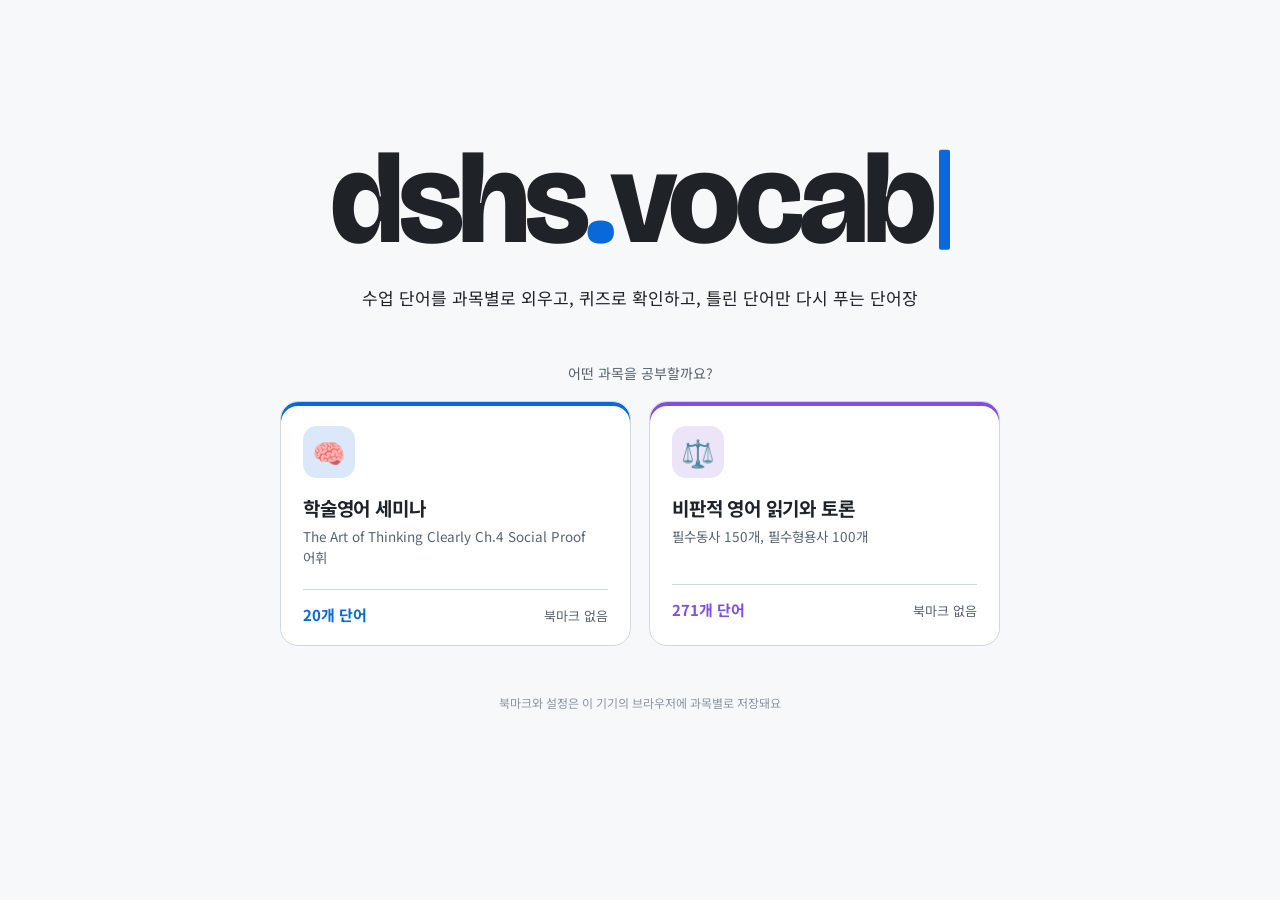
<file: 42/vocab.html>
<!DOCTYPE html>
<html lang="ko">
<head>
<meta charset="UTF-8">
<meta name="viewport" content="width=device-width, initial-scale=1, viewport-fit=cover">
<title>dshs.vocab</title>
<script>
// dshs42.app '공부' 탭 안에 띄울 때(vocab.html?embed=1#과목): 로고 · 과목 선택은 숨기고 사이트 테마 색을 따릅니다.
// 사이트(부모 창)와 같은 주소라 부모의 테마 값을 바로 읽습니다. 따로 열면 예전처럼 동작합니다.
window.VOCAB_EMBED = new URLSearchParams(location.search).has('embed') && window.parent !== window;
// 테마: 사이트의 테마 이름(data-theme: dark · light · ocean · forest · coco · sakura)과 밝기(data-tone)를 그대로 받아
// 이 파일의 <style> 에 있는 같은 이름의 색 묶음(:root[data-site=…])을 씁니다. 따로 열면 기기 설정(다크 · 라이트)을 따릅니다.
const VOCAB_SITES = ['dark', 'light', 'ocean', 'forest', 'coco', 'sakura'];
window.vocabTheme = function () {
  if (!window.VOCAB_EMBED) return;
  try {
    const p = window.parent.document.documentElement, root = document.documentElement;
    const tone = p.dataset.tone === 'light' ? 'light' : 'dark';
    root.dataset.tone = tone;
    root.dataset.site = VOCAB_SITES.includes(p.dataset.theme) ? p.dataset.theme : tone;
    // 단어장 문서와 iframe 의 색 모드를 같게: 다르면 브라우저가 iframe 뒤에 흰(검은) 바탕을 깔아 사이트 배경이 가려집니다
    root.style.colorScheme = tone;
    if (window.frameElement) window.frameElement.style.colorScheme = tone;
  } catch (e) {}
};
if (window.VOCAB_EMBED) { document.documentElement.classList.add('embed'); window.vocabTheme(); }
</script>
<meta name="description" content="수업 단어를 과목별로 외우고, 퀴즈로 확인하고, 틀린 단어만 다시 푸는 단어장">
<meta name="theme-color" content="#0d1117" media="(prefers-color-scheme: dark)">
<meta name="theme-color" content="#f6f8fa" media="(prefers-color-scheme: light)">
<meta property="og:title" content="dshs.vocab">
<meta property="og:description" content="학술영어 세미나 · 비판적 영어 읽기와 토론 단어 암기">
<meta property="og:type" content="website">
<link rel="icon" href="data:image/svg+xml,<svg xmlns=%22http://www.w3.org/2000/svg%22 viewBox=%220 0 100 100%22><text y=%22.9em%22 font-size=%2290%22>📚</text></svg>">
<link href="https://fonts.googleapis.com/css2?family=Bricolage+Grotesque:opsz,wght@12..96,600;12..96,800&family=Newsreader:ital,opsz,wght@1,6..72,400&family=Noto+Sans+KR:wght@300;400;500;700&family=Space+Mono:wght@400;700&display=swap" rel="stylesheet">
<style>
  :root {
    --bg: #f6f8fa;
    --surface: #ffffff;
    --surface2: #eef1f4;
    --border: #d0d7de;
    --accent: #0969da;
    --accent2: #1a7f37;
    --accent3: #c4432b;
    --accent4: #8250df;
    --text: #1f2328;
    --text-muted: #59636e;
    --text-dim: #8c959f;
    box-sizing: border-box;
    padding-top: env(safe-area-inset-top, 0px);
    padding-bottom: env(safe-area-inset-bottom, 0px);
  }
  html { scroll-padding-top: env(safe-area-inset-top, 0px); }
  /* 밝기: data-tone 이 있으면(사이트 안) 그것을, 없으면(따로 열면) 기기 설정을 따릅니다 */
  @media (prefers-color-scheme: dark) {
    :root:not([data-tone="light"]) {
      --bg: #0d1117; --surface: #161b22; --surface2: #21262d; --border: #30363d;
      --accent: #58a6ff; --accent2: #3fb950; --accent3: #f78166; --accent4: #d2a8ff;
      --text: #e6edf3; --text-muted: #7d8590; --text-dim: #6e7681;
    }
  }
  :root[data-tone="dark"] {
    --bg: #0d1117; --surface: #161b22; --surface2: #21262d; --border: #30363d;
    --accent: #58a6ff; --accent2: #3fb950; --accent3: #f78166; --accent4: #d2a8ff;
    --text: #e6edf3; --text-muted: #7d8590; --text-dim: #6e7681;
  }
  /* dshs42.app 의 화면 테마 (index.html 의 테마 색과 같은 값). --text-muted 는 보조 글자, --text-dim 은 더 흐린 글자.
     정답 초록(--accent2) · 오답 빨강(--accent3)은 뜻이 있는 색이라 밝기 기본값을 그대로 씁니다. 사이트 테마 색을 바꾸면 여기도 함께 바꿉니다. */
  :root[data-site="dark"] {
    --bg: #0a0a0f; --surface: #12121a; --surface2: #1a1a26; --border: #2a2a3d;
    --accent: #7c6fe0; --accent4: #e06f9e; --text: #e8e8f0; --text-muted: #8888aa; --text-dim: #55556a;
  }
  :root[data-site="light"] {
    --bg: #f5f5fa; --surface: #ffffff; --surface2: #eeeef5; --border: #d9d9e6;
    --accent: #6a5cd6; --accent4: #d0558a; --text: #1b1b28; --text-muted: #5a5a76; --text-dim: #8c8ca4;
  }
  :root[data-site="ocean"] {
    --bg: #07111b; --surface: #0c1824; --surface2: #122232; --border: #1f3448;
    --accent: #3fa7e0; --accent4: #5ad1d6; --text: #e3eef7; --text-muted: #8aa6bd; --text-dim: #557089;
  }
  :root[data-site="forest"] {
    --bg: #0a120d; --surface: #101a13; --surface2: #16241b; --border: #24382a;
    --accent: #5fbf7a; --accent4: #d6c25a; --text: #e6f0e8; --text-muted: #8fa996; --text-dim: #5b7262;
  }
  :root[data-site="coco"] {
    --bg: #f2f7f3; --surface: #ffffff; --surface2: #e6f0e8; --border: #cfe0d4;
    --accent: #2f9a52; --accent4: #b08f1c; --text: #142019; --text-muted: #4f6b58; --text-dim: #8aa392;
  }
  :root[data-site="sakura"] {
    --bg: #fbf3f6; --surface: #ffffff; --surface2: #f7e8ee; --border: #ecd3dd;
    --accent: #d0577f; --accent4: #9a6ad6; --text: #2a1a21; --text-muted: #7a5864; --text-dim: #ae8d99;
  }

  .cat-badge { white-space: nowrap; }
  .bm-reset { margin-left: 10px; padding: 5px 12px; font-size: 12.5px; }
  .btn.armed { border-color: #e5534b !important; color: #e5534b !important; }
  .sub-pills { margin-bottom: 14px; }

  /* 메인(과목 선택) */
  .logo { cursor: pointer; font-family: 'Bricolage Grotesque', sans-serif !important; font-weight: 800 !important; letter-spacing: -0.03em; color: var(--text) !important; }
  .logo span { color: var(--accent); }
  .subject-switch {
    display: inline-flex; align-items: center; gap: 8px; margin-left: 14px;
    background: var(--surface2); border: 1px solid var(--border); border-radius: 20px;
    padding: 5px 12px; color: var(--text); font-family: inherit; font-size: 13px; font-weight: 500; cursor: pointer;
  }
  .subject-switch:hover { border-color: var(--accent); }
  .subject-switch { white-space: nowrap; flex-shrink: 0; }
  .nav-tabs { min-width: 0; overflow-x: auto; scrollbar-width: none; }
  .nav-tabs::-webkit-scrollbar { display: none; }
  .nav-tab { white-space: nowrap; flex-shrink: 0; }
  @media (min-width: 641px) and (max-width: 940px) {
    .header { flex-wrap: wrap; row-gap: 6px; }
    .nav-tabs { order: 3; width: 100%; margin-left: 0 !important; }
    .subject-switch { margin-left: auto; }
  }
  .switch-hint { font-size: 11px; color: var(--text-muted); }
  /* ---------- 메인 화면 ---------- */
  body.is-home .header { display: none; }
  body.is-home .main { max-width: 1040px; }
  .home-hero { text-align: center; padding: clamp(56px, 12vh, 120px) 16px 44px; }
  .wordmark {
    font-family: 'Bricolage Grotesque', 'Noto Sans KR', sans-serif;
    font-weight: 800;
    font-size: clamp(56px, 14vw, 128px);
    line-height: 0.95;
    letter-spacing: -0.045em;
    color: var(--text);
    display: inline-flex; align-items: baseline;
  }
  .wordmark .dot { color: var(--accent); }
  .wordmark .caret {
    display: inline-block; width: 0.09em; height: 0.78em; margin-left: 0.06em;
    background: var(--accent); border-radius: 2px; transform: translateY(0.06em);
    animation: caret 1.1s steps(1) infinite;
  }
  @keyframes caret { 50% { opacity: 0; } }
  @media (prefers-reduced-motion: reduce) { .wordmark .caret { animation: none; } }
  .entry-line {
    margin-top: 18px; font-family: 'Newsreader', Georgia, serif; font-style: italic;
    font-size: clamp(17px, 2.4vw, 21px); color: var(--text-muted);
  }
  .entry-line .pos { margin-left: 10px; color: var(--accent); font-weight: 400; }
  .definition {
    margin: 22px auto 0; max-width: 40em; font-size: clamp(15px, 2vw, 17px); word-break: keep-all; text-wrap: balance;
    line-height: 1.6; color: var(--text);
  }
  .subject-sub, .home-foot { word-break: keep-all; }
  .home-prompt { margin: 8px 0 18px; font-size: 14px; color: var(--text-muted); text-align: center; }

  .subject-grid {
    display: grid; grid-template-columns: repeat(2, 1fr); gap: 18px;
    max-width: 720px; margin: 0 auto;
  }
  .subject-card {
    --c: var(--accent);
    position: relative; overflow: hidden;
    display: flex; flex-direction: column; align-items: flex-start; text-align: left;
    background: var(--surface); border: 1px solid var(--border); border-radius: 18px;
    padding: 24px 22px 20px; cursor: pointer; font-family: inherit; color: var(--text);
    box-shadow: inset 0 4px 0 var(--c);
    transition: border-color .15s, transform .15s;
  }
  .subject-card:hover { border-color: var(--c); transform: translateY(-3px); }
  .subject-card:focus-visible { outline: 3px solid var(--c); outline-offset: 3px; }
  .subject-card.bio  { --c: var(--accent2); }
  .subject-card.atc  { --c: var(--accent); }
  .subject-card.crit { --c: var(--accent4); }
  .subject-tile {
    width: 52px; height: 52px; border-radius: 14px; display: grid; place-items: center;
    font-size: 27px; background: color-mix(in srgb, var(--c) 15%, transparent); margin-bottom: 18px;
  }
  .subject-name { font-size: 19px; font-weight: 700; letter-spacing: -0.01em; line-height: 1.3; }
  .subject-sub { margin-top: 6px; font-size: 13.5px; color: var(--text-muted); line-height: 1.5; min-height: 2.6em; }
  .subject-foot {
    margin-top: 22px; padding-top: 14px; border-top: 1px solid var(--border);
    width: 100%; display: flex; justify-content: space-between; align-items: baseline; font-size: 13px;
  }
  .subject-count { color: var(--c); font-weight: 700; font-size: 15px; }
  .subject-bm { color: var(--text-muted); }
  .home-foot { text-align: center; margin: 48px 0 12px; font-size: 12px; color: var(--text-dim); }

  @media (max-width: 820px) {
    .subject-grid { grid-template-columns: 1fr; max-width: 520px; gap: 12px; }
    .subject-card { flex-direction: row; flex-wrap: wrap; align-items: center; padding: 18px 18px 16px; box-shadow: inset 4px 0 0 var(--c); }
    .subject-tile { margin: 0 14px 0 0; width: 46px; height: 46px; font-size: 24px; }
    .subject-text { flex: 1; min-width: 0; }
    .subject-sub { min-height: 0; margin-top: 3px; }
    .subject-foot { margin-top: 14px; padding-top: 12px; }
  }
  @media (max-width: 640px) {
    .subject-switch { margin-left: auto; }
    .home-hero { padding: 64px 8px 32px; }
  }

  * { box-sizing: border-box; margin: 0; padding: 0; }

  html { overflow-x: hidden; }
  /* 모바일에서 두 번 톡 쳐서 확대되지 않게 (두 손가락 확대는 그대로 됨) */
  html, body { touch-action: manipulation; }

  body {
    background: var(--bg);
    color: var(--text);
    font-family: 'Noto Sans KR', sans-serif;
    min-height: 100vh;
    overflow-x: hidden;
    max-width: 100vw;
  }

  /* 헤더 */
  .header {
    padding: 24px 32px 0;
    display: flex;
    align-items: center;
    gap: 16px;
    border-bottom: 1px solid var(--border);
    padding-bottom: 0;
  }
  .logo {
    font-family: 'Space Mono', monospace;
    font-size: 22px;
    font-weight: 700;
    color: var(--accent);
    letter-spacing: -1px;
  }
  .logo span { color: var(--accent4); }

  .nav-tabs {
    display: flex;
    gap: 0;
    margin-left: 16px;
  }
  .nav-tab {
    padding: 12px 15px;
    cursor: pointer;
    font-size: 14px;
    font-weight: 500;
    color: var(--text-muted);
    border-bottom: 2px solid transparent;
    transition: all 0.2s;
    user-select: none;
    white-space: nowrap;
  }
  .nav-tab:hover { color: var(--text); }
  .nav-tab.active {
    color: var(--accent);
    border-bottom-color: var(--accent);
  }

  /* 메인 레이아웃 */
  .main { padding: 32px; max-width: 1200px; margin: 0 auto; }

  /* === 학습 탭 === */
  .study-header {
    display: flex;
    align-items: center;
    gap: 16px;
    margin-bottom: 24px;
    flex-wrap: wrap;
  }
  .study-title {
    font-family: 'Space Mono', monospace;
    font-size: 13px;
    color: var(--text-muted);
    letter-spacing: 0.1em;
    text-transform: uppercase;
  }
  .category-pills {
    display: flex;
    gap: 8px;
    flex-wrap: wrap;
  }
  .pill {
    padding: 4px 14px;
    border-radius: 20px;
    font-size: 12px;
    font-weight: 500;
    cursor: pointer;
    border: 1px solid var(--border);
    color: var(--text-muted);
    background: var(--surface);
    transition: all 0.18s;
    user-select: none;
  }
  .pill:hover { border-color: var(--accent); color: var(--accent); }
  .pill.active { background: var(--accent); border-color: var(--accent); color: #0d1117; }

  /* 하위 태그(주제) 필터 */
  .sub-pills {
    display: flex;
    gap: 6px;
    flex-wrap: wrap;
    margin-top: 12px;
  }
  .sub-pills:empty { display: none; }
  .sub-pill {
    padding: 3px 12px;
    border-radius: 16px;
    font-size: 11px;
    font-weight: 500;
    cursor: pointer;
    border: 1px solid var(--border);
    color: var(--text-dim);
    background: transparent;
    transition: all 0.18s;
    user-select: none;
  }
  .sub-pill:hover { border-color: var(--accent3); color: var(--accent3); }
  .sub-pill.active { background: var(--accent3); border-color: var(--accent3); color: #0d1117; }

  /* 퀴즈 카테고리 그룹 */
  .cat-group { margin-bottom: 18px; }
  .cat-group-head {
    display: flex; align-items: center; justify-content: space-between;
    margin-bottom: 8px;
  }
  .cat-group-title { font-size: 14px; font-weight: 700; font-family: 'Space Mono', monospace; color: var(--text); }
  .cat-group-toggle {
    font-size: 11px; color: var(--text-dim); cursor: pointer;
    border: 1px solid var(--border); border-radius: 14px; padding: 2px 11px;
    user-select: none; transition: all 0.18s;
  }
  .cat-group-toggle:hover { border-color: var(--accent); color: var(--accent); }

  .word-count {
    margin-left: auto;
    font-family: 'Space Mono', monospace;
    font-size: 12px;
    color: var(--text-dim);
  }

  /* 학습 테이블 */
  .word-table {
    width: 100%;
    border-collapse: collapse;
    border: 1px solid var(--border);
    border-radius: 10px;
    overflow: hidden;
  }
  .word-table thead th {
    background: var(--surface2);
    padding: 12px 20px;
    text-align: left;
    font-family: 'Space Mono', monospace;
    font-size: 11px;
    letter-spacing: 0.12em;
    text-transform: uppercase;
    color: var(--text-muted);
    border-bottom: 1px solid var(--border);
    font-weight: 400;
  }
  .word-table tbody tr {
    border-bottom: 1px solid var(--border);
    transition: background 0.15s;
  }
  .word-table tbody tr:last-child { border-bottom: none; }
  .word-table tbody tr:hover { background: var(--surface2); }
  .word-table tbody td {
    padding: 14px 20px;
    font-size: 14px;
  }
  .word-en {
    font-family: 'Space Mono', monospace;
    font-size: 13px;
    color: var(--accent);
    font-weight: 700;
  }
  .word-ko {
    color: var(--text);
    font-weight: 400;
  }
  .cat-badge {
    display: inline-block;
    padding: 2px 10px;
    border-radius: 4px;
    font-size: 11px;
    font-weight: 500;
  }
  .cat-1 { background: rgba(63,185,80,0.15); color: var(--accent2); }
  .cat-2 { background: rgba(88,166,255,0.15); color: var(--accent); }
  .cat-3 { background: rgba(247,129,102,0.15); color: var(--accent3); }
  .cat-4 { background: rgba(210,168,255,0.15); color: var(--accent4); }
  .cat-5 { background: rgba(255,213,79,0.15); color: #ffd54f; }

  .no-result {
    text-align: center;
    padding: 60px;
    color: var(--text-dim);
    font-size: 14px;
  }

  /* 검색 */
  .search-box {
    position: relative;
    margin-bottom: 20px;
  }
  .search-box input {
    width: 100%;
    background: var(--surface);
    border: 1px solid var(--border);
    border-radius: 8px;
    padding: 10px 16px 10px 40px;
    color: var(--text);
    font-size: 14px;
    font-family: 'Noto Sans KR', sans-serif;
    outline: none;
    transition: border-color 0.2s;
  }
  .search-box input:focus { border-color: var(--accent); }
  .search-box input::placeholder { color: var(--text-dim); }
  .search-icon {
    position: absolute;
    left: 14px;
    top: 50%;
    transform: translateY(-50%);
    color: var(--text-dim);
    font-size: 14px;
  }

  /* === 퀴즈 탭 === */
  .quiz-wrap {
    max-width: 640px;
    margin: 0 auto;
  }

  .quiz-settings {
    display: flex;
    gap: 12px;
    margin-bottom: 28px;
    flex-wrap: wrap;
    align-items: center;
  }
  .quiz-settings label {
    font-size: 13px;
    color: var(--text-muted);
  }
  .settings-group {
    display: flex;
    gap: 8px;
    align-items: center;
  }

  .btn {
    padding: 8px 20px;
    border-radius: 6px;
    font-size: 13px;
    font-weight: 500;
    cursor: pointer;
    border: 1px solid var(--border);
    background: var(--surface2);
    color: var(--text);
    font-family: 'Noto Sans KR', sans-serif;
    transition: all 0.18s;
    user-select: none;
  }
  .btn:hover { border-color: var(--accent); color: var(--accent); }
  .btn.primary {
    background: var(--accent);
    border-color: var(--accent);
    color: #0d1117;
    font-weight: 700;
  }
  .btn.primary:hover { opacity: 0.85; color: #0d1117; }
  .btn.danger {
    background: var(--accent3);
    border-color: var(--accent3);
    color: #0d1117;
    font-weight: 700;
  }
  .btn.success-btn {
    background: var(--accent2);
    border-color: var(--accent2);
    color: #0d1117;
    font-weight: 700;
  }

  /* 진행률 바 */
  .progress-wrap {
    margin-bottom: 32px;
  }
  .progress-meta {
    display: flex;
    justify-content: space-between;
    font-size: 12px;
    color: var(--text-muted);
    margin-bottom: 8px;
    font-family: 'Space Mono', monospace;
  }
  .progress-bar {
    height: 4px;
    background: var(--surface2);
    border-radius: 2px;
    overflow: hidden;
  }
  .progress-fill {
    height: 100%;
    background: linear-gradient(90deg, var(--accent), var(--accent4));
    border-radius: 2px;
    transition: width 0.4s ease;
  }

  /* 퀴즈 카드 */
  .quiz-card {
    background: var(--surface);
    border: 1px solid var(--border);
    border-radius: 16px;
    padding: 48px 40px;
    text-align: center;
    position: relative;
    overflow: hidden;
  }
  .quiz-card::before {
    content: '';
    position: absolute;
    top: 0; left: 0; right: 0;
    height: 2px;
    background: linear-gradient(90deg, var(--accent), var(--accent4), var(--accent3));
  }
  .quiz-category-tag {
    display: inline-block;
    padding: 4px 12px;
    border-radius: 4px;
    font-size: 11px;
    font-weight: 500;
    margin-bottom: 24px;
  }
  .quiz-word {
    font-family: 'Space Mono', monospace;
    font-size: 36px;
    font-weight: 700;
    color: var(--text);
    margin-bottom: 8px;
    line-height: 1.2;
  }
  .quiz-hint {
    font-size: 12px;
    color: var(--text-dim);
    margin-bottom: 36px;
    height: 20px;
  }

  .answer-input-wrap {
    display: flex;
    gap: 10px;
    margin-bottom: 20px;
  }
  .answer-input {
    flex: 1;
    min-width: 0;
    background: var(--surface2);
    border: 1.5px solid var(--border);
    border-radius: 8px;
    padding: 12px 16px;
    color: var(--text);
    font-size: 16px;
    font-family: 'Noto Sans KR', sans-serif;
    outline: none;
    transition: border-color 0.2s;
    text-align: center;
  }
  .answer-input:focus { border-color: var(--accent); }
  .answer-input.correct { border-color: var(--accent2) !important; background: rgba(63,185,80,0.1); }
  .answer-input.wrong { border-color: var(--accent3) !important; background: rgba(247,129,102,0.1); }
  .answer-input::placeholder { color: var(--text-dim); }

  .feedback-area {
    min-height: 56px;
    display: flex;
    align-items: center;
    justify-content: center;
    flex-direction: column;
    gap: 6px;
    margin-bottom: 20px;
  }
  .feedback-correct {
    color: var(--accent2);
    font-size: 18px;
    font-weight: 700;
    animation: pop 0.3s ease;
  }
  .feedback-wrong {
    color: var(--accent3);
    font-size: 15px;
    font-weight: 500;
  }
  .word-note { display:block; font-size:11px; color:var(--text-dim); margin-top:4px; line-height:1.4; }
  .feedback-note { margin-top:8px; font-size:13px; color:var(--text-muted); }
  .auto-bm-inline {
    display:flex; align-items:center; justify-content:center; gap:8px;
    margin-top:16px; font-size:13px; color:var(--text-muted); cursor:pointer; user-select:none;
  }
  .auto-bm-inline input { accent-color:var(--accent); width:15px; height:15px; }
  .feedback-answer {
    font-size: 13px;
    color: var(--text-muted);
  }
  @keyframes pop {
    0% { transform: scale(0.7); opacity: 0; }
    60% { transform: scale(1.1); }
    100% { transform: scale(1); opacity: 1; }
  }

  .quiz-actions {
    display: flex;
    gap: 10px;
    justify-content: center;
    flex-wrap: wrap;
  }

  /* 결과 화면 */
  .result-card {
    background: var(--surface);
    border: 1px solid var(--border);
    border-radius: 16px;
    padding: 48px 40px;
    text-align: center;
  }
  .result-score {
    font-family: 'Space Mono', monospace;
    font-size: 72px;
    font-weight: 700;
    line-height: 1;
    margin-bottom: 8px;
    background: linear-gradient(135deg, var(--accent), var(--accent4));
    -webkit-background-clip: text;
    -webkit-text-fill-color: transparent;
    background-clip: text;
  }
  .result-label {
    color: var(--text-muted);
    font-size: 14px;
    margin-bottom: 36px;
  }
  .result-stats {
    display: flex;
    gap: 24px;
    justify-content: center;
    margin-bottom: 36px;
  }
  .stat-box {
    background: var(--surface2);
    border: 1px solid var(--border);
    border-radius: 10px;
    padding: 16px 24px;
    min-width: 100px;
  }
  .stat-num {
    font-family: 'Space Mono', monospace;
    font-size: 28px;
    font-weight: 700;
    margin-bottom: 4px;
  }
  .stat-num.green { color: var(--accent2); }
  .stat-num.red { color: var(--accent3); }
  .stat-label { font-size: 12px; color: var(--text-muted); }

  /* 틀린 단어 목록 */
  .wrong-list { margin-top: 32px; text-align: left; }
  .wrong-list-title {
    font-size: 12px;
    color: var(--text-muted);
    font-family: 'Space Mono', monospace;
    letter-spacing: 0.1em;
    text-transform: uppercase;
    margin-bottom: 12px;
  }
  .wrong-item {
    display: flex;
    justify-content: space-between;
    align-items: center;
    padding: 10px 14px;
    background: var(--surface2);
    border-radius: 6px;
    margin-bottom: 6px;
    font-size: 13px;
  }
  .wrong-item-en {
    font-family: 'Space Mono', monospace;
    color: var(--accent3);
    font-weight: 700;
  }
  .wrong-item-ko { color: var(--text-muted); }

  /* 초기화면 */
  .quiz-start {
    text-align: center;
    padding: 60px 20px;
  }
  .quiz-start h2 {
    font-size: 24px;
    font-weight: 700;
    margin-bottom: 12px;
    font-family: 'Space Mono', monospace;
    color: var(--accent);
  }
  .quiz-start p {
    color: var(--text-muted);
    font-size: 14px;
    margin-bottom: 32px;
    line-height: 1.6;
  }
  .cat-select-grid {
    display: grid;
    grid-template-columns: repeat(auto-fit, minmax(140px, 1fr));
    gap: 10px;
    margin-bottom: 28px;
  }
  .cat-toggle {
    padding: 12px;
    border-radius: 8px;
    border: 1.5px solid var(--border);
    background: var(--surface);
    cursor: pointer;
    transition: all 0.18s;
    user-select: none;
    font-size: 13px;
    font-family: 'Noto Sans KR', sans-serif;
    font-weight: 500;
    color: var(--text-muted);
  }
  .cat-toggle.selected {
    color: #0d1117;
  }
  .cat-toggle.selected.c0 { background: var(--accent2); border-color: var(--accent2); }
  .cat-toggle.selected.c1 { background: var(--accent); border-color: var(--accent); }
  .cat-toggle.selected.c2 { background: var(--accent3); border-color: var(--accent3); }
  .cat-toggle.selected.c3 { background: var(--accent4); border-color: var(--accent4); }
  .cat-toggle.selected.c4 { background: #ffd54f; border-color: #ffd54f; }
  .cat-toggle:not(.selected):hover { border-color: var(--text-muted); color: var(--text); }

  .total-info {
    font-size: 13px;
    color: var(--text-dim);
    margin-bottom: 24px;
    font-family: 'Space Mono', monospace;
  }

  /* 북마크 */
  .bookmark-btn {
    background: none;
    border: none;
    cursor: pointer;
    font-size: 20px;
    padding: 4px 8px;
    border-radius: 4px;
    transition: transform 0.15s, color 0.15s;
    line-height: 1;
    color: #9aa4b2;            /* 빈 별(☆)이 어두운 배경에서도 잘 보이도록 */
  }
  .bookmark-btn:hover { transform: scale(1.3); color: #ffd54f; }

  .empty-bookmark {
    text-align: center;
    padding: 60px 20px;
    color: var(--text-dim);
    font-size: 14px;
    line-height: 1.8;
  }
  .empty-bookmark .big { font-size: 36px; margin-bottom: 12px; }

  /* 유틸 */
  .hidden { display: none !important; }
  /* 켜고 끄는 토글 스위치 (input type=checkbox class=switch) */
  input.switch { appearance: none; -webkit-appearance: none; flex-shrink: 0; position: relative; width: 36px; height: 20px; margin: 0;
    border-radius: 999px; background: var(--border); cursor: pointer; transition: background .2s; }
  input.switch::after { content: ""; position: absolute; top: 2px; left: 2px; width: 16px; height: 16px; border-radius: 50%;
    background: #fff; box-shadow: 0 1px 2px rgba(0,0,0,.3); transition: transform .2s; }
  input.switch:checked { background: var(--accent); }
  input.switch:checked::after { transform: translateX(16px); }
  input.switch:focus-visible { outline: 2px solid var(--accent); outline-offset: 2px; }

  /* ===== 모바일 대응 ===== */
  @media (max-width: 640px) {
    /* 헤더: 로고 + 탭이 화면을 넘지 않도록 줄바꿈/축소 */
    .header { padding: 14px 12px 0; gap: 8px; flex-wrap: wrap; }
    .logo { font-size: 18px; }
    .nav-tabs { margin-left: 0; width: 100%; gap: 0; }
    .nav-tab { padding: 10px 12px; font-size: 13px; flex: 1; text-align: center; }

    .main { padding: 18px 12px; max-width: 100%; }
    .main > * { max-width: 100%; }

    /* 표: 칸 여백을 줄이고, 글자가 한 글자씩 세로로 깨지지 않게 */
    .word-table thead th { padding: 10px 8px; font-size: 10px; letter-spacing: 0.03em; }
    .word-table tbody td { padding: 11px 8px; font-size: 13px; vertical-align: top; }
    .word-en { font-size: 12px; }
    .word-en, .word-ko {
      word-break: keep-all;     /* 한글: 단어 단위로 줄바꿈 */
      overflow-wrap: anywhere;  /* 긴 영어 단어: 필요할 때만 잘림 */
      white-space: normal;
    }
    /* # 번호 열은 숨겨 공간 확보 */
    .word-table th:first-child,
    .word-table td:first-child { display: none; }
    .cat-badge { padding: 2px 7px; font-size: 10px; }

    /* 헤더·검색·카테고리 영역 */
    .study-header { flex-wrap: wrap; gap: 8px; }
    .cat-select-grid { grid-template-columns: repeat(auto-fit, minmax(108px, 1fr)); gap: 8px; }
    .cat-toggle { padding: 10px; font-size: 12px; }
    .quiz-start { padding: 32px 6px; }

    /* 퀴즈 카드: 여백 축소 + 입력창/확인 버튼 세로 배치로 확인 버튼이 항상 보이게 */
    .quiz-card { padding: 28px 16px; }
    .answer-input-wrap { flex-direction: column; gap: 10px; }
    .answer-input-wrap .btn { width: 100%; }
    .answer-input { font-size: 16px; }
    .quiz-actions { gap: 8px; }
    .quiz-actions .btn { flex: 1; min-width: 0; padding: 10px 8px; }
  }

  /* 한글 단어 줄바꿈 기본값 (모든 화면) */
  .word-en, .word-ko { word-break: keep-all; overflow-wrap: anywhere; }
  .word-en { overflow-wrap: normal; word-break: normal; hyphens: manual; }   /* 영어 단어는 글자 중간에서 끊지 않음 */
  .word-table td:nth-child(2) { min-width: 88px; }

  /* 스크롤바 */
  ::-webkit-scrollbar { width: 6px; }
  ::-webkit-scrollbar-track { background: var(--bg); }
  ::-webkit-scrollbar-thumb { background: var(--border); border-radius: 3px; }

/* ===== 문법 빈칸 탭 (ATC 문법 빈칸 암기) ===== */
#tab-grammar { --panel: var(--surface); --ink: var(--text); --muted: var(--text-muted); --line: var(--border); --soft: var(--surface2);
  --ok:#1f7a4d; --ok-bg:#e6f4ec; --bad:#b4232a; --bad-bg:#fbe9ea; --hint:#b4232a; --hint-bg:#fdf0ee;
  --serif:'Noto Sans KR',-apple-system,'Apple SD Gothic Neo','Malgun Gothic',sans-serif; --sans:inherit;
  max-width: 780px; margin: 0 auto; line-height: 1.6; }
@media (prefers-color-scheme: dark) { :root:not([data-tone="light"]) #tab-grammar {
  --ok:#5fcf95; --ok-bg:#16322a; --bad:#ff7b80; --bad-bg:#3a1d20; --hint:#ff9d8f; --hint-bg:#3a2320; } }
:root[data-tone="dark"] #tab-grammar { --ok:#5fcf95; --ok-bg:#16322a; --bad:#ff7b80; --bad-bg:#3a1d20; --hint:#ff9d8f; --hint-bg:#3a2320; }
#tab-grammar button, #tab-grammar input { font: inherit; color: inherit; }
#tab-grammar button,#tab-grammar input,#tab-grammar select{font:inherit;color:inherit}
#tab-grammar .g-head{display:flex;align-items:baseline;gap:10px;flex-wrap:wrap;margin-bottom:12px}
#tab-grammar .g-head h1{font-family:var(--serif);font-size:22px;margin:0}
#tab-grammar .g-head .k{color:var(--muted);font-size:12px}
#tab-grammar .stats{display:flex;gap:8px;flex-wrap:wrap;margin-bottom:12px}
#tab-grammar .stat{background:var(--panel);border:1px solid var(--line);border-radius:10px;padding:6px 12px;font-size:13px}
#tab-grammar .stat b{font-size:16px;margin-left:4px}
#tab-grammar details.set{background:var(--panel);border:1px solid var(--line);border-radius:10px;padding:8px 14px;margin-bottom:14px}
#tab-grammar details.set summary{cursor:pointer;font-weight:700;font-size:14px}
#tab-grammar .row{display:flex;flex-wrap:wrap;gap:6px;margin:8px 0;align-items:center}
#tab-grammar .row .lbl{font-size:12px;color:var(--muted);width:56px}
#tab-grammar .chip{border:1px solid var(--line);background:var(--panel);border-radius:999px;padding:3px 11px;font-size:13px;cursor:pointer}
#tab-grammar .chip.on{background:var(--ink);color:var(--bg);border-color:var(--ink)}
#tab-grammar .card{background:var(--panel);border:1px solid var(--line);border-radius:14px;padding:18px 20px;box-shadow:0 1px 0 rgba(0,0,0,.03)}
#tab-grammar .meta{display:flex;gap:8px;align-items:center;font-size:12px;color:var(--muted);margin-bottom:8px;flex-wrap:wrap}
#tab-grammar .tag{color:#fff;border-radius:5px;padding:1px 7px;font-size:11px;font-weight:700}
#tab-grammar .ko{font-size:13.5px;color:var(--muted);margin-bottom:10px}
#tab-grammar .ko.hide{filter:blur(5px);cursor:pointer}
#tab-grammar .en{font-family:var(--serif);font-size:19px;line-height:2.1}
#tab-grammar .en .fill{border-bottom:1.5px solid var(--line);color:var(--muted);padding:0 2px}
#tab-grammar .blank{display:inline-flex;align-items:baseline;gap:4px;white-space:nowrap}
#tab-grammar .blank input{font-family:var(--serif);font-size:18px;border:0;border-bottom:2px solid var(--accent);background:transparent;padding:0 4px;min-width:90px;outline:none;text-align:center}
#tab-grammar .blank input:focus{background:var(--soft)}
#tab-grammar .blank input.ok{border-color:var(--ok);color:var(--ok);background:var(--ok-bg)}
#tab-grammar .blank input.bad{border-color:var(--bad);color:var(--bad);background:var(--bad-bg)}
#tab-grammar .hint{font-family:var(--sans);font-size:12.5px;color:var(--hint);background:var(--hint-bg);border-radius:5px;padding:0 6px;white-space:nowrap}
#tab-grammar .res{margin-top:14px;display:none}
#tab-grammar .res.show{display:block}
#tab-grammar .verdict{font-weight:700;font-size:15px;margin-bottom:6px}
#tab-grammar .verdict.ok{color:var(--ok)}
#tab-grammar .verdict.bad{color:var(--bad)}
#tab-grammar .exp{background:var(--soft);border-radius:8px;padding:9px 12px;font-size:14px;margin-bottom:6px}
#tab-grammar .exp .a{font-family:var(--serif);font-weight:700}
#tab-grammar .exp .yours{color:var(--bad);text-decoration:line-through;margin-right:6px}
#tab-grammar .full{font-family:var(--serif);font-size:15px;color:var(--muted);margin-top:8px}
#tab-grammar .full mark{background:transparent;color:var(--ink);font-weight:700;border-bottom:1.5px solid var(--accent)}
#tab-grammar .actions{display:flex;gap:8px;margin-top:14px;flex-wrap:wrap}
#tab-grammar .btn{border:1px solid var(--accent);background:var(--accent);color:var(--bg);border-radius:9px;padding:8px 16px;cursor:pointer;font-weight:700}
#tab-grammar .btn.ghost{background:transparent;color:var(--ink);border-color:var(--line);font-weight:400}
#tab-grammar .foot{font-size:12px;color:var(--muted);margin-top:12px}
#tab-grammar kbd{border:1px solid var(--line);border-radius:4px;padding:0 5px;font-size:11px;background:var(--panel)}
#tab-grammar .weak{margin-top:16px;background:var(--panel);border:1px solid var(--line);border-radius:10px;padding:10px 14px;font-size:13px}
#tab-grammar .weak table{width:100%;border-collapse:collapse}
#tab-grammar .weak td{padding:3px 4px;border-bottom:1px dotted var(--line)}
#tab-grammar .bar{height:6px;background:var(--soft);border-radius:3px;overflow:hidden;min-width:80px}
#tab-grammar .bar i{display:block;height:100%;background:var(--bad)}
#tab-grammar .big{font-family:var(--serif);font-size:44px;font-weight:700;line-height:1.1}
#tab-grammar .big small{font-size:20px;color:var(--muted);margin-left:2px}
#tab-grammar .choice{display:grid;grid-template-columns:1fr 1fr;gap:10px}
#tab-grammar .opt{text-align:left;border:1.5px solid var(--accent);background:var(--panel);border-radius:12px;padding:14px 16px;cursor:pointer}
#tab-grammar .opt b{display:block;font-size:17px;margin-bottom:2px}
#tab-grammar .opt span{font-size:13px;color:var(--muted)}
#tab-grammar .opt:hover:not([disabled]){background:var(--soft)}
#tab-grammar .opt[disabled]{opacity:.45;cursor:default;border-color:var(--line)}
#tab-grammar .wlist{margin-top:18px;border-top:1px solid var(--line);padding-top:12px}
#tab-grammar .wn{padding:10px 0;border-bottom:1px dotted var(--line)}
#tab-grammar .wn .sent{font-family:var(--serif);font-size:15.5px;line-height:1.8}
#tab-grammar .wn mark{background:transparent;color:var(--ink);font-weight:700;border-bottom:1.5px solid var(--accent)}
#tab-grammar .wn mark.wr{color:var(--bad);border-color:var(--bad)}
#tab-grammar .why{font-size:13.5px;margin-top:3px}
#tab-grammar .why .a{font-family:var(--serif);font-weight:700}
@media (max-width:560px){#tab-grammar .choice{grid-template-columns:1fr}}
@media (max-width:560px){#tab-grammar .en{font-size:17px}
#tab-grammar .blank input{font-size:16px;min-width:70px}
#tab-grammar .card{padding:14px}}
#tab-grammar .g-head h1 { font-family: 'Bricolage Grotesque', 'Noto Sans KR', sans-serif; letter-spacing: -0.02em; }
#tab-grammar .g-star { background: none; border: 0; cursor: pointer; font-size: 20px; line-height: 1; padding: 2px 6px; margin-left: auto; color: #9aa4b2; transition: transform .15s; }
#tab-grammar .g-star:hover { transform: scale(1.25); color: #ffd54f; }
#tab-grammar .g-bmhead { display: flex; align-items: center; gap: 10px; flex-wrap: wrap; }
#tab-grammar .g-bmhead .btn { padding: 5px 12px; font-size: 13px; }
#tab-grammar .g-bmhead .btn:first-of-type { margin-left: auto; }
#tab-grammar .g-bmitem { padding: 10px 0; border-bottom: 1px dotted var(--line); }
#tab-grammar .g-bmitem:last-child { border-bottom: 0; }
#tab-grammar .g-bmitem .meta { margin-bottom: 2px; }
#tab-grammar .g-bmitem .sent { font-family: var(--serif); font-size: 15.5px; line-height: 1.8; }
#tab-grammar .g-bmitem mark { background: transparent; color: var(--ink); font-weight: 700; border-bottom: 1.5px solid var(--accent); }
#tab-grammar .g-bmitem .kot { font-size: 13px; color: var(--muted); }
#tab-grammar .g-empty { color: var(--muted); font-size: 13px; margin: 6px 0 2px; }
#tab-grammar .g-bline { display: flex; flex-wrap: wrap; align-items: center; gap: 6px; margin-top: 6px; padding: 6px 10px; background: var(--soft); border-radius: 8px; font-size: 14px; }
#tab-grammar .g-bline .a { font-weight: 700; }
#tab-grammar .g-bline .g-star { font-size: 17px; }
#tab-grammar .g-brule { flex-basis: 100%; font-size: 12.5px; color: var(--muted); line-height: 1.5; }
#tab-grammar .exp .g-star, #tab-grammar .why .g-star { font-size: 17px; margin-left: 4px; vertical-align: -2px; }
#tab-grammar .g-wdel { background: none; border: 1px solid var(--line); border-radius: 6px; color: var(--muted); cursor: pointer; font-size: 12px; padding: 1px 7px; margin-left: auto; }
#tab-grammar .g-wdel:hover { color: var(--bad); border-color: var(--bad); }
#tab-grammar .g-wdel + .g-star { margin-left: 0; }
#tab-grammar .g-bmitem mark.wr { border-bottom-color: var(--bad); color: var(--bad); }
#tab-grammar .en { font-size: 18px; line-height: 2.05; letter-spacing: -0.005em; }
#tab-grammar .g-auto { display: flex; align-items: center; justify-content: center; gap: 8px; margin-top: 12px; font-size: 13px; color: var(--muted); cursor: pointer; user-select: none; }
#tab-grammar .g-auto input { accent-color: var(--accent); width: 15px; height: 15px; }


/* ===== 테스트 탭 (학술영어 세미나) ===== */
#tab-test { max-width: 780px; margin: 0 auto; --ok:#1f7a4d; --ok-bg:#e6f4ec; --bad:#b4232a; --bad-bg:#fbe9ea; --warn:#9a6700; --warn-bg:#fff4d6; }
@media (prefers-color-scheme: dark) { :root:not([data-tone="light"]) #tab-test { --ok:#5fcf95; --ok-bg:#16322a; --bad:#ff7b80; --bad-bg:#3a1d20; --warn:#e3b341; --warn-bg:#3a2e12; } }
:root[data-tone="dark"] #tab-test { --ok:#5fcf95; --ok-bg:#16322a; --bad:#ff7b80; --bad-bg:#3a1d20; --warn:#e3b341; --warn-bg:#3a2e12; }
#tab-test .t-head { display: flex; align-items: baseline; gap: 12px; flex-wrap: wrap; margin-bottom: 14px; }
#tab-test .t-head h1 { font-family: 'Bricolage Grotesque', 'Noto Sans KR', sans-serif; font-size: 26px; letter-spacing: -0.02em; }
#tab-test .t-credit { font-size: 13px; color: var(--text-muted); }
#tab-test .t-seg { display: flex; gap: 4px; padding: 4px; background: var(--surface2); border: 1px solid var(--border); border-radius: 12px; margin-bottom: 16px; }
#tab-test .t-seg button { flex: 1; border: 0; background: none; color: var(--text-muted); font: inherit; font-size: 14px; font-weight: 600; padding: 9px 6px; border-radius: 9px; cursor: pointer; }
#tab-test .t-seg button.on { background: var(--surface); color: var(--text); box-shadow: 0 1px 2px rgba(0,0,0,.15); }
#tab-test .t-chips { display: flex; flex-wrap: wrap; gap: 6px; margin-bottom: 12px; align-items: center; }
#tab-test .t-chip { border: 1px solid var(--border); background: var(--surface); color: var(--text); border-radius: 16px; padding: 5px 12px; font: inherit; font-size: 13px; cursor: pointer; }
#tab-test .t-chip.on { background: var(--text); color: var(--bg); border-color: var(--text); }
#tab-test .t-chip small { opacity: .7; margin-left: 2px; }
#tab-test .t-lbl { font-size: 12px; color: var(--text-muted); margin-right: 4px; white-space: nowrap; }
#tab-test .t-card { background: var(--surface); border: 1px solid var(--border); border-radius: 14px; padding: 20px; margin-bottom: 14px; }
#tab-test .t-meta { font-size: 13px; color: var(--text-muted); margin-bottom: 10px; }
#tab-test .t-meta b { color: var(--text); }
#tab-test .t-box { display: flex; flex-wrap: wrap; gap: 6px; padding: 12px; border: 1.5px dashed var(--border); border-radius: 10px; }
#tab-test .t-word { border: 1px solid var(--border); background: var(--surface2); color: var(--text); border-radius: 8px; padding: 6px 11px; font: inherit; font-size: 14px; font-weight: 600; cursor: pointer; }
#tab-test .t-word:hover { border-color: var(--accent); }
#tab-test .t-word.used { opacity: .4; text-decoration: line-through; }
#tab-test .t-hint { font-size: 12px; color: var(--text-dim); margin: 6px 0 12px; }
#tab-test .t-list { padding-left: 22px; }
#tab-test .t-list li { margin: 10px 0; padding-left: 2px; }
#tab-test .t-sent, #tab-test .t-given { font-size: 16px; line-height: 2.1; }
#tab-test .t-given { background: var(--surface2); border-radius: 8px; padding: 6px 12px; margin: 8px 0 10px; line-height: 1.8; }
#tab-test .t-in { border: 0; border-bottom: 2px solid var(--accent); background: transparent; color: var(--text); font: inherit; font-size: 15px; padding: 1px 4px; margin: 0 3px; text-align: center; border-radius: 4px 4px 0 0; outline: none; max-width: 100%; }
#tab-test .t-in.wide { width: 100%; text-align: left; margin: 6px 0 0; padding: 6px 8px; }
#tab-test .t-in:focus { background: var(--surface2); }
#tab-test .ok { }
#tab-test .t-in.ok, #tab-test .t-ta.ok { border-color: var(--ok); background: var(--ok-bg); }
#tab-test .t-in.bad, #tab-test .t-ta.bad { border-color: var(--bad); background: var(--bad-bg); }
#tab-test .t-ta.near { border-color: var(--warn); background: var(--warn-bg); }
#tab-test .t-ta { width: 100%; border: 1px solid var(--border); border-radius: 10px; background: var(--bg); color: var(--text); font: inherit; font-size: 15px; line-height: 1.6; padding: 10px 12px; resize: vertical; }
#tab-test .t-ta:focus { outline: 2px solid var(--accent); outline-offset: 0; border-color: transparent; }
#tab-test .t-ta.essay { min-height: 200px; }
#tab-test .t-unused { display: flex; flex-wrap: wrap; align-items: center; gap: 6px; margin-top: 14px; padding-top: 12px; border-top: 1px solid var(--border); }
#tab-test .t-sol { font-size: 14px; color: var(--text); margin-top: 4px; line-height: 1.6; }
#tab-test .t-dim { color: var(--text-muted); font-size: 13px; }
#tab-test .t-result { margin-top: 14px; padding: 12px 14px; border-radius: 10px; background: var(--surface2); font-size: 15px; }
#tab-test .t-result.ok { background: var(--ok-bg); }
#tab-test .t-extra { margin-top: 8px; font-size: 13.5px; color: var(--text-muted); line-height: 1.6; }
#tab-test .t-extra b { display: block; color: var(--text); font-size: 13px; }
#tab-test .t-actions { display: flex; flex-wrap: wrap; gap: 8px; margin-top: 14px; }
#tab-test .t-actions .btn { padding: 9px 18px; font-size: 14px; }
#tab-test .t-ko { font-size: 14px; color: var(--text-muted); margin-bottom: 8px; }
#tab-test .t-chunks { display: flex; flex-wrap: wrap; gap: 6px; margin-bottom: 10px; }
#tab-test .t-chunks span { border: 1px solid var(--border); border-radius: 7px; padding: 3px 9px; font-size: 14px; background: var(--surface2); }
#tab-test .t-task { font-size: 14px; color: var(--text-muted); }
#tab-test .t-row2 { margin-top: 6px; }
#tab-test .t-verdict { margin-top: 10px; font-weight: 700; font-size: 14.5px; }
#tab-test .t-verdict.ok { color: var(--ok); } #tab-test .t-verdict.bad { color: var(--bad); } #tab-test .t-verdict.near { color: var(--warn); }
#tab-test .t-summary { display: flex; flex-wrap: wrap; align-items: center; gap: 8px; margin-bottom: 14px; font-size: 14px; color: var(--text-muted); }
#tab-test .t-summary b { color: var(--text); }
#tab-test .t-sp { flex: 1; }
#tab-test .t-quote { border-left: 3px solid var(--accent); padding: 4px 12px; margin-bottom: 10px; font-size: 15px; line-height: 1.6; }
#tab-test .t-prompt { font-size: 15.5px; line-height: 1.65; margin-bottom: 12px; }
#tab-test .t-req { font-size: 14px; background: var(--surface2); border-radius: 10px; padding: 10px 14px; margin-bottom: 12px; }
#tab-test .t-req ul { margin: 4px 0 0 18px; }
#tab-test .t-live { display: flex; flex-wrap: wrap; gap: 6px; margin-top: 8px; font-size: 12.5px; }
#tab-test .t-live span { border: 1px solid var(--border); border-radius: 12px; padding: 2px 9px; color: var(--text-muted); }
#tab-test .t-live span.ok { color: var(--ok); border-color: var(--ok); background: var(--ok-bg); }
#tab-test .t-live span.bad { color: var(--bad); border-color: var(--bad); }
#tab-test .t-score { display: flex; align-items: center; gap: 14px; margin-top: 16px; }
#tab-test .t-big { font-size: 40px; font-weight: 800; font-family: 'Bricolage Grotesque', sans-serif; line-height: 1; white-space: nowrap; }
#tab-test .t-big small { font-size: 18px; color: var(--text-muted); font-weight: 600; }
#tab-test .t-crit { width: 100%; border-collapse: collapse; margin-top: 12px; font-size: 14px; }
#tab-test .t-crit th { text-align: left; font-size: 13px; color: var(--text-muted); padding: 6px 0; border-bottom: 1px solid var(--border); }
#tab-test .t-crit td { padding: 9px 6px 9px 0; border-bottom: 1px solid var(--border); vertical-align: top; line-height: 1.5; }
#tab-test .t-pts { white-space: nowrap; font-weight: 700; width: 42px; }
#tab-test .t-btns { white-space: nowrap; text-align: right; }
#tab-test .t-pt { width: 30px; height: 30px; border: 1px solid var(--border); background: var(--surface); color: var(--text); border-radius: 8px; font: inherit; font-size: 13px; cursor: pointer; margin-left: 3px; }
#tab-test .t-pt.on { background: var(--accent); border-color: var(--accent); color: var(--bg); font-weight: 700; }
#tab-test .t-auto, #tab-test .t-self { display: inline-block; font-size: 11px; border-radius: 6px; padding: 0 6px; margin-left: 4px; vertical-align: 1px; }
#tab-test .t-auto { background: var(--ok-bg); color: var(--ok); }
#tab-test .t-self { background: var(--surface2); color: var(--text-muted); }
#tab-test .t-mine, #tab-test .t-model { margin-top: 14px; padding: 12px 14px; border-radius: 10px; font-size: 15px; line-height: 1.7; }
#tab-test .t-mine { background: var(--surface2); }
#tab-test .t-model { border: 1px solid var(--accent); }
#tab-test .t-mine > div, #tab-test .t-model > div { margin-top: 4px; }
#tab-test mark { background: color-mix(in srgb, var(--accent) 22%, transparent); color: inherit; border-radius: 3px; padding: 0 2px; }

#tab-test .t-word.picked { background: var(--accent); border-color: var(--accent); color: var(--bg); }
#tab-test .t-word.right { background: var(--ok-bg); border-color: var(--ok); color: var(--ok); }
#tab-test .t-word.wrongpick { background: var(--bad-bg); border-color: var(--bad); color: var(--bad); text-decoration: line-through; }
#tab-test .t-word:disabled { cursor: default; }
#tab-test .t-gap { display: inline-block; width: 64px; border-bottom: 2px solid var(--text-dim); margin: 0 4px; vertical-align: -3px; }
#tab-test .t-filled { color: var(--accent); }
#tab-test .t-refs { margin-top: 16px; padding-top: 12px; border-top: 1px solid var(--border); }
#tab-test .t-refs .t-sent { font-size: 15px; line-height: 1.8; color: var(--text-muted); }
#tab-test .t-refs li { margin: 6px 0; }
#tab-test .t-zone { display: flex; flex-wrap: wrap; gap: 6px; align-items: center; min-height: 52px; padding: 10px; border-radius: 10px; }
#tab-test .t-zone.ans { border: 2px dashed var(--border); background: var(--bg); transition: border-color .15s; }
#tab-test .t-zone.ans.over { border-color: var(--accent); }
#tab-test .t-zone.ans.ok { border-style: solid; border-color: var(--ok); background: var(--ok-bg); }
#tab-test .t-zone.ans.bad { border-style: solid; border-color: var(--bad); background: var(--bad-bg); }
#tab-test .t-zone.ans.near { border-style: solid; border-color: var(--warn); background: var(--warn-bg); }
#tab-test .t-zone.pool { margin-top: 10px; padding: 4px 0; }
#tab-test .t-empty { color: var(--text-dim); font-size: 13px; }
#tab-test .t-blk { display: inline-flex; align-items: center; padding: 7px 12px; border-radius: 9px; border: 1px solid var(--border); background: var(--surface2); color: var(--text); font-size: 15px; cursor: grab; user-select: none; -webkit-user-select: none; touch-action: none; }
#tab-test .t-zone.ans .t-blk { background: var(--surface); border-color: var(--accent); }
#tab-test .t-blk.comma { min-width: 34px; justify-content: center; font-weight: 800; padding: 7px 10px; }
#tab-test .t-blk:hover { border-color: var(--accent); }
#tab-test .t-blk.dragging { opacity: .3; }
#tab-test .t-blk.locked { cursor: default; }
.t-blk.ghost { position: fixed; z-index: 1000; pointer-events: none; display: inline-flex; padding: 7px 12px; border-radius: 9px; border: 1px solid var(--accent); background: var(--surface); color: var(--text); font-size: 15px; box-shadow: 0 6px 18px rgba(0,0,0,.25); }
#tab-test .t-caret { display: inline-block; width: 3px; height: 30px; border-radius: 2px; background: var(--accent); }
#tab-test .t-preview { margin-top: 8px; font-size: 15px; line-height: 1.6; color: var(--text); min-height: 1.6em; }
#tab-test .t-link { background: none; border: 0; color: var(--text-muted); font: inherit; font-size: 12.5px; text-decoration: underline; cursor: pointer; padding: 4px 0; margin-top: 4px; }
#tab-test button, #tab-test .t-blk { -webkit-tap-highlight-color: transparent; }
#tab-test .t-aiset { margin-top: 16px; padding: 10px 14px; border: 1px solid var(--border); border-radius: 10px; background: var(--surface2); font-size: 14px; }
#tab-test .t-aiset summary { cursor: pointer; font-weight: 700; }
#tab-test .t-aiset a { color: var(--accent); }
#tab-test .t-airow { display: flex; gap: 8px; flex-wrap: wrap; }
#tab-test .t-airow input { flex: 1 1 220px; min-width: 0; border: 1px solid var(--border); border-radius: 8px; background: var(--bg); color: var(--text); font: inherit; font-size: 14px; padding: 8px 10px; }
#tab-test .t-airow select { border: 1px solid var(--border); border-radius: 8px; background: var(--bg); color: var(--text); font: inherit; font-size: 13.5px; padding: 8px; }
#tab-test .t-ai { margin-top: 12px; padding: 12px 14px; border-radius: 10px; border: 1px solid var(--accent); background: color-mix(in srgb, var(--accent) 8%, var(--surface)); font-size: 14.5px; line-height: 1.6; }
#tab-test .t-ai.err { border-color: var(--bad); background: var(--bad-bg); color: var(--bad); }
#tab-test .t-ai-sum { margin-top: 6px; }
#tab-test .t-ai-fix { margin-top: 8px; font-size: 14px; }
#tab-test .t-ai-fix > div { margin-top: 6px; }
#tab-test .t-ai-fix s { color: var(--bad); }
#tab-test .t-ai-why { margin-top: 4px; font-size: 12.5px; color: var(--accent); line-height: 1.5; }
#tab-test .t-ko2 { font-size: 12.5px; color: var(--text-muted); margin-top: 2px; }
#tab-test .t-copied { font-size: 13px; color: var(--ok); margin-top: 6px; }
@media (max-width: 640px) {
  #tab-test .t-card { padding: 16px 14px; }
  #tab-test .t-crit tr { display: grid; grid-template-columns: 42px 1fr; }
  #tab-test .t-crit td.t-btns { grid-column: 2; text-align: left; padding-top: 0; }
  #tab-test .t-pt { margin: 0 4px 0 0; }
  .nav-tab { padding: 10px 2px !important; font-size: 12px !important; white-space: nowrap; }
}


/* ===== 문장 배열 탭 (학술영어 세미나) ===== */
#tab-scramble { max-width: 780px; margin: 0 auto; --ok:#1f7a4d; --ok-bg:#e6f4ec; --bad:#b4232a; --bad-bg:#fbe9ea; }
@media (prefers-color-scheme: dark) { :root:not([data-tone="light"]) #tab-scramble { --ok:#5fcf95; --ok-bg:#16322a; --bad:#ff7b80; --bad-bg:#3a1d20; } }
:root[data-tone="dark"] #tab-scramble { --ok:#5fcf95; --ok-bg:#16322a; --bad:#ff7b80; --bad-bg:#3a1d20; }
#tab-scramble button { -webkit-tap-highlight-color: transparent; }
#tab-scramble .s-head { display: flex; align-items: baseline; gap: 12px; flex-wrap: wrap; margin-bottom: 12px; }
#tab-scramble .s-head h1 { font-family: 'Bricolage Grotesque', 'Noto Sans KR', sans-serif; font-size: 26px; letter-spacing: -0.02em; }
#tab-scramble .s-credit { font-size: 13px; color: var(--text-muted); }
#tab-scramble .s-opts { background: var(--surface); border: 1px solid var(--border); border-radius: 12px; padding: 10px 14px; margin-bottom: 12px; }
#tab-scramble .s-row { display: flex; flex-wrap: wrap; align-items: center; gap: 6px; margin: 4px 0; }
#tab-scramble .s-lbl { font-size: 12.5px; color: var(--text-muted); width: 46px; white-space: nowrap; }
#tab-scramble .s-chip { border: 1px solid var(--border); background: var(--surface); color: var(--text); border-radius: 16px; padding: 4px 12px; font: inherit; font-size: 13px; cursor: pointer; }
#tab-scramble .s-chip.on { background: var(--text); color: var(--bg); border-color: var(--text); }
#tab-scramble .s-level input[type=range] { width: 150px; accent-color: var(--accent); cursor: pointer; }
#tab-scramble .s-lv-end { font-size: 11.5px; color: var(--text-dim); }
#tab-scramble .s-lv-txt { font-size: 12.5px; color: var(--text); flex-basis: 100%; padding-left: 52px; }
#tab-scramble .s-prog { display: flex; justify-content: space-between; font-size: 13px; color: var(--text-muted); margin: 4px 2px 6px; }
#tab-scramble .s-bar { height: 4px; background: var(--surface2); border-radius: 2px; overflow: hidden; margin-bottom: 14px; }
#tab-scramble .s-bar i { display: block; height: 100%; background: var(--accent); transition: width .3s; }
#tab-scramble .s-card { background: var(--surface); border: 1px solid var(--border); border-radius: 14px; padding: 20px; }
#tab-scramble .s-empty { color: var(--text-muted); font-size: 14px; }
#tab-scramble .s-meta { display: flex; align-items: center; gap: 8px; font-size: 13px; color: var(--text-muted); }
#tab-scramble .s-tag { background: color-mix(in srgb, var(--accent) 16%, transparent); color: var(--accent); border-radius: 6px; padding: 1px 8px; font-size: 12px; font-weight: 600; }
#tab-scramble .s-star { margin-left: auto; background: none; border: 0; cursor: pointer; font-size: 21px; line-height: 1; color: #9aa4b2; padding: 2px 4px; }
#tab-scramble .s-star:hover { color: #ffd54f; }
#tab-scramble .s-ko { font-size: 17px; line-height: 1.6; margin: 10px 0 14px; word-break: keep-all; }
#tab-scramble .s-zone { display: flex; flex-wrap: wrap; gap: 6px; align-items: center; min-height: 56px; padding: 10px; border-radius: 10px; }
#tab-scramble .s-zone.ans { border: 2px dashed var(--border); background: var(--bg); }
#tab-scramble .s-zone.ans.over { border-color: var(--accent); }
#tab-scramble .s-zone.ans.ok { border-style: solid; border-color: var(--ok); background: var(--ok-bg); }
#tab-scramble .s-zone.ans.bad { border-style: solid; border-color: var(--bad); background: var(--bad-bg); }
#tab-scramble .s-zone.pool { margin-top: 12px; padding: 4px 0; }
#tab-scramble .s-ph { color: var(--text-dim); font-size: 13px; }
#tab-scramble .s-count { text-align: right; font-size: 12px; color: var(--text-dim); margin-top: 4px; }
#tab-scramble .s-blk { display: inline-flex; align-items: center; padding: 7px 12px; border-radius: 9px; border: 1px solid var(--border); background: var(--surface2); color: var(--text); font-size: 15.5px; cursor: grab; user-select: none; -webkit-user-select: none; touch-action: none; }
#tab-scramble .s-blk.p { min-width: 32px; justify-content: center; font-weight: 800; padding: 7px 9px; }
#tab-scramble .s-zone.ans .s-blk { background: var(--surface); border-color: var(--accent); }
#tab-scramble .s-blk:hover { border-color: var(--accent); }
#tab-scramble .s-blk.dragging { opacity: .3; }
#tab-scramble .s-blk.locked { cursor: default; }
#tab-scramble .s-blk.gone, #tab-test .t-blk.gone { visibility: hidden; pointer-events: none; }
.s-ghost { position: fixed; z-index: 1000; pointer-events: none; display: inline-flex; padding: 7px 12px; border-radius: 9px; border: 1px solid var(--accent); background: var(--surface); color: var(--text); font-size: 15.5px; box-shadow: 0 6px 18px rgba(0,0,0,.25); }
#tab-scramble .s-caret { display: inline-block; width: 3px; height: 30px; border-radius: 2px; background: var(--accent); }
#tab-scramble .s-tools { display: flex; flex-wrap: wrap; gap: 6px; margin-top: 12px; }
#tab-scramble .s-tool { border: 1px solid var(--border); background: var(--surface); color: var(--text-muted); border-radius: 8px; padding: 5px 11px; font: inherit; font-size: 13px; cursor: pointer; }
#tab-scramble .s-tool:hover:not(:disabled) { border-color: var(--accent); color: var(--text); }
#tab-scramble .s-tool:disabled { opacity: .45; cursor: default; }
#tab-scramble .s-help { font-size: 12px; color: var(--text-dim); margin-top: 8px; }
#tab-scramble .s-actions { display: flex; flex-wrap: wrap; gap: 8px; margin-top: 16px; }
#tab-scramble .s-actions .btn { padding: 10px 20px; font-size: 14.5px; }
#tab-scramble .s-actions .btn:disabled { opacity: .45; cursor: default; }
#tab-scramble .s-verdict { margin-top: 12px; font-weight: 700; font-size: 15px; }
#tab-scramble .s-verdict.ok { color: var(--ok); } #tab-scramble .s-verdict.bad { color: var(--bad); }
#tab-scramble .s-mine { margin-top: 6px; font-size: 14.5px; line-height: 1.8; color: var(--text-muted); }
#tab-scramble .s-mine .x { color: var(--bad); font-weight: 700; text-decoration: underline wavy; text-underline-offset: 3px; }
#tab-scramble .s-answer { margin-top: 8px; padding: 10px 12px; border-left: 3px solid var(--ok); background: var(--surface2); border-radius: 0 8px 8px 0; font-size: 16px; line-height: 1.6; }
#tab-scramble .s-keys { margin-top: 12px; font-size: 12px; color: var(--text-dim); }
#tab-scramble kbd { font-size: 11px; border: 1px solid var(--border); border-radius: 4px; padding: 0 5px; background: var(--surface2); }
#tab-scramble .s-sum { text-align: center; }
#tab-scramble .s-big { font-family: 'Bricolage Grotesque', sans-serif; font-size: 56px; font-weight: 800; line-height: 1; }
#tab-scramble .s-big small { font-size: 24px; color: var(--text-muted); }
#tab-scramble .s-dim { color: var(--text-muted); font-size: 13.5px; }
#tab-scramble .s-wlist { text-align: left; margin-top: 18px; padding-top: 12px; border-top: 1px solid var(--border); font-size: 14.5px; line-height: 1.6; }
#tab-scramble .s-wlist > div { margin-top: 10px; }
@media (max-width: 640px) {
  #tab-scramble .s-card { padding: 16px 14px; }
  #tab-scramble .s-keys { display: none; }
  .nav-tabs { overflow-x: auto; scrollbar-width: none; }
  .nav-tabs::-webkit-scrollbar { display: none; }
  .nav-tab { flex: 1 0 auto !important; }
}

/* ===== 지문 빈칸 탭 (비판적 영어) ===== */
#tab-blank { --panel: var(--surface); --ink: var(--text); --muted: var(--text-muted); --line: var(--border); --soft: var(--surface2);
  --ok:#1f7a4d; --ok-bg:#e6f4ec; --bad:#b4232a; --bad-bg:#fbe9ea; --hint:#b4232a; --hint-bg:#fdf0ee;
  --serif:'Noto Sans KR',-apple-system,'Apple SD Gothic Neo','Malgun Gothic',sans-serif; --sans:inherit;
  max-width: 780px; margin: 0 auto; line-height: 1.6; }
@media (prefers-color-scheme: dark) { :root:not([data-tone="light"]) #tab-blank {
  --ok:#5fcf95; --ok-bg:#16322a; --bad:#ff7b80; --bad-bg:#3a1d20; --hint:#ff9d8f; --hint-bg:#3a2320; } }
:root[data-tone="dark"] #tab-blank { --ok:#5fcf95; --ok-bg:#16322a; --bad:#ff7b80; --bad-bg:#3a1d20; --hint:#ff9d8f; --hint-bg:#3a2320; }
#tab-blank button, #tab-blank input { font: inherit; color: inherit; }
#tab-blank button,#tab-blank input,#tab-blank select{font:inherit;color:inherit}
#tab-blank .g-head{display:flex;align-items:baseline;gap:10px;flex-wrap:wrap;margin-bottom:12px}
#tab-blank .g-head h1{font-family:var(--serif);font-size:22px;margin:0}
#tab-blank .g-head .k{color:var(--muted);font-size:12px}
#tab-blank .stats{display:flex;gap:8px;flex-wrap:wrap;margin-bottom:12px}
#tab-blank .stat{background:var(--panel);border:1px solid var(--line);border-radius:10px;padding:6px 12px;font-size:13px}
#tab-blank .stat b{font-size:16px;margin-left:4px}
#tab-blank details.set{background:var(--panel);border:1px solid var(--line);border-radius:10px;padding:8px 14px;margin-bottom:14px}
#tab-blank details.set summary{cursor:pointer;font-weight:700;font-size:14px}
#tab-blank .row{display:flex;flex-wrap:wrap;gap:6px;margin:8px 0;align-items:center}
#tab-blank .row .lbl{font-size:12px;color:var(--muted);width:56px}
#tab-blank .chip{border:1px solid var(--line);background:var(--panel);border-radius:999px;padding:3px 11px;font-size:13px;cursor:pointer}
#tab-blank .chip.on{background:var(--ink);color:var(--bg);border-color:var(--ink)}
#tab-blank .card{background:var(--panel);border:1px solid var(--line);border-radius:14px;padding:18px 20px;box-shadow:0 1px 0 rgba(0,0,0,.03)}
#tab-blank .meta{display:flex;gap:8px;align-items:center;font-size:12px;color:var(--muted);margin-bottom:8px;flex-wrap:wrap}
#tab-blank .tag{color:#fff;border-radius:5px;padding:1px 7px;font-size:11px;font-weight:700}
#tab-blank .ko{font-size:13.5px;color:var(--muted);margin-bottom:10px}
#tab-blank .ko.hide{filter:blur(5px);cursor:pointer}
#tab-blank .en{font-family:var(--serif);font-size:19px;line-height:2.1}
#tab-blank .en .fill{border-bottom:1.5px solid var(--line);color:var(--muted);padding:0 2px}
#tab-blank .blank{display:inline-flex;align-items:baseline;gap:4px;white-space:nowrap}
#tab-blank .blank input{font-family:var(--serif);font-size:18px;border:0;border-bottom:2px solid var(--accent);background:transparent;padding:0 4px;min-width:90px;outline:none;text-align:center}
#tab-blank .blank input:focus{background:var(--soft)}
#tab-blank .blank input.ok{border-color:var(--ok);color:var(--ok);background:var(--ok-bg)}
#tab-blank .blank input.bad{border-color:var(--bad);color:var(--bad);background:var(--bad-bg)}
#tab-blank .hint{font-family:var(--sans);font-size:12.5px;color:var(--hint);background:var(--hint-bg);border-radius:5px;padding:0 6px;white-space:nowrap}
#tab-blank .res{margin-top:14px;display:none}
#tab-blank .res.show{display:block}
#tab-blank .verdict{font-weight:700;font-size:15px;margin-bottom:6px}
#tab-blank .verdict.ok{color:var(--ok)}
#tab-blank .verdict.bad{color:var(--bad)}
#tab-blank .exp{background:var(--soft);border-radius:8px;padding:9px 12px;font-size:14px;margin-bottom:6px}
#tab-blank .exp .a{font-family:var(--serif);font-weight:700}
#tab-blank .exp .yours{color:var(--bad);text-decoration:line-through;margin-right:6px}
#tab-blank .full{font-family:var(--serif);font-size:15px;color:var(--muted);margin-top:8px}
#tab-blank .full mark{background:transparent;color:var(--ink);font-weight:700;border-bottom:1.5px solid var(--accent)}
#tab-blank .actions{display:flex;gap:8px;margin-top:14px;flex-wrap:wrap}
#tab-blank .btn{border:1px solid var(--accent);background:var(--accent);color:var(--bg);border-radius:9px;padding:8px 16px;cursor:pointer;font-weight:700}
#tab-blank .btn.ghost{background:transparent;color:var(--ink);border-color:var(--line);font-weight:400}
#tab-blank .foot{font-size:12px;color:var(--muted);margin-top:12px}
#tab-blank kbd{border:1px solid var(--line);border-radius:4px;padding:0 5px;font-size:11px;background:var(--panel)}
#tab-blank .weak{margin-top:16px;background:var(--panel);border:1px solid var(--line);border-radius:10px;padding:10px 14px;font-size:13px}
#tab-blank .weak table{width:100%;border-collapse:collapse}
#tab-blank .weak td{padding:3px 4px;border-bottom:1px dotted var(--line)}
#tab-blank .bar{height:6px;background:var(--soft);border-radius:3px;overflow:hidden;min-width:80px}
#tab-blank .bar i{display:block;height:100%;background:var(--bad)}
#tab-blank .big{font-family:var(--serif);font-size:44px;font-weight:700;line-height:1.1}
#tab-blank .big small{font-size:20px;color:var(--muted);margin-left:2px}
#tab-blank .choice{display:grid;grid-template-columns:1fr 1fr;gap:10px}
#tab-blank .opt{text-align:left;border:1.5px solid var(--accent);background:var(--panel);border-radius:12px;padding:14px 16px;cursor:pointer}
#tab-blank .opt b{display:block;font-size:17px;margin-bottom:2px}
#tab-blank .opt span{font-size:13px;color:var(--muted)}
#tab-blank .opt:hover:not([disabled]){background:var(--soft)}
#tab-blank .opt[disabled]{opacity:.45;cursor:default;border-color:var(--line)}
#tab-blank .wlist{margin-top:18px;border-top:1px solid var(--line);padding-top:12px}
#tab-blank .wn{padding:10px 0;border-bottom:1px dotted var(--line)}
#tab-blank .wn .sent{font-family:var(--serif);font-size:15.5px;line-height:1.8}
#tab-blank .wn mark{background:transparent;color:var(--ink);font-weight:700;border-bottom:1.5px solid var(--accent)}
#tab-blank .wn mark.wr{color:var(--bad);border-color:var(--bad)}
#tab-blank .why{font-size:13.5px;margin-top:3px}
#tab-blank .why .a{font-family:var(--serif);font-weight:700}
@media (max-width:560px){#tab-blank .choice{grid-template-columns:1fr}}
@media (max-width:560px){#tab-blank .en{font-size:17px}
#tab-blank .blank input{font-size:16px;min-width:70px}
#tab-blank .card{padding:14px}}
#tab-blank .g-head h1 { font-family: 'Bricolage Grotesque', 'Noto Sans KR', sans-serif; letter-spacing: -0.02em; }
#tab-blank .g-star { background: none; border: 0; cursor: pointer; font-size: 20px; line-height: 1; padding: 2px 6px; margin-left: auto; color: #9aa4b2; transition: transform .15s; }
#tab-blank .g-star:hover { transform: scale(1.25); color: #ffd54f; }
#tab-blank .g-bmhead { display: flex; align-items: center; gap: 10px; flex-wrap: wrap; }
#tab-blank .g-bmhead .btn { padding: 5px 12px; font-size: 13px; }
#tab-blank .g-bmhead .btn:first-of-type { margin-left: auto; }
#tab-blank .g-bmitem { padding: 10px 0; border-bottom: 1px dotted var(--line); }
#tab-blank .g-bmitem:last-child { border-bottom: 0; }
#tab-blank .g-bmitem .meta { margin-bottom: 2px; }
#tab-blank .g-bmitem .sent { font-family: var(--serif); font-size: 15.5px; line-height: 1.8; }
#tab-blank .g-bmitem mark { background: transparent; color: var(--ink); font-weight: 700; border-bottom: 1.5px solid var(--accent); }
#tab-blank .g-bmitem .kot { font-size: 13px; color: var(--muted); }
#tab-blank .g-empty { color: var(--muted); font-size: 13px; margin: 6px 0 2px; }
#tab-blank .g-bline { display: flex; flex-wrap: wrap; align-items: center; gap: 6px; margin-top: 6px; padding: 6px 10px; background: var(--soft); border-radius: 8px; font-size: 14px; }
#tab-blank .g-bline .a { font-weight: 700; }
#tab-blank .g-bline .g-star { font-size: 17px; }
#tab-blank .g-brule { flex-basis: 100%; font-size: 12.5px; color: var(--muted); line-height: 1.5; }
#tab-blank .exp .g-star, #tab-blank .why .g-star { font-size: 17px; margin-left: 4px; vertical-align: -2px; }
#tab-blank .g-wdel { background: none; border: 1px solid var(--line); border-radius: 6px; color: var(--muted); cursor: pointer; font-size: 12px; padding: 1px 7px; margin-left: auto; }
#tab-blank .g-wdel:hover { color: var(--bad); border-color: var(--bad); }
#tab-blank .g-wdel + .g-star { margin-left: 0; }
#tab-blank .g-bmitem mark.wr { border-bottom-color: var(--bad); color: var(--bad); }
#tab-blank .en { font-size: 18px; line-height: 2.05; letter-spacing: -0.005em; }
#tab-blank .g-auto { display: flex; align-items: center; justify-content: center; gap: 8px; margin-top: 12px; font-size: 13px; color: var(--muted); cursor: pointer; user-select: none; }
#tab-blank .g-auto input { accent-color: var(--accent); width: 15px; height: 15px; }




/* ===== 문장 암기 탭 ===== */
#tab-memo { max-width: 780px; margin: 0 auto; --ok:#1f7a4d; --ok-bg:#e6f4ec; --bad:#c62828; --bad-bg:#fbe9ea; }
@media (prefers-color-scheme: dark) { :root:not([data-tone="light"]) #tab-memo { --ok:#5fcf95; --ok-bg:#16322a; --bad:#ff6b6b; --bad-bg:#3a1d20; } }
:root[data-tone="dark"] #tab-memo { --ok:#5fcf95; --ok-bg:#16322a; --bad:#ff6b6b; --bad-bg:#3a1d20; }
#tab-memo button { -webkit-tap-highlight-color: transparent; }
#tab-memo .m-head { display: flex; align-items: baseline; gap: 12px; flex-wrap: wrap; margin-bottom: 12px; }
#tab-memo .m-head h1 { font-family: 'Bricolage Grotesque', 'Noto Sans KR', sans-serif; font-size: 26px; letter-spacing: -0.02em; }
#tab-memo .m-sub { font-size: 13px; color: var(--text-muted); word-break: keep-all; }
#tab-memo .m-steps { display: grid; grid-template-columns: repeat(3, 1fr); gap: 8px; margin-bottom: 12px; }
#tab-memo .m-step { display: flex; flex-direction: column; align-items: flex-start; gap: 2px; text-align: left; border: 1px solid var(--border); background: var(--surface); color: var(--text); border-radius: 12px; padding: 10px 12px; font: inherit; cursor: pointer; }
#tab-memo .m-step b { font-size: 14px; }
#tab-memo .m-step span { font-size: 12px; color: var(--text-muted); word-break: keep-all; }
#tab-memo .m-step.on { border-color: var(--accent); box-shadow: inset 0 0 0 1px var(--accent); }
#tab-memo .m-step.on b { color: var(--accent); }
#tab-memo .m-card { background: var(--surface); border: 1px solid var(--border); border-radius: 14px; padding: 18px 20px; margin-bottom: 14px; }
#tab-memo .m-empty { color: var(--text-muted); font-size: 14px; }
#tab-memo .m-meta { display: flex; align-items: center; gap: 8px; flex-wrap: wrap; font-size: 13px; color: var(--text-muted); }
#tab-memo .m-nav { margin-left: auto; display: flex; gap: 6px; }
#tab-memo .m-badge[hidden] { display: none; }
#tab-memo .m-badge { font-size: 11.5px; font-weight: 600; color: var(--ok); background: var(--ok-bg); border-radius: 6px; padding: 1px 7px; white-space: nowrap; }
#tab-memo .m-ko { margin-top: 10px; font-size: 15.5px; line-height: 1.6; word-break: keep-all; }
#tab-memo .m-box { position: relative; margin-top: 12px; min-height: 120px; padding: 14px 16px; border: 2px solid var(--border); border-radius: 12px; background: var(--bg); cursor: text; transition: border-color .15s; }
#tab-memo .m-box:focus-within { border-color: var(--accent); }
#tab-memo .m-box.done { border-color: var(--ok); background: var(--ok-bg); }
#tab-memo .m-text { font-size: 20px; line-height: 1.85; white-space: normal; word-break: normal; overflow-wrap: break-word; font-family: 'Noto Sans KR', -apple-system, 'Segoe UI', sans-serif; }
#tab-memo .m-text .ok { color: var(--text); font-weight: 600; }
#tab-memo .m-text .rest { color: var(--text-dim); opacity: .55; }
#tab-memo .m-text .w { white-space: nowrap; }
#tab-memo .m-text .gap { display: inline-block; width: .5em; height: 1em; margin: 0 1.5px; vertical-align: -0.12em; border-bottom: 2px solid var(--text-dim); opacity: .6; }
#tab-memo .m-text .bad { color: var(--bad); font-weight: 700; text-decoration: underline; text-underline-offset: 4px; }
#tab-memo .m-text .peek { opacity: .8; }
#tab-memo .m-ph { color: var(--text-dim); font-size: 15px; }
#tab-memo .m-caret { display: inline-block; width: 2px; height: 1.15em; margin: 0 1px; vertical-align: -0.2em; background: var(--accent); animation: mcaret 1s steps(1) infinite; }
#tab-memo .m-box:not(:focus-within) .m-caret { opacity: 0; animation: none; }
#tab-memo .m-box.done .m-caret { display: none; }
@keyframes mcaret { 50% { opacity: 0; } }
#tab-memo .m-input { position: absolute; inset: 0; width: 100%; height: 100%; opacity: 0; border: 0; background: transparent; color: transparent; caret-color: transparent; font-size: 16px; cursor: text; }
#tab-memo .m-status { display: flex; flex-wrap: wrap; gap: 10px; margin-top: 8px; font-size: 13px; color: var(--text-muted); }
#tab-memo .m-good { color: var(--ok); font-weight: 700; font-size: 14px; }
#tab-memo .m-badtxt { color: var(--bad); font-weight: 600; }
#tab-memo .m-actions { display: flex; flex-wrap: wrap; gap: 8px; margin-top: 12px; }
#tab-memo .m-actions .btn { padding: 9px 18px; font-size: 14px; }
#tab-memo .m-actions .btn:disabled { opacity: .45; cursor: default; }
#tab-memo .m-tool { border: 1px solid var(--border); background: var(--surface); color: var(--text-muted); border-radius: 8px; padding: 4px 10px; font: inherit; font-size: 12.5px; cursor: pointer; white-space: nowrap; }
#tab-memo .m-tool:hover:not(:disabled) { border-color: var(--accent); color: var(--text); }
#tab-memo .m-tool:disabled { opacity: .4; cursor: default; }
#tab-memo .m-tool.del:hover { border-color: var(--bad); color: var(--bad); }
#tab-memo .m-list summary { cursor: pointer; font-weight: 700; font-size: 15px; }
#tab-memo .m-list textarea, #tab-memo .m-list input { width: 100%; margin-top: 10px; border: 1px solid var(--border); border-radius: 10px; background: var(--bg); color: var(--text); font: inherit; font-size: 15px; line-height: 1.6; padding: 10px 12px; }
#tab-memo .m-list textarea { resize: vertical; }
#tab-memo .m-msg { margin-top: 8px; font-size: 13px; color: var(--ok); min-height: 1em; }
#tab-memo .m-listhead { display: flex; align-items: center; gap: 10px; margin-bottom: 6px; }
#tab-memo .m-listhead .m-tool { margin-left: auto; }
#tab-memo .m-dim { font-size: 12.5px; color: var(--text-muted); }
#tab-memo .m-row { display: flex; align-items: center; gap: 8px; border-top: 1px solid var(--border); padding: 8px 0; }
#tab-memo .m-row.cur .m-no { background: var(--accent); color: var(--bg); }
#tab-memo .m-rowmain { flex: 1; min-width: 0; display: grid; grid-template-columns: 26px 1fr; column-gap: 8px; text-align: left; background: none; border: 0; color: var(--text); font: inherit; cursor: pointer; padding: 2px 0; }
#tab-memo .m-no { grid-row: span 2; width: 24px; height: 24px; border-radius: 6px; background: var(--surface2); font-size: 12px; display: grid; place-items: center; color: var(--text-muted); }
#tab-memo .m-en { font-size: 14.5px; line-height: 1.5; }
#tab-memo .m-ko2 { font-size: 12.5px; color: var(--text-muted); line-height: 1.5; word-break: keep-all; }
#tab-memo .m-rowside { display: flex; align-items: center; gap: 6px; flex-shrink: 0; }
@media (max-width: 640px) {
  #tab-memo .m-card { padding: 16px 14px; }
  #tab-memo .m-text { font-size: 18px; }
  #tab-memo .m-step { padding: 8px 10px; }
  #tab-memo .m-row { flex-direction: column; align-items: stretch; gap: 6px; }
  #tab-memo .m-rowside { margin-left: 34px; }
}

/* ===== dshs42.app 공부 탭 안 (html.embed) ===== */
/* 배경은 투명하게 두어 사이트 배경(빛 번짐 포함)이 그대로 비치게 합니다. 색 모드는 vocabTheme 이 iframe 과 같게 맞춥니다 */
html.embed, html.embed body { background: transparent; }
html.embed body { min-height: 0; }
/* 스크롤은 사이트 하나로: 단어장 문서는 스스로 스크롤되지 않게 (조금이라도 스크롤되면 손가락 · 휠이 단어장 안에 붙잡혀 사이트가 안 내려감).
   body 의 overflow-x: hidden 은 body 를 스크롤 상자로 만들어서 clip 으로, flow-root 는 마지막 칸 여백까지 높이에 넣으려고 */
html.embed { overflow: hidden; }
html.embed body { overflow-x: clip; overflow-y: visible; max-width: none; display: flow-root; }
html.embed .logo, html.embed #subject-switch, html.embed #home-view { display: none !important; }
html.embed .header { padding: 0; gap: 0; }
html.embed .nav-tabs { margin-left: 0; width: 100%; }
html.embed .main { padding: 18px 0 24px; max-width: none; }
/* 강조색 바탕 위 글자: 원래는 검정 고정이라 밝은 테마의 진한 강조색에서 안 보여서, 테마 배경색으로 */
html.embed .btn.primary, html.embed .btn.primary:hover, html.embed .btn.danger, html.embed .btn.success-btn,
html.embed .pill.active, html.embed .sub-pill.active, html.embed .cat-toggle.selected { color: var(--bg); }

</style>
</head>
<body>

<div class="header">
  <div class="logo" onclick="goHome()" title="메인으로">dshs<span>.</span>vocab</div>
  <button class="subject-switch hidden" id="subject-switch" onclick="goHome()">
    <span id="subject-label"></span><span class="switch-hint">과목 변경</span>
  </button>
  <nav class="nav-tabs hidden" id="nav-tabs">
    <div class="nav-tab active" data-tab="study" onclick="switchTab('study')">📚 학습</div>
    <div class="nav-tab" data-tab="quiz" onclick="switchTab('quiz')">✏️ 퀴즈</div>
    <div class="nav-tab hidden" data-tab="grammar" id="nav-grammar" onclick="switchTab('grammar')">✍️ 문법</div>
    <div class="nav-tab hidden" data-tab="blank" id="nav-blank" onclick="switchTab('blank')">✍️ 빈칸</div>
    <div class="nav-tab hidden" data-tab="scramble" id="nav-scramble" onclick="switchTab('scramble')">🧩 배열</div>
    <div class="nav-tab hidden" data-tab="memo" id="nav-memo" onclick="switchTab('memo')">📖 셀프</div>
    <div class="nav-tab hidden" data-tab="test" id="nav-test" onclick="switchTab('test')">📝 테스트</div>
    <div class="nav-tab" data-tab="bookmark" onclick="switchTab('bookmark')">⭐ 북마크 <span id="bookmark-count-tab" style="font-size:11px;opacity:0.7;"></span></div>
  </nav>
</div>

<div class="main">

  <!-- ===== 메인: 과목 선택 ===== -->
  <div id="home-view" class="hidden">
    <section class="home-hero">
      <h1 class="wordmark" aria-label="dshs.vocab">dshs<span class="dot">.</span>vocab<span class="caret" aria-hidden="true"></span></h1>
      <p class="definition">수업 단어를 과목별로 외우고, 퀴즈로 확인하고, 틀린 단어만 다시 푸는 단어장</p>
    </section>
    <p class="home-prompt">어떤 과목을 공부할까요?</p>
    <div class="subject-grid" id="subject-grid"></div>
    <p class="home-foot">북마크와 설정은 이 기기의 브라우저에 과목별로 저장돼요</p>
  </div>

  <div id="subject-view" class="hidden">
  <!-- ===== 학습 탭 ===== -->
  <div id="tab-study">
    <div class="study-header">
      <span class="study-title">단어 목록</span>
      <div class="category-pills" id="cat-pills"></div>
      <span class="word-count" id="word-count">0개</span>
    </div>
    <div class="sub-pills" id="sub-pills"></div>

    <div class="search-box">
      <span class="search-icon">🔍</span>
      <input type="text" id="search-input" placeholder="단어 또는 뜻으로 검색..." oninput="renderTable()">
    </div>
    <label class="syn-toggle hidden" style="display:flex;align-items:center;justify-content:center;gap:8px;cursor:pointer;font-size:13px;color:var(--text-muted);justify-content:flex-start;margin:-4px 0 12px;">
            <input type="checkbox" role="switch" class="switch" checked onchange="setSynonyms(this.checked)">
            동의어도 함께 보기 (끄면 한 뜻에 첫 단어만)
          </label>

    <table class="word-table">
      <thead>
        <tr>
          <th>#</th>
          <th>영어 단어</th>
          <th>한국어 뜻</th>
          <th>카테고리</th>
          <th>★</th>
        </tr>
      </thead>
      <tbody id="word-table-body"></tbody>
    </table>
  </div>

  <!-- ===== 북마크 탭 ===== -->
  <div id="tab-bookmark" class="hidden">
    <div class="study-header">
      <span class="study-title">북마크한 단어</span>
      <span class="word-count" id="bookmark-word-count">0개</span>
      <button class="btn ghost bm-reset" onclick="clearWordBookmarks(this)">북마크 초기화</button>
    </div>
    <table class="word-table">
      <thead>
        <tr>
          <th>#</th>
          <th>영어 단어</th>
          <th>한국어 뜻</th>
          <th>카테고리</th>
          <th>★</th>
        </tr>
      </thead>
      <tbody id="bookmark-table-body"></tbody>
    </table>
  </div>


  <!-- ===== 문법 빈칸 탭 (학술영어 세미나) ===== -->
  <div id="tab-grammar" class="hidden">

  <div class="g-head"><h1>문법 빈칸 암기</h1><span class="k" id="g-sub"></span></div>
  <div class="stats">
    <div class="stat"><span id="g-sLabel">세션</span><b id="g-sProg">0 / 20</b></div>
    <div class="stat">맞힌 빈칸<b id="g-sScore">0 / 0</b></div>
    <div class="stat">정답률<b id="g-sRate">–</b></div>
    <div class="stat">연속 정답<b id="g-sStreak">0</b></div>
    <div class="stat">오답 노트<b id="g-sWrong">0</b></div>
  </div>
  <details class="set" id="g-settings">
    <summary>출제 설정</summary>
    <div class="row"><span class="lbl">범위</span><span id="g-scope"></span></div>
    <div class="row"><span class="lbl">방식</span><span id="g-mode"></span></div>
    <div class="row"><span class="lbl">순서</span><span id="g-order"></span></div>
    <div class="row"><span class="lbl">챕터</span><span id="g-chs"></span></div>
    <div class="row"><span class="lbl">유형</span><span id="g-tags"></span></div>
    <div class="row"><span class="lbl">해석</span><span id="g-kos"></span></div>
    <div class="row"><button class="btn ghost" id="g-reset">기록 초기화</button> <button class="btn ghost" onclick="GRAM.clearBm(this)">북마크 초기화</button></div>
  </details>
  <div class="card" id="g-card"></div>
  <label class="g-auto"><input type="checkbox" id="g-autobm" onchange="GRAM.setAutoBm(this.checked)"> 🔖 틀리면 자동 북마크</label>
  <div class="foot"><kbd>Enter</kbd> 채점 / 다음 문제 · <kbd>Tab</kbd> 다음 빈칸 · 대소문자·따옴표 모양은 구분하지 않고, haven’t = have not처럼 줄임말도 정답 처리</div>
  <details class="set" id="g-bm" style="margin-top:16px"></details>
  <details class="set" id="g-wn" style="margin-top:12px"></details>
  <div class="weak" id="g-weak"></div>

  </div>

  <!-- ===== 지문 빈칸 탭 (비판적 영어 읽기와 토론) ===== -->
  <div id="tab-blank" class="hidden">

  <div class="g-head"><h1>지문 빈칸</h1><span class="k" id="b-sub"></span></div>
  <div class="stats">
    <div class="stat"><span id="b-sLabel">세션</span><b id="b-sProg">0 / 20</b></div>
    <div class="stat">맞힌 빈칸<b id="b-sScore">0 / 0</b></div>
    <div class="stat">정답률<b id="b-sRate">–</b></div>
    <div class="stat">연속 정답<b id="b-sStreak">0</b></div>
    <div class="stat">오답 노트<b id="b-sWrong">0</b></div>
  </div>
  <details class="set" id="b-settings">
    <summary>출제 설정</summary>
    <div class="row"><span class="lbl">범위</span><span id="b-scope"></span></div>
    <div class="row"><span class="lbl">방식</span><span id="b-mode"></span></div>
    <div class="row"><span class="lbl">순서</span><span id="b-order"></span></div>
    <div class="row"><span class="lbl">쪽</span><span id="b-chs"></span></div>
    <div class="row"><span class="lbl">유형</span><span id="b-tags"></span></div>
    <div class="row"><span class="lbl">해석</span><span id="b-kos"></span></div>
    <div class="row"><button class="btn ghost" id="b-reset">기록 초기화</button> <button class="btn ghost" onclick="BLNK.clearBm(this)">북마크 초기화</button></div>
  </details>
  <div class="card" id="b-card"></div>
  <label class="g-auto"><input type="checkbox" id="b-autobm" onchange="BLNK.setAutoBm(this.checked)"> 🔖 틀리면 자동 북마크</label>
  <div class="foot"><kbd>Enter</kbd> 채점 / 다음 문제 · <kbd>Tab</kbd> 다음 빈칸 · 대소문자·따옴표 모양은 구분하지 않고, haven’t = have not처럼 줄임말도 정답 처리</div>
  <details class="set" id="b-bm" style="margin-top:16px"></details>
  <details class="set" id="b-wn" style="margin-top:12px"></details>
  <div class="weak" id="b-weak"></div>

  </div>


  <!-- ===== 테스트 탭 (학술영어 세미나) ===== -->
  <div id="tab-test" class="hidden">
    <div class="t-head"><h1>중간고사 테스트</h1><span class="t-credit">문제 제작: 2학년 최선아</span></div>
    <div class="t-seg">
      <button data-v="vocab" onclick="TESTM.setView('vocab')">단어</button>
      <button data-v="grammar" onclick="TESTM.setView('grammar')">문법</button>
      <button data-v="essay" onclick="TESTM.setView('essay')">서술형</button>
    </div>
    <div id="t-body"></div>
  </div>

  <!-- ===== 문장 배열 탭 (학술영어 세미나) ===== -->
  <div id="tab-scramble" class="hidden"></div>

  <!-- ===== 문장 암기 탭 ===== -->
  <div id="tab-memo" class="hidden"></div>

  <!-- ===== 퀴즈 탭 ===== -->
  <div id="tab-quiz" class="hidden">
    <div class="quiz-wrap">

      <!-- 시작 화면 -->
      <div id="quiz-start-screen" class="quiz-start">
        <h2>QUIZ MODE</h2>
        <p>영어 단어를 보고 한국어 뜻을 입력하세요.<br>카테고리를 선택한 후 시작하세요.</p>
        <div id="quiz-selector"></div>
        <div style="margin-bottom:16px;">
          <label style="display:flex;align-items:center;justify-content:center;gap:8px;cursor:pointer;font-size:13px;color:var(--text-muted);">
            <input type="checkbox" id="bookmark-only-toggle" onchange="updateTotalInfo()" style="accent-color:var(--accent);width:15px;height:15px;">
            ⭐ 북마크한 단어만 풀기
          </label>
          <label style="display:flex;align-items:center;justify-content:center;gap:8px;cursor:pointer;font-size:13px;color:var(--text-muted);margin-top:10px;">
            <input type="checkbox" id="auto-bookmark-toggle" onchange="setAutoBookmark(this.checked)" style="accent-color:var(--accent);width:15px;height:15px;">
            🔖 틀리면 자동 북마크
          </label>
          <label class="syn-toggle hidden" style="display:flex;align-items:center;justify-content:center;gap:8px;cursor:pointer;font-size:13px;color:var(--text-muted);margin-top:10px;">
            <input type="checkbox" role="switch" class="switch" checked onchange="setSynonyms(this.checked)">
            동의어도 함께 보기 (끄면 한 뜻에 첫 단어만)
          </label>
        </div>
        <div class="total-info" id="total-info"></div>
        <button class="btn primary" onclick="startQuiz()" style="padding:12px 36px;font-size:15px;">퀴즈 시작</button>
      </div>

      <!-- 퀴즈 진행 화면 -->
      <div id="quiz-main-screen" class="hidden">
        <div class="progress-wrap">
          <div class="progress-meta">
            <span id="progress-text">1 / 60</span>
            <span id="score-text">정답 0개</span>
          </div>
          <div class="progress-bar">
            <div class="progress-fill" id="progress-fill" style="width:0%"></div>
          </div>
        </div>

        <div class="quiz-card">
          <div style="display:flex;align-items:center;justify-content:center;gap:10px;">
            <div class="quiz-category-tag" id="quiz-cat-tag">건강관리</div>
            <button class="bookmark-btn" id="quiz-bookmark-btn" onclick="toggleQuizBookmark()" style="font-size:22px;">☆</button>
          </div>
          <div class="quiz-word" id="quiz-word">exercise</div>
          <div class="quiz-hint" id="quiz-hint"></div>
          <div class="answer-input-wrap">
            <input class="answer-input" type="text" id="answer-input"
              placeholder="한국어 뜻을 입력하세요">
            <button class="btn primary" onclick="submitOrNext()">확인</button>
          </div>
          <div class="feedback-area" id="feedback-area"></div>
          <div class="quiz-actions">
            <button class="btn" id="hint-btn" onclick="showHint()">힌트</button>
            <button class="btn" id="skip-btn" onclick="skipWord()">건너뛰기</button>
            <button class="btn" onclick="endQuiz()">종료</button>
          </div>
          <label class="auto-bm-inline">
            <input type="checkbox" id="auto-bookmark-toggle-quiz" onchange="setAutoBookmark(this.checked)">
            🔖 틀리면 자동 북마크
          </label>
        </div>
      </div>

      <!-- 결과 화면 -->
      <div id="quiz-result-screen" class="hidden">
        <div class="result-card">
          <div class="result-score" id="result-score">85%</div>
          <div class="result-label" id="result-label">훌륭해요!</div>
          <div class="result-stats">
            <div class="stat-box">
              <div class="stat-num green" id="stat-correct">0</div>
              <div class="stat-label">정답</div>
            </div>
            <div class="stat-box">
              <div class="stat-num red" id="stat-wrong">0</div>
              <div class="stat-label">오답</div>
            </div>
            <div class="stat-box">
              <div class="stat-num" id="stat-total" style="color:var(--text)">0</div>
              <div class="stat-label">총 문제</div>
            </div>
          </div>
          <div style="display:flex;gap:10px;justify-content:center;flex-wrap:wrap;">
            <button class="btn primary hidden" id="retry-wrong-btn" onclick="retryWrong()">틀린 단어 다시 풀기</button>
            <button class="btn primary" id="restart-btn" onclick="startQuiz()">다시 풀기</button>
            <button class="btn" onclick="goToStart()">카테고리 변경</button>
          </div>
          <div id="wrong-words-section" class="wrong-list hidden">
            <div class="wrong-list-title">틀린 단어</div>
            <div id="wrong-words-list"></div>
          </div>
        </div>
      </div>

    </div>
  </div>

</div><!-- /subject-view -->
</div>

<script>
// ===== 데이터 =====
// ===== 과목별 단어 데이터 =====
// (일반생물학은 삭제됨)
const DATA_ATC = [
  { en: "social proof (= herd instinct)", ko: "사회적 증거, 군중심리", cat: "Ch4 Social Proof", topic: "Ch4", note: "The tendency to believe an action is correct because many other people do it. · 이 장에서는 herd instinct라고도 해요" },
  { en: "exploit", ko: "이용하다, 악용하다", cat: "Ch4 Social Proof", topic: "Ch4", note: "To use a situation or someone’s behavior to gain an advantage, often unfairly." },
  { en: "conformity", ko: "동조, 순응", cat: "Ch4 Social Proof", topic: "Ch4", note: "The act of changing one’s behavior or beliefs to match those of a group." },
  { en: "absurd", ko: "터무니없는, 불합리한", cat: "Ch4 Social Proof", topic: "Ch4", note: "Completely unreasonable or illogical." },
  { en: "validity", ko: "타당성", cat: "Ch4 Social Proof", topic: "Ch4", note: "The quality of being logically or factually sound." },
  { en: "override", ko: "압도하다, 무력화하다", cat: "Ch4 Social Proof", topic: "Ch4", note: "To be stronger than something and prevent it from having its usual effect." },
  { en: "peer pressure", ko: "또래 압력, 집단 압력", cat: "Ch4 Social Proof", topic: "Ch4", note: "The influence of people in one’s social group on one’s behavior or decisions." },
  { en: "hunter-gatherer", ko: "수렵·채집인", cat: "Ch4 Social Proof", topic: "Ch4", note: "A person who obtains food by hunting animals and gathering wild plants." },
  { en: "bolt", ko: "갑자기 달아나다", cat: "Ch4 Social Proof", topic: "Ch4", note: "To run away suddenly and quickly, especially because of fear." },
  { en: "gene pool", ko: "유전자 풀", cat: "Ch4 Social Proof", topic: "Ch4", note: "All the genes present in a particular population." },
  { en: "be selected out", ko: "선택 과정에서 도태되다", cat: "Ch4 Social Proof", topic: "Ch4", note: "To be removed from a population through a process of selection." },
  { en: "descendant", ko: "후손", cat: "Ch4 Social Proof", topic: "Ch4", note: "A person who is related to someone who lived in the past." },
  { en: "propaganda", ko: "선전, 선동", cat: "Ch4 Social Proof", topic: "Ch4", note: "Information, often biased or misleading, spread to influence people’s opinions." },
  { en: "anonymously", ko: "익명으로", cat: "Ch4 Social Proof", topic: "Ch4", note: "Without revealing one’s name or identity." },
  { en: "roar", ko: "함성을 지르다, 포효하다", cat: "Ch4 Social Proof", topic: "Ch4", note: "To make a very loud sound, especially to express strong emotion." },
  { en: "frenzy", ko: "광란, 열광", cat: "Ch4 Social Proof", topic: "Ch4", note: "A state of uncontrolled excitement or activity." },
  { en: "meme stock", ko: "밈 주식", cat: "Ch4 Social Proof", topic: "Ch4", note: "A stock that attracts widespread attention and trading through online communities." },
  { en: "panic buying", ko: "사재기", cat: "Ch4 Social Proof", topic: "Ch4", note: "Buying unusually large amounts of goods because of fear that supplies may run out." },
  { en: "rational", ko: "합리적인, 이성적인", cat: "Ch4 Social Proof", topic: "Ch4", note: "Based on reason and logical thinking rather than emotion." },
  { en: "collective", ko: "집단적인, 공동의", cat: "Ch4 Social Proof", topic: "Ch4", note: "Involving or shared by the members of a group." },
];
const DATA_CRIT = [
  { en: "abandon", ko: "버리다, 유기하다; 그만두다, 포기하다", cat: "필수동사", topic: "1~30" },
  { en: "absorb", ko: "흡수하다, 병합하다", cat: "필수동사", topic: "1~30" },
  { en: "accumulate", ko: "모으다, 축적하다", cat: "필수동사", topic: "1~30" },
  { en: "accuse", ko: "고발[기소]하다; 비난하다", cat: "필수동사", topic: "1~30" },
  { en: "acknowledge", ko: "인정하다", cat: "필수동사", topic: "1~30" },
  { en: "acquire", ko: "습득하다, 획득하다", cat: "필수동사", topic: "1~30" },
  { en: "adapt", ko: "적응하다", cat: "필수동사", topic: "1~30" },
  { en: "address the drawback", ko: "문제점을 해결하다", cat: "필수동사", topic: "1~30" },
  { en: "adjust", ko: "조정[조절]하다", cat: "필수동사", topic: "1~30" },
  { en: "admire", ko: "존경하다", cat: "필수동사", topic: "1~30" },
  { en: "respect", ko: "존경하다", cat: "필수동사", topic: "1~30", syn: true },
  { en: "alleviate", ko: "경감시키다, 완화하다", cat: "필수동사", topic: "1~30" },
  { en: "allocate", ko: "할당하다, 배분하다", cat: "필수동사", topic: "1~30" },
  { en: "analyze", ko: "분석하다", cat: "필수동사", topic: "1~30" },
  { en: "appoint", ko: "임명하다", cat: "필수동사", topic: "1~30" },
  { en: "approve", ko: "찬성하다, 인정하다; 승인하다", cat: "필수동사", topic: "1~30" },
  { en: "arrange", ko: "배치하다, 정리하다", cat: "필수동사", topic: "1~30" },
  { en: "organize", ko: "배치하다, 정리하다", cat: "필수동사", topic: "1~30", syn: true },
  { en: "ascend", ko: "오르다, 올라가다, 상승하다", cat: "필수동사", topic: "1~30" },
  { en: "aspire", ko: "열망하다, 포부를 갖다", cat: "필수동사", topic: "1~30" },
  { en: "assemble", ko: "모이다, 조립하다", cat: "필수동사", topic: "1~30" },
  { en: "assess", ko: "평가하다, 감정하다", cat: "필수동사", topic: "1~30" },
  { en: "evaluate", ko: "평가하다, 감정하다", cat: "필수동사", topic: "1~30", syn: true },
  { en: "assign", ko: "(책임 등을) 맡기다, 배정[할당]하다; 임명[지명]하다; (날짜·시간 등을) 지정하다", cat: "필수동사", topic: "1~30" },
  { en: "assume", ko: "추정하다, 가정하다", cat: "필수동사", topic: "1~30" },
  { en: "attain", ko: "얻다, 달성하다; 이르다, 도달하다", cat: "필수동사", topic: "1~30" },
  { en: "authorize", ko: "(권한 등을) 위임하다", cat: "필수동사", topic: "1~30" },
  { en: "betray", ko: "배신하다", cat: "필수동사", topic: "1~30" },
  { en: "cite", ko: "인용하다, 예로 들다; 언급하다", cat: "필수동사", topic: "1~30" },
  { en: "clarify", ko: "분명[명료]하게 하다, 정화하다", cat: "필수동사", topic: "1~30" },
  { en: "classify", ko: "분류하다, 구분하다", cat: "필수동사", topic: "1~30" },
  { en: "coexist", ko: "공존하다", cat: "필수동사", topic: "1~30" },
  { en: "coincide", ko: "동시에 일어나다, 일치하다", cat: "필수동사", topic: "1~30" },
  { en: "combine", ko: "합병[통합]하다, 합치다", cat: "필수동사", topic: "31~60" },
  { en: "compel", ko: "강요하다, 억지로 ~하게 하다", cat: "필수동사", topic: "31~60" },
  { en: "compensate", ko: "보상하다, 벌충하다", cat: "필수동사", topic: "31~60" },
  { en: "complain", ko: "투덜거리다, 불평하다", cat: "필수동사", topic: "31~60" },
  { en: "comply", ko: "(법·명령 등에) 따르다[준수하다]", cat: "필수동사", topic: "31~60" },
  { en: "comprehend", ko: "이해하다, 파악하다", cat: "필수동사", topic: "31~60" },
  { en: "conceal", ko: "감추다, 숨기다", cat: "필수동사", topic: "31~60" },
  { en: "concentrate", ko: "집중하다[시키다], 전념하다; 응축[농축]하다", cat: "필수동사", topic: "31~60" },
  { en: "conclude", ko: "추론[추정]하다, 연역하다", cat: "필수동사", topic: "31~60" },
  { en: "infer", ko: "추론[추정]하다, 연역하다; 추론하다; (간접적으로) 뜻하다, 암시하다", cat: "필수동사", topic: "31~60" },
  { en: "reason", ko: "추론[추정]하다, 연역하다", cat: "필수동사", topic: "31~60", syn: true },
  { en: "consent", ko: "동의하다, 허락하다; 승낙, 동의, 합의", cat: "필수동사", topic: "31~60" },
  { en: "constrain", ko: "억지로 시키다, 강요하다; 제한하다, 감금하다", cat: "필수동사", topic: "31~60" },
  { en: "contaminate", ko: "오염시키다", cat: "필수동사", topic: "31~60" },
  { en: "contemplate", ko: "생각하다, 심사숙고하다; 응시하다", cat: "필수동사", topic: "31~60" },
  { en: "contradict", ko: "반박하다, 부정하다; 모순되다, 상반되다", cat: "필수동사", topic: "31~60" },
  { en: "convey", ko: "전달하다, 전달의 매개를 하다", cat: "필수동사", topic: "31~60" },
  { en: "convince", ko: "확신[납득]시키다, 설득하다; 설득하다, 유도하다", cat: "필수동사", topic: "31~60" },
  { en: "correspond", ko: "부합[일치]하다, 조화되다", cat: "필수동사", topic: "31~60" },
  { en: "criticize", ko: "비판하다", cat: "필수동사", topic: "31~60" },
  { en: "debate", ko: "논쟁하다, 분쟁을 벌이다", cat: "필수동사", topic: "31~60" },
  { en: "deceive", ko: "속이다, 현혹시키다", cat: "필수동사", topic: "31~60" },
  { en: "declare", ko: "선언하다, 공표하다; 분명하게 말하다[밝히다]; (세관 등에) 신고하다", cat: "필수동사", topic: "31~60" },
  { en: "decline", ko: "감소하다, 쇠퇴하다; 거절하다; 감소, 하락, 축소", cat: "필수동사", topic: "31~60" },
  { en: "decorate", ko: "꾸미다, 장식하다", cat: "필수동사", topic: "31~60" },
  { en: "embellish", ko: "꾸미다, 장식하다", cat: "필수동사", topic: "31~60", syn: true },
  { en: "ornament", ko: "꾸미다, 장식하다", cat: "필수동사", topic: "31~60", syn: true },
  { en: "dedicate", ko: "바치다, 전념하다", cat: "필수동사", topic: "31~60" },
  { en: "deny", ko: "반박하다, 이의를 제기하다", cat: "필수동사", topic: "31~60" },
  { en: "oppose", ko: "반박하다, 이의를 제기하다", cat: "필수동사", topic: "31~60", syn: true },
  { en: "depict", ko: "그리다, 묘사하다", cat: "필수동사", topic: "31~60" },
  { en: "descend", ko: "내려가다, 하강하다", cat: "필수동사", topic: "31~60" },
  { en: "describe", ko: "말하다, 서술하다, 묘사하다", cat: "필수동사", topic: "31~60" },
  { en: "designate", ko: "지정하다, 임명하다; 가리키다, 나타내다", cat: "필수동사", topic: "31~60" },
  { en: "desperate", ko: "자포자기의, 필사적인", cat: "필수동사", topic: "31~60" },
  { en: "detach", ko: "떼다, 분리하다; (군대 등을) 파견하다", cat: "필수동사", topic: "61~90" },
  { en: "diagnose", ko: "(질병·문제 등의 원인을) 진단하다", cat: "필수동사", topic: "61~90" },
  { en: "diminish", ko: "감소시키다", cat: "필수동사", topic: "61~90" },
  { en: "disappear", ko: "사라지다, 소멸하다", cat: "필수동사", topic: "61~90" },
  { en: "fade away", ko: "사라지다, 소멸하다", cat: "필수동사", topic: "61~90", syn: true },
  { en: "discard", ko: "버리다, 폐기하다", cat: "필수동사", topic: "61~90" },
  { en: "discern", ko: "식별하다, 인식[인지]하다", cat: "필수동사", topic: "61~90" },
  { en: "disclose", ko: "밝히다, 드러내다, 폭로하다", cat: "필수동사", topic: "61~90" },
  { en: "discriminate", ko: "(인종·성별 등으로) 차별하다", cat: "필수동사", topic: "61~90" },
  { en: "disguise", ko: "변장[위장]하다; 숨기다, 감추다", cat: "필수동사", topic: "61~90" },
  { en: "dismiss", ko: "해고하다, 면직시키다", cat: "필수동사", topic: "61~90" },
  { en: "fire", ko: "해고하다, 면직시키다", cat: "필수동사", topic: "61~90", syn: true },
  { en: "distinguish", ko: "구분하다, 구별하다", cat: "필수동사", topic: "61~90" },
  { en: "separate", ko: "구분하다, 구별하다", cat: "필수동사", topic: "61~90", syn: true },
  { en: "distribute", ko: "분배하다, 나누어 주다; 유통시키다, 배포[배달]하다; 분포시키다, 퍼뜨리다", cat: "필수동사", topic: "61~90" },
  { en: "disturb", ko: "방해하다, 불안하게 만들다", cat: "필수동사", topic: "61~90" },
  { en: "dominate", ko: "지배하다; 우세하다", cat: "필수동사", topic: "61~90" },
  { en: "dwell", ko: "살다, 거주하다; 깊이 생각하다", cat: "필수동사", topic: "61~90" },
  { en: "elaborate", ko: "상세히 설명하다, 부연하다", cat: "필수동사", topic: "61~90" },
  { en: "elicit", ko: "(정보·반응 등을) 끌어내다, 유도[유발]하다", cat: "필수동사", topic: "61~90" },
  { en: "eliminate", ko: "제거하다, 없애다", cat: "필수동사", topic: "61~90" },
  { en: "embark", ko: "(배·비행기 등에) 승선하다[시키다]; 시작하다, 착수하다", cat: "필수동사", topic: "61~90" },
  { en: "embrace", ko: "껴안다, 포옹하다; (제안 등을) 받아들이다, 수용하다; 포함하다, 아우르다; 포옹", cat: "필수동사", topic: "61~90" },
  { en: "emit", ko: "(빛·냄새 등을) 내다, 발산하다", cat: "필수동사", topic: "61~90" },
  { en: "empathize", ko: "공감하다", cat: "필수동사", topic: "61~90" },
  { en: "empower", ko: "권한을 주다, 힘을 부여하다", cat: "필수동사", topic: "61~90" },
  { en: "enclose", ko: "에워싸다, 둘러싸다; 동봉하다", cat: "필수동사", topic: "61~90" },
  { en: "entail", ko: "수반하다", cat: "필수동사", topic: "61~90" },
  { en: "evoke", ko: "(느낌·상상을) 불러일으키다, 상기시키다", cat: "필수동사", topic: "61~90" },
  { en: "exaggerate", ko: "과장하다, 허풍을 떨다", cat: "필수동사", topic: "61~90" },
  { en: "examine", ko: "세심히 살피다, 면밀히 조사[검토]하다; 조사하다, 탐사[탐색]하다", cat: "필수동사", topic: "61~90" },
  { en: "inspect", ko: "세심히 살피다, 면밀히 조사[검토]하다", cat: "필수동사", topic: "61~90", syn: true },
  { en: "survey", ko: "세심히 살피다, 면밀히 조사[검토]하다", cat: "필수동사", topic: "61~90", syn: true },
  { en: "excavate", ko: "(구멍 등을) 파다; 발굴하다, 출토하다", cat: "필수동사", topic: "61~90" },
  { en: "exceed", ko: "초과하다, 웃돌다", cat: "필수동사", topic: "61~90" },
  { en: "surpass", ko: "초과하다, 웃돌다", cat: "필수동사", topic: "61~90", syn: true },
  { en: "exclude", ko: "제외하다", cat: "필수동사", topic: "91~120" },
  { en: "expire", ko: "(기간이) 만료되다, 끝나다; 숨을 거두다", cat: "필수동사", topic: "91~120" },
  { en: "explore", ko: "탐험하다, 탐구하다; 조사하다, 탐사[탐색]하다", cat: "필수동사", topic: "91~120" },
  { en: "extract", ko: "뽑다, 추출하다; 발췌, 추출물", cat: "필수동사", topic: "91~120" },
  { en: "flourish", ko: "번창하다, 번성하다, 잘 자라다", cat: "필수동사", topic: "91~120" },
  { en: "fluctuate", ko: "변동하다, 오르내리다", cat: "필수동사", topic: "91~120" },
  { en: "forbid", ko: "금(지)하다", cat: "필수동사", topic: "91~120" },
  { en: "ban", ko: "금(지)하다", cat: "필수동사", topic: "91~120", syn: true },
  { en: "foster", ko: "촉진하다, 조성하다; 기르다, 양육하다", cat: "필수동사", topic: "91~120" },
  { en: "frustrate", ko: "좌절시키다", cat: "필수동사", topic: "91~120" },
  { en: "hesitate", ko: "(말 등을) 더듬거리다", cat: "필수동사", topic: "91~120", alt: "망설이다, 주저하다" },
  { en: "stutter", ko: "(말 등을) 더듬거리다", cat: "필수동사", topic: "91~120", syn: true },
  { en: "identify", ko: "확인하다, 식별하다; 동일시하다", cat: "필수동사", topic: "91~120" },
  { en: "illuminate", ko: "조명하다, 비추다; 계몽[계발]하다; 명확히 하다, 설명하다", cat: "필수동사", topic: "91~120" },
  { en: "illustrate", ko: "(책 등에) 삽화를 넣다; (예를 들어) 설명하다, 실증하다", cat: "필수동사", topic: "91~120" },
  { en: "inflict", ko: "(괴로움 등을) 가하다[안기다]", cat: "필수동사", topic: "91~120" },
  { en: "inhabit", ko: "거주하다, 서식하다", cat: "필수동사", topic: "91~120" },
  { en: "inhale", ko: "들이마시다", cat: "필수동사", topic: "91~120" },
  { en: "inherit", ko: "상속받다, 물려받다", cat: "필수동사", topic: "91~120" },
  { en: "inhibit", ko: "억제하다, 제지하다; 금하다, 못하게 막다", cat: "필수동사", topic: "91~120" },
  { en: "inject", ko: "주입하다, 스며들게 하다", cat: "필수동사", topic: "91~120" },
  { en: "instill", ko: "주입하다, 스며들게 하다", cat: "필수동사", topic: "91~120", syn: true },
  { en: "implant", ko: "주입하다, 스며들게 하다", cat: "필수동사", topic: "91~120", syn: true },
  { en: "inquire", ko: "묻다, 질문하다; 알아보다, 조사하다", cat: "필수동사", topic: "91~120" },
  { en: "integrate", ko: "통합하다", cat: "필수동사", topic: "91~120" },
  { en: "interfere", ko: "간섭하다, 방해하다", cat: "필수동사", topic: "91~120" },
  { en: "interrupt", ko: "방해하다, 차단하다; 중단하다, 중단시키다", cat: "필수동사", topic: "91~120" },
  { en: "intervene", ko: "개입하다, 중재하다", cat: "필수동사", topic: "91~120" },
  { en: "invade", ko: "침입하다", cat: "필수동사", topic: "91~120" },
  { en: "investigate", ko: "조사하다, 탐사[탐색]하다", cat: "필수동사", topic: "91~120" },
  { en: "research", ko: "조사하다, 탐사[탐색]하다", cat: "필수동사", topic: "91~120", syn: true },
  { en: "isolate", ko: "격리하다, 고립시키다", cat: "필수동사", topic: "91~120" },
  { en: "justify", ko: "정당화하다", cat: "필수동사", topic: "91~120" },
  { en: "launch", ko: "착수하다, 시작하다; 출시[출간]하다; 내보내다, 진출시키다; (로켓 등을) 발사하다; 시작; 출시; 발사", cat: "필수동사", topic: "91~120" },
  { en: "manipulate", ko: "교묘히 다루다, 조종하다", cat: "필수동사", topic: "121~150" },
  { en: "operate", ko: "교묘히 다루다, 조종하다", cat: "필수동사", topic: "121~150", syn: true },
  { en: "handle", ko: "교묘히 다루다, 조종하다", cat: "필수동사", topic: "121~150", syn: true },
  { en: "migrate", ko: "이주[이동]하다, 이주[이동]시키다", cat: "필수동사", topic: "121~150" },
  { en: "modify", ko: "수정하다, 바꾸다; 완화하다, 경감하다; (어구를) 수식하다", cat: "필수동사", topic: "121~150" },
  { en: "mourn", ko: "슬퍼하다, 애도하다", cat: "필수동사", topic: "121~150" },
  { en: "nominate", ko: "지명하다, 추천하다; 임명하다", cat: "필수동사", topic: "121~150" },
  { en: "nourish", ko: "영양분을 주다, 기르다; (감정·생각 등을) 키우다, 조장하다", cat: "필수동사", topic: "121~150" },
  { en: "outweigh", ko: "~보다 무겁다, (가치·중요성이) ~보다 크다", cat: "필수동사", topic: "121~150" },
  { en: "overlap", ko: "겹치다, 중복되다; 겹침, 중복", cat: "필수동사", topic: "121~150" },
  { en: "overlook", ko: "간과하다; (잘못 등을) 눈감아 주다", cat: "필수동사", topic: "121~150" },
  { en: "overwhelm", ko: "(사람을) 압도하다, 어쩔 줄 모르게 만들다", cat: "필수동사", topic: "121~150" },
  { en: "perish", ko: "죽다; 소멸하다, 사라지다", cat: "필수동사", topic: "121~150" },
  { en: "persevere", ko: "인내하며 계속하다, 끝까지 해내다", cat: "필수동사", topic: "121~150" },
  { en: "persuade", ko: "설득하다, 유도하다", cat: "필수동사", topic: "121~150" },
  { en: "prescribe", ko: "(약을) 처방하다, 처방을 쓰다; 규정하다; 지시하다", cat: "필수동사", topic: "121~150" },
  { en: "presumption", ko: "추정, 주제넘음", cat: "필수동사", topic: "121~150" },
  { en: "prevail", ko: "만연하다", cat: "필수동사", topic: "121~150" },
  { en: "proceed", ko: "계속해서[이어서] 진행하다; 나아가다", cat: "필수동사", topic: "121~150" },
  { en: "prosper", ko: "번영[번창]하다", cat: "필수동사", topic: "121~150" },
  { en: "qualify", ko: "자격[권한]을 주다; 자격을 얻다", cat: "필수동사", topic: "121~150" },
  { en: "quote", ko: "인용하다, 예로 들다", cat: "필수동사", topic: "121~150" },
  { en: "recall", ko: "상기하다, 기억하다", cat: "필수동사", topic: "121~150" },
  { en: "reciprocate", ko: "화답[응답]하다, 보답하다", cat: "필수동사", topic: "121~150" },
  { en: "regulate", ko: "규제하다, 조절하다", cat: "필수동사", topic: "121~150" },
  { en: "reimburse", ko: "변상하다, 배상하다", cat: "필수동사", topic: "121~150" },
  { en: "restore", ko: "되찾다, 복원하다, 반환하다", cat: "필수동사", topic: "121~150" },
  { en: "revolve", ko: "회전하다, 회전시키다", cat: "필수동사", topic: "121~150" },
  { en: "substitute for", ko: "~을 대신[대체]하다", cat: "필수동사", topic: "121~150" },
  { en: "suppress", ko: "억누르다, 억압하다", cat: "필수동사", topic: "121~150" },
  { en: "repress", ko: "억누르다, 억압하다", cat: "필수동사", topic: "121~150", syn: true },
  { en: "withstand", ko: "견뎌 내다, 버티다", cat: "필수동사", topic: "121~150" },
  { en: "vary", ko: "서로 다르다, 바꾸다", cat: "필수동사", topic: "121~150" },
  { en: "abstract", ko: "추상적인, 관념적인; 개요; 추상화; 추출하다, 끌어내다; 요약[발췌]하다", cat: "필수형용사", topic: "1~25" },
  { en: "affluent", ko: "풍부한, 풍족한; 부유한", cat: "필수형용사", topic: "1~25" },
  { en: "aggressive", ko: "공격적인; 적극적인", cat: "필수형용사", topic: "1~25" },
  { en: "ambiguous", ko: "애매한, 모호한", cat: "필수형용사", topic: "1~25" },
  { en: "arrogant", ko: "오만한, 거만한", cat: "필수형용사", topic: "1~25" },
  { en: "authentic", ko: "진정한, 진짜의", cat: "필수형용사", topic: "1~25" },
  { en: "bankrupt", ko: "파산한, 지불 능력이 없는; 파산시키다", cat: "필수형용사", topic: "1~25" },
  { en: "biased", ko: "편향된, 선입견이 있는", cat: "필수형용사", topic: "1~25" },
  { en: "bizarre", ko: "기이한, 특이한", cat: "필수형용사", topic: "1~25" },
  { en: "chronic", ko: "만성적인, 장기간에 걸친; 만성병 환자", cat: "필수형용사", topic: "1~25" },
  { en: "concrete", ko: "구체적인, 명확한; 콘크리트로 된; 콘크리트", cat: "필수형용사", topic: "1~25" },
  { en: "confidential", ko: "비밀의, 기밀의", cat: "필수형용사", topic: "1~25" },
  { en: "conservative", ko: "보수적인, 전통적인; 보수주의자, 보수파", cat: "필수형용사", topic: "1~25" },
  { en: "considerate", ko: "사려 깊은, 배려하는", cat: "필수형용사", topic: "1~25" },
  { en: "consistent", ko: "한결같은, 일관된; 일치하는", cat: "필수형용사", topic: "1~25" },
  { en: "contagious", ko: "전염되는, 전염성의", cat: "필수형용사", topic: "1~25" },
  { en: "contrary", ko: "반대되는, 상반되는; 반대", cat: "필수형용사", topic: "1~25" },
  { en: "corrupt", ko: "부패한, 타락한; 부패하게 만들다, 타락시키다", cat: "필수형용사", topic: "1~25" },
  { en: "decent", ko: "(수준·질이) 괜찮은[제대로 된]; 품위 있는, 예의 바른", cat: "필수형용사", topic: "1~25" },
  { en: "deliberate", ko: "고의의, 의도적인; 신중한; 숙고하다", cat: "필수형용사", topic: "1~25" },
  { en: "delicate", ko: "연약한, 부서지기 쉬운; 섬세한, 우아한; 미세한, 미묘한; (기계 등이) 정교한", cat: "필수형용사", topic: "1~25" },
  { en: "dense", ko: "밀집한, 빽빽한; (안개 등이) 짙은; 밀도가 높은", cat: "필수형용사", topic: "1~25" },
  { en: "discrete", ko: "별개의, 분리된", cat: "필수형용사", topic: "1~25" },
  { en: "distinct", ko: "별개의, 구별되는; 뚜렷한, 분명한", cat: "필수형용사", topic: "1~25" },
  { en: "diverse", ko: "다양한, 여러 가지의", cat: "필수형용사", topic: "1~25" },
  { en: "durable", ko: "내구성이 있는, 오래가는", cat: "필수형용사", topic: "26~50" },
  { en: "edible", ko: "먹을 수 있는, 식용의", cat: "필수형용사", topic: "26~50" },
  { en: "elaborate", ko: "정교한, 공들인; 복잡한; 자세히 설명하다; 정교하게 만들다", cat: "필수형용사", topic: "26~50" },
  { en: "eligible", ko: "적격의, (~할) 자격이 있는", cat: "필수형용사", topic: "26~50" },
  { en: "explicit", ko: "분명한, 명쾌한; 솔직한, 노골적인", cat: "필수형용사", topic: "26~50" },
  { en: "extinct", ko: "멸종된, 소멸한", cat: "필수형용사", topic: "26~50" },
  { en: "extraordinary", ko: "엄청난, 비범한, 놀라운", cat: "필수형용사", topic: "26~50" },
  { en: "feasible", ko: "실현 가능한; 그럴듯한, 있음직한", cat: "필수형용사", topic: "26~50" },
  { en: "fragile", ko: "깨지기 쉬운, 취약한, 허술한", cat: "필수형용사", topic: "26~50" },
  { en: "furious", ko: "격노한, 몹시 화가 난; 격렬한, 맹렬한", cat: "필수형용사", topic: "26~50" },
  { en: "genuine", ko: "진짜의, 진품의; 진실한, 참된", cat: "필수형용사", topic: "26~50" },
  { en: "immense", ko: "엄청난, 거대한", cat: "필수형용사", topic: "26~50" },
  { en: "immune", ko: "면역의, 면역성이 있는", cat: "필수형용사", topic: "26~50" },
  { en: "implicit", ko: "암시[암묵]적인, 내재된", cat: "필수형용사", topic: "26~50" },
  { en: "impulsive", ko: "충동적인", cat: "필수형용사", topic: "26~50" },
  { en: "inevitable", ko: "불가피한, 필연적인", cat: "필수형용사", topic: "26~50" },
  { en: "inherent", ko: "내재하는, 고유의, 타고난", cat: "필수형용사", topic: "26~50" },
  { en: "innate", ko: "(성질 등을) 타고난, 선천적인; 고유의, 본질적인", cat: "필수형용사", topic: "26~50" },
  { en: "innumerable", ko: "셀 수 없이 많은, 무수한", cat: "필수형용사", topic: "26~50" },
  { en: "intact", ko: "온전한, 손상되지 않은", cat: "필수형용사", topic: "26~50" },
  { en: "intimate", ko: "친밀한, 친숙한; 사적인; 친한 친구", cat: "필수형용사", topic: "26~50" },
  { en: "intrinsic", ko: "본질적인, 고유한", cat: "필수형용사", topic: "26~50" },
  { en: "invaluable", ko: "매우 귀중한", cat: "필수형용사", topic: "26~50" },
  { en: "irrational", ko: "비이성적인, 비합리적인", cat: "필수형용사", topic: "26~50" },
  { en: "magnificent", ko: "훌륭한, 장엄한", cat: "필수형용사", topic: "26~50" },
  { en: "marvelous", ko: "경이로운, 놀라운", cat: "필수형용사", topic: "51~75" },
  { en: "medieval", ko: "중세의, 중세풍의", cat: "필수형용사", topic: "51~75" },
  { en: "metropolitan", ko: "대도시의, 수도의; 대도시의 주민", cat: "필수형용사", topic: "51~75" },
  { en: "miserable", ko: "비참한, 불행한", cat: "필수형용사", topic: "51~75" },
  { en: "moderate", ko: "온건한, 적당한, 중간의; 조절하다, 완화하다", cat: "필수형용사", topic: "51~75" },
  { en: "mutual", ko: "상호 간의, 서로의; 공동의, 공통의", cat: "필수형용사", topic: "51~75" },
  { en: "naive", ko: "순진한, 경험이 없는", cat: "필수형용사", topic: "51~75" },
  { en: "neutral", ko: "중립적인; 중간의, 이도저도 아닌; (산성도 염기성도 아닌) 중성의", cat: "필수형용사", topic: "51~75" },
  { en: "notable", ko: "주목할 만한; 유명한; 유명[중요] 인사", cat: "필수형용사", topic: "51~75" },
  { en: "notorious", ko: "(보통 나쁜 의미로) 유명한, 악명 높은", cat: "필수형용사", topic: "51~75" },
  { en: "obedient", ko: "순종적인, 복종하는", cat: "필수형용사", topic: "51~75" },
  { en: "obese", ko: "비만의, 뚱뚱한", cat: "필수형용사", topic: "51~75" },
  { en: "parallel", ko: "평행의, 나란한; 아주 유사한; 필적하는[대등한] 사람[것]; 유사점; 평행하다; 유사하다, 필적하다", cat: "필수형용사", topic: "51~75" },
  { en: "prestigious", ko: "명망 있는, 일류의", cat: "필수형용사", topic: "51~75" },
  { en: "prevalent", ko: "일반적인, 널리 퍼져 있는", cat: "필수형용사", topic: "51~75" },
  { en: "previous", ko: "(시간·순서로) 앞의, 이전의", cat: "필수형용사", topic: "51~75" },
  { en: "progressive", ko: "진보[혁신]적인; 점진적인; 진보주의자", cat: "필수형용사", topic: "51~75" },
  { en: "prominent", ko: "중요한, 저명한; 현저한, 두드러진; 튀어나온, 돌출된", cat: "필수형용사", topic: "51~75" },
  { en: "punctual", ko: "시간을 엄수하는", cat: "필수형용사", topic: "51~75" },
  { en: "radical", ko: "근본적인, 기초적인; 급진적인, 혁명적인; 급진주의자, 과격파", cat: "필수형용사", topic: "51~75" },
  { en: "reckless", ko: "무모한, 분별없는", cat: "필수형용사", topic: "51~75" },
  { en: "respective", ko: "각각의, 각자의", cat: "필수형용사", topic: "51~75" },
  { en: "reverse", ko: "거꾸로의, 반대의; 역, (정)반대; 뒤(쪽); (방향·순서 등을) 뒤바꾸다, 되돌리다; (결정 등을) 번복하다", cat: "필수형용사", topic: "51~75" },
  { en: "sanitary", ko: "(공중) 위생의; 위생적인, 청결한", cat: "필수형용사", topic: "51~75" },
  { en: "subtle", ko: "미묘한, 포착하기 어려운", cat: "필수형용사", topic: "51~75" },
  { en: "supreme", ko: "최고의, 최상의", cat: "필수형용사", topic: "76~100" },
  { en: "suspicious", ko: "의혹을 갖는, 의심스러운", cat: "필수형용사", topic: "76~100" },
  { en: "synthetic", ko: "합성한, 인조의; 종합[통합]적인", cat: "필수형용사", topic: "76~100" },
  { en: "tremendous", ko: "엄청난, 굉장한", cat: "필수형용사", topic: "76~100" },
  { en: "urban", ko: "도시의", cat: "필수형용사", topic: "76~100" },
  { en: "vague", ko: "희미한, 모호한, 막연한", cat: "필수형용사", topic: "76~100" },
  { en: "vain", ko: "헛된, 소용없는; 자만심이 강한, 허영심이 많은", cat: "필수형용사", topic: "76~100" },
  { en: "vertical", ko: "수직의, 세로의", cat: "필수형용사", topic: "76~100" },
  { en: "vigorous", ko: "활발한, 격렬한", cat: "필수형용사", topic: "76~100" },
  { en: "vulnerable", ko: "취약한, 연약한", cat: "필수형용사", topic: "76~100" },
  { en: "wicked", ko: "못된, 사악한", cat: "필수형용사", topic: "76~100" },
  { en: "widespread", ko: "광범위한, 널리 퍼진", cat: "필수형용사", topic: "76~100" },
  { en: "splendid", ko: "훌륭한, 멋진", cat: "필수형용사", topic: "76~100" },
  { en: "subsequent", ko: "그다음의, 차후의", cat: "필수형용사", topic: "76~100" },
  { en: "superstitious", ko: "미신을 믿는, 미신적인", cat: "필수형용사", topic: "76~100" },
  { en: "timid", ko: "겁 많은, 소심한", cat: "필수형용사", topic: "76~100" },
  { en: "trivial", ko: "사소한, 하찮은", cat: "필수형용사", topic: "76~100" },
  { en: "ubiquitous", ko: "어디에나 있는, 아주 흔한", cat: "필수형용사", topic: "76~100" },
  { en: "unanimous", ko: "만장일치의, 모두 뜻[의견]이 같은", cat: "필수형용사", topic: "76~100" },
  { en: "relevant", ko: "관련 있는, 적절한; 의의가 있는[유의미한]", cat: "필수형용사", topic: "76~100" },
  { en: "reluctant", ko: "꺼리는, 주저하는", cat: "필수형용사", topic: "76~100" },
  { en: "renowned", ko: "유명한, 명성 있는", cat: "필수형용사", topic: "76~100" },
  { en: "sophisticated", ko: "세련된, 교양 있는; 정교한, 복잡한, 고도로 발달한", cat: "필수형용사", topic: "76~100" },
  { en: "permanent", ko: "영구적인, 영원한", cat: "필수형용사", topic: "76~100" },
  { en: "primitive", ko: "원시의, 원시적인; 최초의, 초기의; 원시인", cat: "필수형용사", topic: "76~100" },
];

const SUBJECTS = {
  atc:  { name: '학술영어 세미나', sub: 'The Art of Thinking Clearly Ch.4 Social Proof 어휘', emoji: '🧠', data: DATA_ATC,
          cats: ['Ch4 Social Proof'], typoMin: 4, store: 'atcvocab_' },
  // 지문 빈칸 탭(blank: true)은 껐습니다. 코드(BLNK)는 남아 있어 다시 켤 수 있습니다.
  crit: { name: '비판적 영어 읽기와 토론', sub: '필수동사 150개, 필수형용사 100개', emoji: '⚖️', data: DATA_CRIT,
          cats: ['필수동사', '필수형용사'], typoMin: 4, store: 'critvocab_', synToggle: true },
};
const SUBJECT_ORDER = ['atc', 'crit'];
const BADGE_CLASSES = ['cat-1', 'cat-2', 'cat-3', 'cat-4', 'cat-5'];
const TOGGLE_CLASSES = ['c0', 'c1', 'c2', 'c3', 'c4'];

let currentSubject = null;
let DATA = [];
let TYPO_MIN = 3;
let STORE_PREFIX = '';

// 브라우저 저장소 (사용 불가 환경에서도 앱이 멈추지 않도록)
const store = {
  get(k) { try { return localStorage.getItem(STORE_PREFIX + k); } catch (e) { return null; } },
  set(k, v) { try { localStorage.setItem(STORE_PREFIX + k, v); } catch (e) {} },
};

let CAT_COLORS = {}, CAT_TOGGLE_CLASS = {}, CAT_TOPICS = {}, CAT_ORDER = [];

let currentFilter = 'all';
let currentSubFilter = 'all';
let bookmarks = new Set();

// 틀리면 자동 북마크 (기본 off, 설정은 브라우저에 저장)
let autoBookmark = false;
function setAutoBookmark(on) {
  autoBookmark = on;
  store.set('autobookmark', on ? 'on' : 'off');
  // 시작 화면·퀴즈 화면 체크박스 동기화
  ['auto-bookmark-toggle', 'auto-bookmark-toggle-quiz'].forEach(id => {
    const el = document.getElementById(id);
    if (el) el.checked = on;
  });
}
function autoBookmarkWrong(w) {
  if (!autoBookmark || bookmarks.has(w.en)) return;
  bookmarks.add(w.en);
  saveBookmarks();
  const btn = document.getElementById('quiz-bookmark-btn');
  if (btn) btn.textContent = '⭐';
}

// 두 번 눌러야 실행 (실수 방지)
function armedClick(btn, label, fn) {
  if (btn.dataset.arm) { delete btn.dataset.arm; btn.textContent = label; btn.classList.remove('armed'); fn(); return; }
  btn.dataset.arm = '1'; btn.textContent = '한 번 더 누르면 삭제'; btn.classList.add('armed');
  setTimeout(() => { if (btn.isConnected && btn.dataset.arm) { delete btn.dataset.arm; btn.textContent = label; btn.classList.remove('armed'); } }, 3000);
}
function clearWordBookmarks(btn) {
  armedClick(btn, '북마크 초기화', () => {
    bookmarks.clear(); saveBookmarks(); renderBookmarkTable(); renderTable();
    const qb = document.getElementById('quiz-bookmark-btn'); if (qb) qb.textContent = '☆';
  });
}
function saveBookmarks() {
  store.set('bookmarks', JSON.stringify([...bookmarks]));
  updateBookmarkTab();
  pushBookmarks();
}

// ===== 북마크를 계정에 저장 (dshs42.app 공부 탭 안에서만) =====
// 사이트(부모 창)의 window.learnBookmarks 가 로그인한 계정의 learn_bookmarks 표(learn.sql)에 읽고 씁니다.
// 이 기기 저장(localStorage)은 바로 보여 주기 위한 임시 저장이고, 계정에 있는 것이 기준입니다.
// - bm-synced: 이 기기의 예전 북마크를 계정에 한 번 합쳤음 · bm-pending: 바꾼 것을 아직 계정에 못 올림 (다음에 열 때 올림)
const bmApi = () => { try { return window.VOCAB_EMBED && window.parent.learnBookmarks || null; } catch (e) { return null; } };
const bmFlag = (subj, k, v) => {
  const key = SUBJECTS[subj].store + k;
  try { if (v === undefined) return localStorage.getItem(key); if (v) localStorage.setItem(key, '1'); else localStorage.removeItem(key); } catch (e) { return null; }
};
function pushBookmarks() {
  const api = bmApi(), subj = currentSubject; if (!api || !subj) return;
  bmFlag(subj, 'bm-pending', true);
  api.sync(subj, [...bookmarks]).then(ok => { if (ok) bmFlag(subj, 'bm-pending', false); });
}
async function pullBookmarks(subj) {
  const api = bmApi(); if (!api) return;
  const remote = await api.load(subj);
  if (remote === null) return;                       // 로그인 전 · 표가 아직 없음 · 연결 안 됨 → 이 기기 것 그대로
  let list = remote;
  const firstTime = !bmFlag(subj, 'bm-synced'), pending = bmFlag(subj, 'bm-pending');
  if (firstTime || pending) {                        // 처음엔 이 기기 북마크를 합치고, 못 올린 변경이 있으면 이 기기 것을 올립니다
    const local = subj === currentSubject ? [...bookmarks] : [];
    list = firstTime ? [...new Set([...remote, ...local])] : local;
    if (!(await api.sync(subj, list))) return;
    bmFlag(subj, 'bm-synced', true); bmFlag(subj, 'bm-pending', false);
  }
  if (subj !== currentSubject) return;
  if (!firstTime && !pending && bmFlag(subj, 'bm-pending')) return;   // 받는 사이 북마크를 눌렀으면 그쪽이 최신 (이미 올리는 중)
  const valid = new Set(SUBJECTS[subj].data.map(w => w.en));
  bookmarks = new Set(list.filter(en => valid.has(en)));
  store.set('bookmarks', JSON.stringify([...bookmarks]));
  updateBookmarkTab(); renderTable(); updateTotalInfo();
  if (!document.getElementById('tab-bookmark').classList.contains('hidden')) renderBookmarkTable();
  const qb = document.getElementById('quiz-bookmark-btn');
  if (qb && quizQueue[quizIdx]) qb.textContent = bookmarks.has(quizQueue[quizIdx].en) ? '⭐' : '☆';
}

function updateBookmarkTab() {
  const cnt = bookmarks.size;
  const el = document.getElementById('bookmark-count-tab');
  if (el) el.textContent = cnt > 0 ? `(${cnt})` : '';
  const wc = document.getElementById('bookmark-word-count');
  if (wc) wc.textContent = cnt + '개';
}

function toggleBookmark(en, btn) {
  if (bookmarks.has(en)) {
    bookmarks.delete(en);
    btn.textContent = '☆';
  } else {
    bookmarks.add(en);
    btn.textContent = '⭐';
    btn.style.animation = 'none';
    btn.offsetHeight;
    btn.style.animation = '';
  }
  saveBookmarks();
}

function renderBookmarkTable() {
  const list = DATA.filter(w => bookmarks.has(w.en));
  const wc = document.getElementById('bookmark-word-count');
  if (wc) wc.textContent = list.length + '개';
  const tbody = document.getElementById('bookmark-table-body');
  if (list.length === 0) {
    tbody.innerHTML = '<tr><td colspan="5" class="no-result">북마크한 단어가 없어요.<br>학습 탭에서 ☆ 버튼을 눌러 추가하세요.</td></tr>';
    return;
  }
  tbody.innerHTML = list.map((w, i) => `
    <tr>
      <td style="color:var(--text-dim);font-family:'Space Mono',monospace;font-size:12px;">${i+1}</td>
      <td><span class="word-en">${w.en}</span></td>
      <td><span class="word-ko">${w.ko}</span>${w.note ? `<span class="word-note">💡 ${w.note}</span>` : ''}</td>
      <td><span class="cat-badge ${CAT_COLORS[w.cat]}">${w.cat}</span>${(w.topic && w.topic !== w.cat) ? `<span style="display:block;font-size:11px;color:var(--text-dim);margin-top:3px;">${w.topic}</span>` : ''}</td>
      <td><button class="bookmark-btn" onclick="toggleBookmark('${w.en.replace(/'/g,"\'")}', this); renderBookmarkTable();">⭐</button></td>
    </tr>
  `).join('');
}

// ===== 탭 전환 =====
function switchTab(tab) {
  if ((tab === 'grammar' && !SUBJECTS[currentSubject]?.grammar) || (tab === 'test' && !SUBJECTS[currentSubject]?.test) || (tab === 'scramble' && !SUBJECTS[currentSubject]?.scramble) || (tab === 'blank' && !SUBJECTS[currentSubject]?.blank) || (tab === 'memo' && !SUBJECTS[currentSubject]?.memo)) tab = 'study';
  document.querySelectorAll('.nav-tab').forEach(t => t.classList.toggle('active', t.dataset.tab === tab));
  ['study', 'quiz', 'grammar', 'blank', 'scramble', 'memo', 'test', 'bookmark'].forEach(id =>
    document.getElementById('tab-' + id).classList.toggle('hidden', tab !== id));
  if (tab === 'bookmark') renderBookmarkTable();
  if (tab === 'grammar') GRAM.start();
  if (tab === 'blank') BLNK.start();
  if (tab === 'memo') MEMO.start(currentSubject);
  if (tab === 'test') TESTM.start();
  if (tab === 'scramble') SCR.start(currentSubject);
}

// ===== 학습 테이블 =====
function renderTable() {
  const search = document.getElementById('search-input').value.toLowerCase();
  const filtered = DATA.filter(w => {
    const catOk = currentFilter === 'all' || w.cat === currentFilter;
    const subOk = currentSubFilter === 'all' || w.topic === currentSubFilter;
    const searchOk = !search || w.en.toLowerCase().includes(search) || w.ko.includes(search) || (w.topic && w.topic.includes(search));
    return catOk && subOk && searchOk;
  });
  document.getElementById('word-count').textContent = filtered.length + '개';
  const tbody = document.getElementById('word-table-body');
  if (filtered.length === 0) {
    tbody.innerHTML = '<tr><td colspan="4" class="no-result">검색 결과가 없습니다.</td></tr>';
    return;
  }
  tbody.innerHTML = filtered.map((w, i) => `
    <tr>
      <td style="color:var(--text-dim);font-family:'Space Mono',monospace;font-size:12px;">${i+1}</td>
      <td><span class="word-en">${w.en}</span></td>
      <td><span class="word-ko">${w.ko}</span>${w.note ? `<span class="word-note">💡 ${w.note}</span>` : ''}</td>
      <td><span class="cat-badge ${CAT_COLORS[w.cat]}">${w.cat}</span>${(w.topic && w.topic !== w.cat) ? `<span style="display:block;font-size:11px;color:var(--text-dim);margin-top:3px;">${w.topic}</span>` : ''}</td>
      <td><button class="bookmark-btn" onclick="toggleBookmark('${w.en.replace(/'/g,"\\'")}', this)">${bookmarks.has(w.en) ? '⭐' : '☆'}</button></td>
    </tr>
  `).join('');
}

function filterCategory(cat, el) {
  currentFilter = cat;
  currentSubFilter = 'all';
  document.querySelectorAll('.category-pills .pill').forEach(p => p.classList.remove('active'));
  el.classList.add('active');
  document.getElementById('search-input').value = '';
  renderSubPills();
  renderTable();
}

// 선택된 태그의 하위 태그(주제) 필터 버튼을 그린다
function renderSubPills() {
  const box = document.getElementById('sub-pills');
  if (currentFilter === 'all' || !CAT_TOPICS[currentFilter] || CAT_TOPICS[currentFilter].length <= 1) {
    box.innerHTML = '';
    return;
  }
  const topics = CAT_TOPICS[currentFilter];
  let html = `<div class="sub-pill ${currentSubFilter === 'all' ? 'active' : ''}" onclick="filterSubCategory('all', this)">전체</div>`;
  html += topics.map(t =>
    `<div class="sub-pill ${currentSubFilter === t ? 'active' : ''}" onclick="filterSubCategory('${t.replace(/'/g, "\\'")}', this)">${t}</div>`
  ).join('');
  box.innerHTML = html;
}

function filterSubCategory(topic, el) {
  currentSubFilter = topic;
  document.querySelectorAll('#sub-pills .sub-pill').forEach(p => p.classList.remove('active'));
  el.classList.add('active');
  renderTable();
}

// ===== 퀴즈 =====
let quizQueue = [];
let quizIdx = 0;
let correct = 0;
let wrongWords = [];
let answered = false;
// 선택 상태: "태그::주제" 키의 Set (기본값: 전체 선택)
let selectedTopics = new Set();

function topicKey(w) { return w.cat + '::' + w.topic; }

// 퀴즈 카테고리/하위 카테고리 선택 UI를 그린다
function renderQuizSelector() {
  const box = document.getElementById('quiz-selector');
  let html = '';
  for (const cat of CAT_ORDER) {
    const topics = CAT_TOPICS[cat] || [];
    const cls = CAT_TOGGLE_CLASS[cat];
    const allSel = topics.every(t => selectedTopics.has(cat + '::' + t));
    const single = topics.length === 1 && topics[0] === cat; // 하위 태그가 없는 태그
    html += `<div class="cat-group">
      <div class="cat-group-head">
        <span class="cat-group-title">${cat}</span>
        ${single ? '' : `<span class="cat-group-toggle" onclick="toggleGroup('${cat.replace(/'/g, "\\'")}')">${allSel ? '전체 해제' : '전체 선택'}</span>`}
      </div>
      <div class="cat-select-grid">`;
    html += topics.map(t => {
      const key = cat + '::' + t;
      const count = DATA.filter(w => w.cat === cat && w.topic === t).length;
      const sel = selectedTopics.has(key);
      const label = (t === cat) ? `전체 (${count}개)` : `${t} (${count})`;
      return `<div class="cat-toggle ${cls} ${sel ? 'selected' : ''}" data-key="${key.replace(/"/g, '')}" onclick="toggleTopic(this)">${label}</div>`;
    }).join('');
    html += `</div></div>`;
  }
  box.innerHTML = html;
}

function toggleTopic(el) {
  const key = el.dataset.key;
  if (selectedTopics.has(key)) {
    if (selectedTopics.size === 1) return; // 최소 1개 유지
    selectedTopics.delete(key);
    el.classList.remove('selected');
  } else {
    selectedTopics.add(key);
    el.classList.add('selected');
  }
  renderQuizSelector();
  updateTotalInfo();
}

function toggleGroup(cat) {
  const topics = CAT_TOPICS[cat] || [];
  const keys = topics.map(t => cat + '::' + t);
  const allSel = keys.every(k => selectedTopics.has(k));
  if (allSel) {
    // 다른 그룹에 선택된 게 남아 있을 때만 전체 해제
    const remaining = [...selectedTopics].filter(k => !keys.includes(k));
    if (remaining.length === 0) return;
    keys.forEach(k => selectedTopics.delete(k));
  } else {
    keys.forEach(k => selectedTopics.add(k));
  }
  renderQuizSelector();
  updateTotalInfo();
}

function updateTotalInfo() {
  const bookmarkOnly = document.getElementById('bookmark-only-toggle')?.checked;
  // 북마크만 풀 때도 고른 카테고리(예: 필수동사) 안의 북마크만 센다
  const count = DATA.filter(w => selectedTopics.has(topicKey(w)) && (!bookmarkOnly || bookmarks.has(w.en))).length;
  document.getElementById('total-info').textContent = `총 ${count}개 단어`;
}

function shuffle(arr) {
  return [...arr].sort(() => Math.random() - 0.5);
}

function startQuiz() {
  const bookmarkOnly = document.getElementById('bookmark-only-toggle')?.checked;
  // 북마크만 풀 때도 고른 카테고리 안의 북마크만 낸다 (동사 · 형용사 시험을 따로 보므로)
  const pool = DATA.filter(w => selectedTopics.has(topicKey(w)) && (!bookmarkOnly || bookmarks.has(w.en)));
  if (pool.length === 0) {
    alert(bookmarkOnly
      ? (DATA.some(w => bookmarks.has(w.en))
          ? '고른 카테고리에 북마크한 단어가 없어요! 카테고리를 바꾸거나 북마크를 추가하세요.'
          : '북마크한 단어가 없어요! 학습 탭에서 ☆를 눌러 추가하세요.')
      : '선택된 주제가 없어요! 카테고리를 하나 이상 선택하세요.');
    return;
  }
  runQuiz(pool);
}

// 주어진 단어들로 퀴즈 진행
function runQuiz(pool) {
  quizQueue = shuffle(pool);
  quizIdx = 0;
  correct = 0;
  wrongWords = [];
  answered = false;

  document.getElementById('quiz-start-screen').classList.add('hidden');
  document.getElementById('quiz-result-screen').classList.add('hidden');
  document.getElementById('quiz-main-screen').classList.remove('hidden');

  showQuestion();
}

function showQuestion() {
  answered = false;
  const w = quizQueue[quizIdx];
  const total = quizQueue.length;

  document.getElementById('progress-text').textContent = `${quizIdx + 1} / ${total}`;
  document.getElementById('score-text').textContent = `정답 ${correct}개`;
  document.getElementById('progress-fill').style.width = (quizIdx / total * 100) + '%';

  const catTag = document.getElementById('quiz-cat-tag');
  catTag.textContent = (w.topic && w.topic !== w.cat) ? `${w.cat} · ${w.topic}` : w.cat;
  catTag.className = 'quiz-category-tag ' + CAT_COLORS[w.cat];

  document.getElementById('quiz-word').textContent = w.en;
  document.getElementById('quiz-hint').textContent = '';
  document.getElementById('feedback-area').innerHTML = '';
  const qbm = document.getElementById('quiz-bookmark-btn');
  if (qbm) qbm.textContent = bookmarks.has(w.en) ? '⭐' : '☆';

  const inp = document.getElementById('answer-input');
  inp.value = '';
  inp.className = 'answer-input';
  inp.disabled = false;
  inp.placeholder = '한국어 뜻을 입력하세요';
  inp.focus();

  document.getElementById('hint-btn').disabled = false;
  document.getElementById('skip-btn').disabled = false;
}

// 정답 비교용 정규화: 공백·괄호·구두점 제거 + 소문자
// ---- 한글 자모 유틸 ----
const HBASE = 0xAC00, HEND = 0xD7A3;
function isHangul(ch) { const c = ch.charCodeAt(0); return c >= HBASE && c <= HEND; }
function hParts(ch) { const i = ch.charCodeAt(0) - HBASE; return [Math.floor(i / 588), Math.floor((i % 588) / 28), i % 28]; }
function hJoin(cho, jung, jong) { return String.fromCharCode(HBASE + cho * 588 + jung * 28 + jong); }

// 외래어 표기 흔들림 통일: -ase(레이스/라아제/라제), -tide(타이드/티드) 등
function canonLoanword(s) {
  let out = '';
  for (let i = 0; i < s.length; i++) {
    const ch = s[i];
    if (isHangul(ch)) {
      const [c, v, j] = hParts(ch);
      // X(ㅔ)+이스 → X(ㅏ)+제   예: 헬리케이스 → 헬리카제
      if (j === 0 && v === 5 && s[i + 1] === '이' && s[i + 2] === '스') { out += hJoin(c, 0, 0) + '제'; i += 2; continue; }
      // X(ㅏ/ㅔ)+아제 → X(ㅏ)+제   예: 헬리카아제, 뉴클레아제 → 헬리카제, 뉴클라제
      if (j === 0 && (v === 0 || v === 5) && s[i + 1] === '아' && s[i + 2] === '제') { out += hJoin(c, 0, 0) + '제'; i += 2; continue; }
    }
    out += ch;
  }
  return out
    .replace(/타이드/g, '티드').replace(/사이드/g, '시드').replace(/아이소/g, '이소')
    .replace(/프라이마제/g, '프리마제').replace(/라이가제/g, '리가제').replace(/카이나제/g, '키나제');
}

// 정답 비교용 정규화
function normalize(str) {
  let s = String(str)
    .toLowerCase()
    .replace(/[()\[\]{}~·∙・.\u00B7\-'"‘’“”]/g, '')
    .replace(/를/g, '을')   // 목적격 조사 을/를 동일 처리
    .replace(/\s+/g, '')
    .trim();
  s = canonLoanword(s);
  // 끝의 '-하다/-한/-된/-함' 등 어미 차이 무시 (예: 팽만한 = 팽만)
  s = s.replace(/적인$/, '적');           // 비논리적인 = 비논리적
  const m = s.match(/^(.{2,}?)(하다|되다|하는|되는|한|된|함|됨)$/);
  if (m) s = m[1];
  return s;
}

// 자모 단위 편집거리(오타 1개 허용용)
function jamoSeq(s) {
  const seq = [];
  for (const ch of s) {
    if (isHangul(ch)) { const [c, v, j] = hParts(ch); seq.push('c' + c, 'v' + v); if (j) seq.push('j' + j); }
    else seq.push('x' + ch);
  }
  return seq;
}
function editDistance(a, b, cap) {
  if (Math.abs(a.length - b.length) > cap) return cap + 1;
  let prev = Array.from({ length: b.length + 1 }, (_, i) => i);
  for (let i = 1; i <= a.length; i++) {
    const cur = [i];
    let rowMin = i;
    for (let k = 1; k <= b.length; k++) {
      cur[k] = Math.min(prev[k] + 1, cur[k - 1] + 1, prev[k - 1] + (a[i - 1] === b[k - 1] ? 0 : 1));
      rowMin = Math.min(rowMin, cur[k]);
    }
    if (rowMin > cap) return cap + 1;
    prev = cur;
  }
  return prev[b.length];
}
// 숫자·영문은 정확히 같아야 함 (G1기/G2기, 1차/2차, Phe 등 혼동 방지)
function nonHangul(s) { return [...s].filter(ch => !isHangul(ch)).join(''); }
function isTypoMatch(user, acc) {
  const hlen = [...acc].filter(isHangul).length;
  if (hlen < TYPO_MIN) return false;                         // 짧은 단어는 오타 허용 안 함 (자선가/자산가 같은 혼동 방지)
  if (nonHangul(user) !== nonHangul(acc)) return false;
  return editDistance(jamoSeq(user), jamoSeq(acc), 1) <= 1;
}

// 채점: 'exact' | 'typo' | false
// 모든 단어의 정답 모음 (다른 단어의 뜻을 오타로 봐주지 않기 위해)
let ALL_ACCEPTED = null;
function allAccepted() {
  if (!ALL_ACCEPTED) { ALL_ACCEPTED = new Set(); DATA.forEach(w => buildAccepted(w.alt ? w.ko + '; ' + w.alt : w.ko).forEach(a => ALL_ACCEPTED.add(a))); }
  return ALL_ACCEPTED;
}
function gradeAnswer(raw, ko) {
  const accepted = buildAccepted(ko);
  const one = part => {
    const u = normalize(part);
    if (!u) return false;
    if (accepted.has(u)) return 'exact';
    if (allAccepted().has(u)) return false;   // 예: 상염색체 자리에 '성염색체' → 오답
    for (const a of accepted) if (isTypoMatch(u, a)) return 'typo';
    return false;
  };
  const whole = one(raw);
  if (whole) return whole;
  // 여러 뜻을 쉼표·슬래시로 나눠 쓴 경우: 순서 상관없이 모두 맞으면 정답
  const parts = String(raw).split(/[,/;]/).map(s => s.trim()).filter(Boolean);
  if (parts.length > 1) {
    const rs = parts.map(one);
    if (rs.every(Boolean)) return rs.includes('typo') ? 'typo' : 'exact';
  }
  return false;
}

// 하나의 뜻 구절을 괄호()·대괄호[] 규칙에 따라 여러 변형으로 펼친다
function expandPhrase(s) {
  const results = new Set();
  function recurse(str) {
    const pIdx = str.search(/\(/);
    const bIdx = str.search(/\[/);
    let idx = -1, type = null;
    if (pIdx >= 0 && (bIdx < 0 || pIdx < bIdx)) { idx = pIdx; type = '('; }
    else if (bIdx >= 0) { idx = bIdx; type = '['; }
    if (idx < 0) { results.add(str); return; }

    if (type === '(') {
      const close = str.indexOf(')', idx);
      if (close < 0) { results.add(str); return; }
      const before = str.slice(0, idx);
      const inner  = str.slice(idx + 1, close);
      const after  = str.slice(close + 1);
      // 괄호 내용 제거 / 괄호만 제거(내용 유지)
      recurse((before + ' ' + after).replace(/\s+/g, ' ').trim());
      recurse((before + ' ' + inner + ' ' + after).replace(/\s+/g, ' ').trim());
      // "내재성(통합성) 단백질"처럼 괄호가 단어에 붙어 있고 뒤에 말이 이어지면 → 앞 단어를 괄호 내용으로 대체
      const lastTok = before.trim().split(/\s+/).pop() || '';
      const sameEnding = !after.trim() && [...inner].filter(isHangul).length >= 3 && lastTok.slice(-1) === inner.slice(-1);
      if (before && !/\s$/.test(before) && (after.trim() || sameEnding)) {
        const toks = before.split(/\s+/).filter(Boolean);
        recurse((toks.slice(0, -1).join(' ') + ' ' + inner + ' ' + after).replace(/\s+/g, ' ').trim());
      }
    } else {
      const close = str.indexOf(']', idx);
      if (close < 0) { results.add(str); return; }
      const before = str.slice(0, idx);
      const inner  = str.slice(idx + 1, close);
      const after  = str.slice(close + 1);
      const tokens = before.split(/\s+/).filter(Boolean);
      const headTok = tokens.slice(0, -1).join(' ');
      // 기본형(대괄호 제거) / 직전 단어를 대괄호 내용으로 치환 / 전체 치환 / 인라인 유지
      recurse((before + after).replace(/\s+/g, ' ').trim());
      recurse(((headTok ? headTok + ' ' : '') + inner + after).replace(/\s+/g, ' ').trim());
      recurse((inner + after).replace(/\s+/g, ' ').trim());
      recurse((before + inner + after).replace(/\s+/g, ' ').trim());
    }
  }
  recurse(s.trim());
  return [...results];
}

// 뜻 문자열로부터 허용 가능한 정답(정규화된) 집합을 만든다
function buildAccepted(ko) {
  const accepted = new Set();
  const add = v => { const n = normalize(v); if (n) accepted.add(n); };
  add(ko);
  const segments = ko.split(/[,;/]|·(?=\s)/).map(s => s.trim()).filter(Boolean);
  segments.push(ko);
  for (const seg of segments) {
    for (const v of expandPhrase(seg)) {
      add(v);
      add(v.replace(/^~[^\s]*\s*/, '')); // 앞의 "~을/~를" 같은 자리표시어 제거
      add(v.replace(/^~/, ''));
    }
  }
  return accepted;
}

function checkAnswer() {
  if (answered) return;
  const inp = document.getElementById('answer-input');
  const userAns = normalize(inp.value);
  if (!userAns) return;

  const w = quizQueue[quizIdx];

  // 괄호·조사·어미·외래어 표기·오타 1개까지 유연하게 채점
  const grade = gradeAnswer(inp.value, w.alt ? w.ko + '; ' + w.alt : w.ko);
  const isCorrect = !!grade;

  answered = true;
  inp.disabled = true;

  const fb = document.getElementById('feedback-area');
  if (isCorrect) {
    inp.classList.add('correct');
    correct++;
    fb.innerHTML = `
      <div class="feedback-correct">✓ 정답!${grade === 'typo' ? ' <span style="font-size:12px;opacity:.8;">(오타 허용 · 철자 확인)</span>' : ''}</div>
      <div class="feedback-answer">정답: <strong style="color:var(--accent)">${w.ko}</strong></div>${w.note ? `<div class="feedback-note">💡 ${w.note}</div>` : ''}
    `;
  } else {
    inp.classList.add('wrong');
    wrongWords.push(w);
    autoBookmarkWrong(w);
    fb.innerHTML = `
      <div class="feedback-wrong">✗ 틀렸어요</div>
      <div class="feedback-answer">정답: <strong style="color:var(--accent)">${w.ko}</strong></div>${w.note ? `<div class="feedback-note">💡 ${w.note}</div>` : ''}
    `;
  }

  document.getElementById('score-text').textContent = `정답 ${correct}개`;
  document.getElementById('hint-btn').disabled = true;
  document.getElementById('skip-btn').disabled = true;

  // 피드백 하단에 안내 메시지 추가
  const hint = document.createElement('div');
  hint.style.cssText = 'font-size:11px;color:var(--text-dim);margin-top:6px;';
  hint.textContent = 'Enter 또는 확인을 눌러 다음으로';
  fb.appendChild(hint);
}

function submitOrNext() {
  if (answered) nextQuestion();
  else checkAnswer();
}

function nextQuestion() {
  quizIdx++;
  if (quizIdx >= quizQueue.length) {
    showResult();
  } else {
    showQuestion();
  }
}

function handleKey(e) {
  if (e.key === 'Enter') {
    if (answered) nextQuestion();
    else checkAnswer();
  }
}

document.addEventListener('keydown', function(e) {
  if (e.key === 'Enter') {
    const quizVisible = !document.getElementById('tab-quiz').classList.contains('hidden') &&
                        !document.getElementById('quiz-main-screen').classList.contains('hidden');
    if (!quizVisible) return;
    if (answered) nextQuestion();
    else checkAnswer();
  }
});

function toggleQuizBookmark() {
  const w = quizQueue[quizIdx];
  const btn = document.getElementById('quiz-bookmark-btn');
  toggleBookmark(w.en, btn);
}

function getChosung(str) {
  const CHOSUNG = ['ㄱ','ㄲ','ㄴ','ㄷ','ㄸ','ㄹ','ㅁ','ㅂ','ㅃ','ㅅ','ㅆ','ㅇ','ㅈ','ㅉ','ㅊ','ㅋ','ㅌ','ㅍ','ㅎ'];
  return [...str].map(ch => {
    const code = ch.charCodeAt(0);
    if (code >= 0xAC00 && code <= 0xD7A3) {
      return CHOSUNG[Math.floor((code - 0xAC00) / 588)];
    }
    return ch === ' ' ? ' ' : '_';
  }).join('');
}

function showHint() {
  const w = quizQueue[quizIdx];
  const hint = getChosung(w.ko);
  document.getElementById('quiz-hint').textContent = `힌트: ${hint}`;
  document.getElementById('hint-btn').disabled = true;
}

function skipWord() {
  if (answered) return;
  const w = quizQueue[quizIdx];
  wrongWords.push(w);
  autoBookmarkWrong(w);
  answered = true;
  const fb = document.getElementById('feedback-area');
  fb.innerHTML = `<div class="feedback-answer">정답: <strong style="color:var(--accent)">${w.ko}</strong></div>${w.note ? `<div class="feedback-note">💡 ${w.note}</div>` : ''}`;
  document.getElementById('answer-input').disabled = true;
  document.getElementById('hint-btn').disabled = true;
  document.getElementById('skip-btn').disabled = true;
  setTimeout(() => nextQuestion(), 1000);
}

function endQuiz() {
  showResult();
}

function showResult() {
  document.getElementById('quiz-main-screen').classList.add('hidden');
  document.getElementById('quiz-result-screen').classList.remove('hidden');

  const total = quizQueue.length;
  const pct = Math.round(correct / total * 100);

  document.getElementById('result-score').textContent = pct + '%';
  const labels = ['더 노력해봐요 💪', '괜찮아요! 계속 하면 돼요 👍', '잘했어요! 😊', '훌륭해요! 🎉', '완벽해요! 🏆'];
  const labelIdx = pct < 40 ? 0 : pct < 60 ? 1 : pct < 75 ? 2 : pct < 90 ? 3 : 4;
  document.getElementById('result-label').textContent = labels[labelIdx];

  document.getElementById('stat-correct').textContent = correct;
  document.getElementById('stat-wrong').textContent = total - correct;
  document.getElementById('stat-total').textContent = total;

  // 틀린 단어 다시 풀기 버튼: 틀린 단어가 있을 때만 표시
  const retryBtn = document.getElementById('retry-wrong-btn');
  const restartBtn = document.getElementById('restart-btn');
  if (wrongWords.length > 0) {
    retryBtn.classList.remove('hidden');
    retryBtn.textContent = `틀린 단어 다시 풀기 (${new Set(wrongWords.map(w => w.en)).size}개)`;
    restartBtn.classList.remove('primary');
  } else {
    retryBtn.classList.add('hidden');
    restartBtn.classList.add('primary');
  }

  // 틀린 단어
  const wl = document.getElementById('wrong-words-section');
  const wlist = document.getElementById('wrong-words-list');
  if (wrongWords.length > 0) {
    wl.classList.remove('hidden');
    wlist.innerHTML = wrongWords.map(w => `
      <div class="wrong-item">
        <span class="wrong-item-en">${w.en}</span>
        <span class="wrong-item-ko">${w.ko}</span>
      </div>
    `).join('');
  } else {
    wl.classList.add('hidden');
  }
}

function retryWrong() {
  const seen = new Set();
  const pool = wrongWords.filter(w => !seen.has(w.en) && seen.add(w.en));
  if (pool.length === 0) return;
  runQuiz(pool);
}

function goToStart() {
  document.getElementById('quiz-result-screen').classList.add('hidden');
  document.getElementById('quiz-main-screen').classList.add('hidden');
  document.getElementById('quiz-start-screen').classList.remove('hidden');
}


// ===== 문법 빈칸 모듈 (학술영어 세미나) =====
const GRAM = (() => {
const DATA = {"items": [{"ch": "1", "n": 1, "ko": "이 묘지는 무대보다 1만 배 더 많은 뮤지션을 수용하지만, 어떤 기자도 실패에는 관심이 없다—몰락한 슈퍼스타들을 제외하면.", "p": ["This burial ground ", {"a": "houses", "h": "house", "r": "주어 This burial ground(단수)·일반적 사실 → 3인칭 단수 현재", "t": "A"}, " ten thousand times more musicians than the stage ", {"a": "does", "h": "do", "r": "대동사: houses musicians를 대신 / 주어 the stage 단수", "t": "A"}, ", but no journalist ", {"a": "is", "h": "be", "r": "no journalist는 단수 취급", "t": "A"}, " interested in failures—with the exception of ", {"a": "fallen", "h": "fall", "r": "‘몰락한’: 자동사 fall의 과거분사가 형용사로 (완료 의미)", "t": "P"}, " superstars."]}, {"ch": "1", "n": 2, "ko": "일상생활에서 성공이 실패보다 더 눈에 띄게 되기 때문에, 우리는 성공할 가능성을 체계적으로 과대평가한다.", "p": ["In daily life, because triumph ", {"a": "is made", "h": "make", "r": "make + O + C의 수동태 → be made + C (성공이 ‘보이게 만들어진다’)", "t": "P"}, " more visible than failure, you systematically overestimate your chances of ", {"a": "succeeding", "h": "succeed", "r": "전치사 of 뒤 → 동명사", "t": "V"}, "."]}, {"ch": "1", "n": 3, "ko": "모든 인기 작가 뒤에는 책이 결코 팔리지 않을 다른 작가 100명을 찾을 수 있다.", "p": ["Behind every popular author you can find a hundred other writers ", {"a": "whose", "h": "관계사", "r": "‘그들의 책’ → 소유격 관계대명사", "t": "X"}, " books will never ", {"a": "sell", "h": "sell", "r": "will + 원형 / sell은 자동사 ‘팔리다’ → 수동태(be sold) 쓰지 않음 주의", "t": "V"}, "."]}, {"ch": "1", "n": 4, "ko": "그들 뒤에는 미완성 원고가 서랍 속에서 먼지만 쌓이고 있는 또 다른 100명이 있다.", "p": ["Behind them ", {"a": "are", "h": "be", "r": "장소 부사구 도치 → 동사는 뒤의 주어 yet another hundred(복수)에 일치", "t": "I"}, " yet another hundred whose unfinished manuscripts ", {"a": "gather", "h": "gather", "r": "주어 manuscripts(복수) 현재 → s 없음", "t": "A"}, " dust in drawers."]}, {"ch": "1", "n": 5, "ko": "그들 뒤에는 출판사를 찾지 못한 또 다른 100명이 있다.", "p": ["Behind them ", {"a": "are", "h": "be", "r": "도치 구문, 주어 another hundred(복수)", "t": "I"}, " another hundred who ", {"a": "haven’t found", "h": "find, 부정", "r": "선행사 hundred(복수) → have / ‘지금까지 못 찾음’ 현재완료 / find–found–found", "t": "T"}, " publishers."]}, {"ch": "1", "n": 6, "ko": "언론은 실패한 사람들의 묘지를 파헤치는 데 관심이 없다. 그것은 언론이 할 일도 아니다.", "p": ["The media ", {"a": "is", "h": "be", "r": "원문은 the media를 단수 취급 (집합명사)", "t": "A"}, " not interested in ", {"a": "digging", "h": "dig", "r": "전치사 in 뒤 → 동명사 (g 하나 더)", "t": "V"}, " around in the graveyards of the unsuccessful. ", {"a": "Nor is", "h": "nor + be", "r": "부정문 뒤 ‘~도 아니다’ → Nor + be동사 + 주어 도치", "t": "I"}, " this its job."]}, {"ch": "1", "n": 7, "ko": "생존 편향을 피하기 위해서는 직접 파헤쳐 봐야 한다.", "p": [{"a": "To elude", "h": "elude", "r": "‘~하기 위해’ 목적의 to부정사 (문두)", "t": "V"}, " the survivorship bias, you must ", {"a": "do", "h": "do", "r": "조동사 must + 동사원형", "t": "V"}, " the digging yourself."]}, {"ch": "1", "n": 8, "ko": "처음 3년을 살아남은 회사들 중 대부분은 결코 직원 10명 이상으로 성장하지 못한다.", "p": ["Of the companies that ", {"a": "survive", "h": "survive", "r": "선행사 the companies(복수) → s 없음", "t": "A"}, " these first three years, most never ", {"a": "grow", "h": "grow", "r": "most(= most of the companies, 복수) → grow", "t": "A"}, " to more than ten employees."]}, {"ch": "1", "n": 9, "ko": "그렇다면 힘들게 번 돈을 절대 위험에 걸면 안 되는 걸까? 반드시 그런 건 아니다.", "p": ["So, should you never ", {"a": "put", "h": "put", "r": "조동사 should + 원형 (put–put–put)", "t": "V"}, " your ", {"a": "hard-earned", "h": "earn", "r": "‘힘들게 벌어진’ → 수동 의미 과거분사 복합형용사", "t": "P"}, " money at risk? Not necessarily."]}, {"ch": "1", "n": 10, "ko": "하지만 생존 편향이 작동하여, 컷글라스처럼 성공 확률을 왜곡하고 있다는 것을 인식해야 한다.", "p": ["But you should recognize that the survivorship bias ", {"a": "is", "h": "be", "r": "주어 the survivorship bias(단수)", "t": "A"}, " at work, ", {"a": "distorting", "h": "distort", "r": "분사구문: 편향이 ‘왜곡하는’ 능동 → -ing", "t": "P"}, " the probability of success like cut glass."]}, {"ch": "1", "n": 11, "ko": "성공을 다루는 엄청난 수의 책과 코치들 또한 당신을 회의적으로 만들어야 한다.", "p": ["The vast number of books and coaches ", {"a": "dealing", "h": "deal", "r": "‘성공을 다루는’ 책·코치 → 능동 현재분사 후치수식", "t": "P"}, " with success should also ", {"a": "make you skeptical", "h": "make / you / skeptical (어순 배열)", "r": "make + 목적어 + 목적격보어(형용사) / 원문 ‘should also you make skeptical’은 어순 오류", "t": "X"}, "."]}, {"ch": "1", "n": 12, "ko": "설령 당신의 성공이 순전한 우연에서 비롯되었더라도, 당신은 다른 승자들과의 유사점을 발견하고 그것들을 ‘성공 요인’이라고 표시하고 싶어질 것이다.", "p": ["Even if your success ", {"a": "stems", "h": "stem", "r": "양보 부사절은 현재시제 / 주어 your success(단수) → stems", "t": "A"}, " from pure coincidence, you’ll ", {"a": "discover", "h": "discover", "r": "will + 원형", "t": "V"}, " similarities with other winners and be ", {"a": "tempted", "h": "tempt", "r": "be tempted to V ‘~하고 싶은 유혹을 받다’ (수동)", "t": "P"}, " to mark these as “success factors.”"]}, {"ch": "1", "n": 13, "ko": "성공뿐만 아니라 실패도 연구하라.", "p": [{"a": "Study", "h": "study", "r": "명령문 → 동사원형", "t": "V"}, " failures ", {"a": "as well as", "h": "~뿐만 아니라 (3단어)", "r": "A as well as B = B뿐만 아니라 A도", "t": "X"}, " successes."]}, {"ch": "5", "n": 1, "ko": "그녀는 마치 방금 레몬 한 조각을 깨문 것처럼 나를 노려보았다.", "p": ["She ", {"a": "glared", "h": "glare", "r": "과거 이야기 → 과거형", "t": "T"}, " at me as if she ", {"a": "had", "h": "have", "r": "as if + 과거완료: 주절(노려봄)보다 앞선 일의 비유 → had", "t": "T"}, " just ", {"a": "bitten", "h": "bite", "r": "bite–bit–bitten (had + p.p.)", "t": "R"}, " off a piece of lemon."]}, {"ch": "5", "n": 2, "ko": "그는 (그 전에) 아팠던 것처럼 보였다.", "p": ["He ", {"a": "looked", "h": "look", "r": "과거형", "t": "T"}, " as if he ", {"a": "had been", "h": "be", "r": "주절보다 이전 상태(아팠던 것) → 과거완료 had been", "t": "T"}, " sick."]}, {"ch": "5", "n": 3, "ko": "그녀는 (그 전에) 유령을 본 것처럼 보였다.", "p": ["She looked as if she ", {"a": "had seen", "h": "see", "r": "이전 사실 반대 → had + p.p. / see–saw–seen", "t": "R"}, " a ghost."]}, {"ch": "5", "n": 4, "ko": "우리가 더 많이 투자할수록 매몰비용은 더 커지고, 계속하려는 충동도 더 커진다.", "p": ["The more we ", {"a": "invest", "h": "invest", "r": "주어 we → 원형 그대로", "t": "A"}, ", the greater the sunk costs ", {"a": "are", "h": "be", "r": "주어 the sunk costs(복수)", "t": "A"}, ", and the greater the urge to continue ", {"a": "becomes", "h": "become", "r": "주어 the urge(단수) → becomes (to continue는 수식어)", "t": "A"}, "."]}, {"ch": "5", "n": 5, "ko": "역설적으로, 주식이 돈을 더 많이 잃을수록 투자자들은 그것을 더 붙들고 있는 경향이 있다.", "p": ["Ironically, the more money a share ", {"a": "loses", "h": "lose", "r": "주어 a share(단수) → loses", "t": "A"}, ", the more investors ", {"a": "tend", "h": "tend", "r": "주어 investors(복수)", "t": "A"}, " to ", {"a": "stick", "h": "stick", "r": "tend to + 동사원형", "t": "V"}, " by it."]}, {"ch": "5", "n": 6, "ko": "중요한 것은 그 주식의 미래 실적(그리고 대안 투자의 미래 실적)이다.", "p": ["What ", {"a": "counts", "h": "count", "r": "what = the thing that(단수) → counts", "t": "A"}, " ", {"a": "is", "h": "be", "r": "what절 주어는 단수 취급", "t": "A"}, " the stock’s future performance (and the future performance of alternative investments)."]}, {"ch": "5", "n": 7, "ko": "중요한 것은 다음에 무슨 일이 일어나느냐이다.", "p": ["What ", {"a": "matters", "h": "matter", "r": "what(단수) 주어 → matters", "t": "A"}, " ", {"a": "is", "h": "be", "r": "what절 주어 단수 취급", "t": "A"}, " what ", {"a": "happens", "h": "happen", "r": "what이 주어(단수) → happens", "t": "A"}, " next."]}, {"ch": "5", "n": 8, "ko": "당신이 이미 쓴 것은 당신의 결정에 영향을 주어서는 안 된다.", "p": ["What you ", {"a": "have", "h": "have", "r": "주어 you → have (has ✕)", "t": "T"}, " already ", {"a": "spent", "h": "spend", "r": "spend–spent–spent / 현재완료 have + p.p.", "t": "R"}, " should not ", {"a": "affect", "h": "affect", "r": "조동사 should not + 원형 / affect(v) vs effect(n) 주의", "t": "V"}, " your decision."]}, {"ch": "5", "n": 9, "ko": "이미 아무리 많이 투자했더라도, 오직 미래의 비용과 이익에 대한 당신의 평가만이 중요하다.", "p": ["No matter how much you ", {"a": "have", "h": "have", "r": "주어 you → have", "t": "T"}, " already ", {"a": "invested", "h": "invest", "r": "현재완료 have + p.p.", "t": "T"}, ", only your assessment of the future costs and benefits ", {"a": "counts", "h": "count", "r": "진짜 주어는 assessment(단수)! costs and benefits에 속지 말 것", "t": "A"}, "."]}, {"ch": "5", "n": 10, "ko": "하지만 우리는 거기에 너무 많은 돈을 투자했어요. 지금 그만두면 그 모든 게 헛수고가 되어 버릴 거예요.", "p": ["But we ", {"a": "have", "h": "have", "r": "we + have (축약 we’ve) / 현재완료", "t": "T"}, " ", {"a": "invested", "h": "invest", "r": "현재완료 have + p.p.", "t": "T"}, " so much money in it. If we ", {"a": "stop", "h": "stop", "r": "조건 부사절은 미래 대신 현재시제", "t": "T"}, " now, it’ll all ", {"a": "have been", "h": "be", "r": "미래완료 will have + p.p. (will 뒤라 has ✕)", "t": "T"}, " for nothing."]}, {"ch": "5", "n": 11, "ko": "우리가 남든 떠나든 상관없이 30달러는 이미 썼으니, 이 요인은 우리의 결정에 역할을 해서는 안 돼.", "p": ["We ", {"a": "have spent", "h": "spend", "r": "‘이미 써 버렸다’ → 현재완료 / 주어 we → have", "t": "T"}, " the thirty dollars regardless of whether we ", {"a": "stay", "h": "stay", "r": "whether절 현재시제 / 주어 we", "t": "A"}, " or ", {"a": "leave", "h": "leave", "r": "병렬: stay or leave", "t": "A"}, ", so this factor should not ", {"a": "play", "h": "play", "r": "should not + 원형", "t": "V"}, " a role in our decision."]}, {"ch": "5", "n": 12, "ko": "그 프로젝트를 포기했다면 그것은 패배를 인정하는 것이나 마찬가지였을 것이다.", "p": [{"a": "Abandoning", "h": "abandon", "r": "문장의 주어 자리 → 동명사", "t": "V"}, " the project would ", {"a": "have been", "h": "be", "r": "가정법 과거완료 귀결절: would + have + p.p.", "t": "T"}, " tantamount to ", {"a": "admitting", "h": "admit", "r": "be tantamount to의 to는 전치사 → 동명사 (t 하나 더)", "t": "V"}, " defeat."]}, {"ch": "5", "n": 13, "ko": "양측인 영국과 프랑스는 초음속 항공기 사업이 결코 잘되지 않으리라는 것을 오래전부터 알고 있었지만, 단지 체면을 지키기 위해서라도 막대한 돈을 계속 투자했다.", "p": ["Even though both parties, Britain and France, ", {"a": "had", "h": "have", "r": "계속 투자한 과거 시점보다 더 이전부터 알고 있었음 → 과거완료 had", "t": "T"}, " long ", {"a": "realized", "h": "realize", "r": "had + p.p.", "t": "T"}, " that the supersonic aircraft business would never ", {"a": "work", "h": "work", "r": "would + 원형", "t": "V"}, ", they continued ", {"a": "to invest", "h": "invest", "r": "continue to V (investing도 가능)", "t": "V"}, " enormous sums of money in it—if only ", {"a": "to save", "h": "save", "r": "if only to V ‘단지 ~하기 위해서라도’", "t": "V"}, " face."]}, {"ch": "5", "n": 14, "ko": "우리는 모순을 몹시 끔찍하다고 여긴다.", "p": ["We ", {"a": "find", "h": "find", "r": "일반적 성향 → 현재 / 주어 we", "t": "A"}, " contradictions ", {"a": "abominable", "h": "abominable / abominably 중 택1", "r": "5형식 find + O + C → 목적격 보어는 형용사", "t": "X"}, "."]}, {"ch": "5", "n": 15, "ko": "합리적인 의사결정은 지금까지 발생한 비용을 잊을 것을 요구한다.", "p": ["Rational decision making ", {"a": "requires", "h": "require", "r": "주어 decision making(단수) → requires", "t": "A"}, " you ", {"a": "to forget", "h": "forget", "r": "require + O + to V", "t": "V"}, " about the costs ", {"a": "incurred", "h": "incur", "r": "‘발생된’ 비용 → 수동 과거분사 후치수식 (r 하나 더)", "t": "P"}, " to date."]}, {"ch": "5", "n": 16, "ko": "하지만 회수할 수 없는 투자를 정당화하려는 것과 같은 잘못된 이유로 그렇게 하는 것은 조심하라.", "p": ["But beware of ", {"a": "doing", "h": "do", "r": "전치사 of 뒤 → 동명사", "t": "V"}, " so for the wrong reasons, such as ", {"a": "to justify", "h": "justify", "r": "such as + to V (목적: ~하기 위한 것 같은)", "t": "V"}, " non-recoverable investments."]}, {"ch": "5", "n": 17, "ko": "말할 필요도 없이, 나는 굴복하고 다시 자리에 털썩 주저앉았다.", "p": ["Needless ", {"a": "to say", "h": "say", "r": "관용 표현 needless to say", "t": "V"}, ", I ", {"a": "gave", "h": "give", "r": "give–gave–given / 과거 이야기", "t": "R"}, " in and ", {"a": "sank", "h": "sink", "r": "sink–sank–sunk → 과거형은 sank (원문 sunk는 비표준)", "t": "R"}, " back down in my seat."]}, {"ch": "7", "n": 1, "ko": "Gil은 확증 편향의 희생자다—비록 그것의 무해한 형태이긴 하지만.", "p": ["Gil ", {"a": "is", "h": "be", "r": "주어 Gil(단수) 현재", "t": "A"}, " a victim of the confirmation bias—albeit a ", {"a": "harmless", "h": "harm → 형용사형", "r": "명사 form을 꾸미는 형용사 (-less = ~없는)", "t": "X"}, " form of it."]}, {"ch": "7", "n": 2, "ko": "그것은 새로운 정보를 우리의 기존 이론, 믿음, 신념과 양립할 수 있도록 해석하는 경향이다.", "p": ["It is the tendency ", {"a": "to interpret", "h": "interpret", "r": "명사 tendency를 꾸미는 형용사적 to부정사 (tendency to V)", "t": "V"}, " new information so that it ", {"a": "becomes", "h": "become", "r": "so that절, 주어 it(단수) → becomes", "t": "A"}, " compatible with our existing theories, beliefs, and convictions."]}, {"ch": "7", "n": 3, "ko": "“사실은 무시된다고 해서 존재하기를 멈추지 않는다.”라고 작가 올더스 헉슬리는 말했다.", "p": ["“Facts ", {"a": "do", "h": "do", "r": "주어 Facts(복수) → do (does ✕)", "t": "A"}, " not ", {"a": "cease", "h": "cease", "r": "do not + 원형", "t": "V"}, " to ", {"a": "exist", "h": "exist", "r": "cease to + 원형", "t": "V"}, " because they ", {"a": "are ignored", "h": "ignore", "r": "사실이 ‘무시당하는’ 것 → 수동태 / 주어 they(복수) → are", "t": "P"}, ".”"]}, {"ch": "7", "n": 4, "ko": "인간이 가장 잘하는 것은 이전의 결론이 온전히 유지되도록 모든 새로운 정보를 해석하는 것이다.", "p": ["What the human being ", {"a": "is", "h": "be", "r": "what절 내부 주어 the human being(단수)", "t": "A"}, " best at ", {"a": "doing", "h": "do", "r": "전치사 at 뒤 → 동명사", "t": "V"}, " ", {"a": "is", "h": "be", "r": "What절 전체가 주어 → 단수", "t": "A"}, " ", {"a": "interpreting", "h": "interpret", "r": "be동사 뒤 보어 자리 → 동명사 (진행형 아님!)", "t": "V"}, " all new information so that their prior conclusions ", {"a": "remain", "h": "remain", "r": "주어 conclusions(복수) → remain", "t": "A"}, " intact."]}, {"ch": "7", "n": 5, "ko": "찰스 다윈의 말에 귀 기울이는 것은 가치가 있다. 그는 젊은 시절부터 확증 편향과 체계적으로 싸우기 시작했다.", "p": ["It ", {"a": "pays", "h": "pay", "r": "가주어 It → pays", "t": "A"}, " ", {"a": "to listen", "h": "listen", "r": "진주어 to부정사 (It pays to V)", "t": "V"}, " to Charles Darwin: Since his youth, he ", {"a": "set", "h": "set", "r": "set–set–set (과거형도 set)", "t": "R"}, " out ", {"a": "to fight", "h": "fight", "r": "set out to V ‘~하기 시작하다’", "t": "V"}, " the confirmation bias systematically."]}, {"ch": "7", "n": 6, "ko": "그는 자신의 이론이 옳다고 판단할수록 더 적극적으로 모순을 찾았다.", "p": ["The more correct he ", {"a": "judged", "h": "judge", "r": "과거 이야기 → 과거형", "t": "T"}, " his theory ", {"a": "to be", "h": "be", "r": "judge + O + to be + C", "t": "V"}, ", the more actively he ", {"a": "looked", "h": "look", "r": "과거형", "t": "T"}, " for contradictions."]}, {"ch": "7", "n": 7, "ko": "그들은 교수가 종이 한 장의 뒷면에 적어 둔 숨겨진 규칙을 알아내야 했다.", "p": ["They ", {"a": "had", "h": "have", "r": "had to = must의 과거 ‘~해야 했다’", "t": "T"}, " to ", {"a": "calculate", "h": "calculate", "r": "have to + 원형", "t": "V"}, " the underlying rule that the professor ", {"a": "had written", "h": "write", "r": "학생들이 알아내기 전에 이미 써 둠 → 과거완료 / write–wrote–written", "t": "T"}, " on the back of a sheet of paper."]}, {"ch": "7", "n": 8, "ko": "더 이상 반례를 찾을 수 없게 되었을 때에야 비로소 그 학생은 말했다. “규칙은 이것입니다: 다음 수는 이전 수보다 커야 합니다.”", "p": ["Only when he could no longer ", {"a": "find", "h": "find", "r": "could + 원형", "t": "V"}, " a counterexample, ", {"a": "did the student say", "h": "the student / say (도치)", "r": "Only + 부사절이 문두 → 주절 도치: did + S + 원형 (원문은 the student said)", "t": "I"}, ": “The rule is this: The next number ", {"a": "must be", "h": "be", "r": "must + 원형 be", "t": "V"}, " higher than the previous one.”"]}, {"ch": "7", "n": 9, "ko": "무엇이 그 지략 있는 학생을 다른 학생들과 구별 지었을까?", "p": ["What ", {"a": "distinguished", "h": "distinguish", "r": "의문사 What이 주어 → 바로 과거동사 (did 불필요)", "t": "T"}, " the resourceful student ", {"a": "from", "h": "전치사", "r": "distinguish A from B", "t": "X"}, " the others?"]}, {"ch": "7", "n": 10, "ko": "대다수의 학생들이 그저 자기 이론을 확인하려고만 한 반면, 그는 의식적으로 반증을 찾으며 자기 이론의 결점을 찾으려 했다.", "p": ["While the majority of students ", {"a": "sought", "h": "seek", "r": "seek–sought–sought", "t": "R"}, " merely ", {"a": "to confirm", "h": "confirm", "r": "seek to V ‘~하려고 하다’", "t": "V"}, " their theories, he ", {"a": "tried", "h": "try", "r": "과거형 (y → ied)", "t": "T"}, " to find fault with his, consciously ", {"a": "looking", "h": "look", "r": "분사구문: 그가 ‘찾는’ 능동 → -ing", "t": "P"}, " for disconfirming evidence."]}, {"ch": "7", "n": 11, "ko": "그것이 우리 삶에 어떻게 영향을 미치는지는 다음 장에서 밝혀질 것이다.", "p": ["How it ", {"a": "affects", "h": "affect", "r": "간접의문문 S + V 어순, 주어 it → affects", "t": "A"}, " our lives ", {"a": "will be revealed", "h": "reveal", "r": "미래 수동태 will be + p.p. (밝혀지다)", "t": "P"}, " in the next chapter."]}, {"ch": "7", "n": 12, "ko": "그러나 확증 편향에 속아 넘어가는 것은 사소한 지적 잘못이 아니다.", "p": ["However, ", {"a": "falling", "h": "fall", "r": "문장 주어 자리 → 동명사", "t": "V"}, " for the confirmation bias ", {"a": "is", "h": "be", "r": "동명사 주어 → 단수 is", "t": "A"}, " not a petty intellectual offense."]}, {"ch": "8", "n": 1, "ko": "우리는 주로 가정을 다루는데, 이 가정들이 모호할수록 확증 편향은 더 강해진다.", "p": ["We ", {"a": "deal", "h": "deal", "r": "주어 We", "t": "A"}, " mostly in assumptions, and the more nebulous these ", {"a": "are", "h": "be", "r": "these(= assumptions, 복수)", "t": "A"}, ", the stronger the confirmation bias."]}, {"ch": "8", "n": 2, "ko": "‘사람은 본래 선하다’고 믿으며 살든 ‘사람은 본래 악하다’고 믿으며 살든, 당신은 매일 자신의 주장을 뒷받침할 증거를 찾게 될 것이다.", "p": ["Whether you ", {"a": "go", "h": "go", "r": "양보 부사절 현재 / 주어 you", "t": "A"}, " through life ", {"a": "believing", "h": "believe", "r": "분사구문: 당신이 ‘믿으며’ → -ing", "t": "P"}, " that “people ", {"a": "are", "h": "be", "r": "people은 복수", "t": "A"}, " inherently good” or “people are inherently bad,” you will ", {"a": "find", "h": "find", "r": "will + 원형", "t": "V"}, " daily proof ", {"a": "to support", "h": "support", "r": "명사 proof를 꾸미는 형용사적 to부정사", "t": "V"}, " your case."]}, {"ch": "8", "n": 3, "ko": "그들은 어떤 사건이든 그것을 입증할 수 있을 만큼 모호한 예언을 한다.", "p": ["They ", {"a": "utter", "h": "utter", "r": "주어 They", "t": "A"}, " prophecies so ", {"a": "vague", "h": "vague / vaguely 중 택1", "r": "prophecies (that are) so vague → be동사 보어 = 형용사", "t": "X"}, " that any event can ", {"a": "substantiate", "h": "substantiate", "r": "can + 원형", "t": "V"}, " them."]}, {"ch": "8", "n": 4, "ko": "반론은 신자들에 의해 일축되는데, 이는 확증 편향이 얼마나 강력한지를 보여 준다.", "p": ["Counterarguments ", {"a": "are dismissed", "h": "dismiss", "r": "반론이 ‘일축당한다’ + by the faithful → 수동태, 주어 복수 → are", "t": "P"}, " by the faithful, ", {"a": "demonstrating", "h": "demonstrate", "r": "분사구문 (which demonstrates) → -ing", "t": "P"}, " just how powerful the confirmation bias ", {"a": "is", "h": "be", "r": "간접의문문: how + 형용사 + S + V (is를 맨 끝에)", "t": "X"}, "."]}, {"ch": "8", "n": 5, "ko": "어떤 전문직 종사자도 비즈니스 기자보다 확증 편향에 더 시달리지는 않는다. (= 비즈니스 기자가 가장 시달린다)", "p": ["No professionals ", {"a": "suffer", "h": "suffer", "r": "주어 No professionals(복수) → suffer", "t": "A"}, " more from the confirmation bias than business journalists."]}, {"ch": "8", "n": 6, "ko": "기자는 반증을 거의 찾지 않는데, 이 경우의 반증이란 창의성으로 숨 쉬듯 살면서도 고전하는 기업들, 또는 반대로 전혀 창의적이지 않은데도 번창하는 회사들일 것이다.", "p": ["Rarely ", {"a": "does", "h": "do", "r": "부정어 Rarely 문두 → 조동사 도치 / 주어 the writer(단수) → does", "t": "I"}, " the writer ", {"a": "seek", "h": "seek", "r": "조동사 does 뒤 → 원형 (seeks ✕)", "t": "V"}, " out disconfirming evidence, which in this instance ", {"a": "would be", "h": "be", "r": "가정적 상황 ‘~일 것이다’ → would + 원형", "t": "V"}, " struggling businesses that ", {"a": "live", "h": "live", "r": "선행사 businesses(복수)", "t": "A"}, " and breathe creativity or, conversely, ", {"a": "flourishing", "h": "flourish", "r": "‘번창하고 있는’ 능동 현재분사", "t": "P"}, " firms that ", {"a": "are", "h": "be", "r": "선행사 firms(복수)", "t": "A"}, " utterly uncreative."]}, {"ch": "8", "n": 7, "ko": "우리는 그런 경우를 거의 마주치지 않는다.", "p": ["Rarely ", {"a": "do", "h": "do", "r": "부정어 도치, 주어 we → do", "t": "I"}, " we ", {"a": "encounter", "h": "encounter", "r": "do 뒤 원형", "t": "V"}, " such cases."]}, {"ch": "8", "n": 8, "ko": "이 책들 어디에서도 우리는 명상 없이 충만한 삶을 사는 사람들이나, 명상을 하는데도 여전히 슬픈 사람들을 볼 수 없다.", "p": ["Nowhere in these books ", {"a": "do", "h": "do", "r": "부정어 Nowhere 도치, 주어 we", "t": "I"}, " we ", {"a": "see", "h": "see", "r": "do 뒤 원형", "t": "V"}, " people who ", {"a": "lead", "h": "lead", "r": "선행사 people(복수) → lead", "t": "A"}, " ", {"a": "fulfilled", "h": "fulfill", "r": "‘충만해진, 만족스러운’ 삶 → 과거분사 형용사", "t": "P"}, " lives without meditation, or those who, despite meditation, ", {"a": "are", "h": "be", "r": "선행사 those(복수)", "t": "A"}, " still sad."]}, {"ch": "8", "n": 9, "ko": "만약 그 기자가 단 하나라도 언급한다면, 이야기의 줄거리는 망가질 것이다.", "p": ["If he or she ", {"a": "were", "h": "be", "r": "가정법 미래 If + S + were to V (단수 주어여도 were)", "t": "T"}, " to ", {"a": "mention", "h": "mention", "r": "were to + 원형", "t": "V"}, " just one, the story line would ", {"a": "be ruined", "h": "ruin", "r": "줄거리가 ‘망쳐진다’ → would be + p.p.", "t": "P"}, "."]}, {"ch": "8", "n": 10, "ko": "반증을 찾는 독자는 누구든 헛수고를 하게 된다.", "p": ["Any reader ", {"a": "seeking", "h": "seek", "r": "‘찾는’ 독자 → 능동 현재분사 후치수식", "t": "P"}, " disconfirming evidence ", {"a": "does", "h": "do", "r": "대동사 (= seeks evidence), 주어 Any reader(단수) → does", "t": "A"}, " so in vain."]}, {"ch": "8", "n": 11, "ko": "그 책들의 약삭빠른 저자들은 ‘명상이 행복의 열쇠다’와 같은 가장 진부한 이론을 부풀리기 위해 증거를 산더미처럼 모은다.", "p": ["Their shrewd authors ", {"a": "collect", "h": "collect", "r": "주어 authors(복수)", "t": "A"}, " piles of proof ", {"a": "to pump", "h": "pump", "r": "목적의 to부정사 ‘부풀리기 위해’", "t": "V"}, " up the most banal of theories, such as “meditation ", {"a": "is", "h": "be", "r": "meditation(불가산, 단수)", "t": "A"}, " the key to happiness.”"]}, {"ch": "8", "n": 12, "ko": "정보를 얻기 위해 우리는 뉴스 사이트와 블로그를 둘러보는데, 그것이 진보적이든 보수적이든 그 중간 어디쯤이든, 우리가 선호하는 페이지들이 우리의 기존 가치관을 반영한다는 사실을 잊는다.", "p": ["To stay ", {"a": "informed", "h": "inform", "r": "stay + 과거분사 ‘정보를 계속 받는 상태’", "t": "P"}, ", we ", {"a": "browse", "h": "browse", "r": "주어 we", "t": "A"}, " news sites and blogs, ", {"a": "forgetting", "h": "forget", "r": "분사구문 → -ing (t 하나 더)", "t": "P"}, " that our ", {"a": "favored", "h": "favor", "r": "‘선호되는’ 페이지 → 수동 과거분사", "t": "P"}, " pages ", {"a": "mirror", "h": "mirror", "r": "주어 pages(복수) → mirror", "t": "A"}, " our existing values, ", {"a": "be", "h": "be", "r": "양보 도치 be they ~ = whether they are ~ → 원형 be 그대로", "t": "I"}, " they liberal, conservative, or somewhere in between."]}, {"ch": "8", "n": 13, "ko": "게다가 이제 많은 사이트가 콘텐츠를 개인의 관심사와 검색 기록에 맞추어, 새롭고 다른 의견들이 레이더에서 완전히 사라지게 만든다.", "p": ["Moreover, a lot of sites now ", {"a": "tailor", "h": "tailor", "r": "주어 a lot of sites(복수)", "t": "A"}, " content to personal interests and browsing history, ", {"a": "causing", "h": "cause", "r": "분사구문 (and it causes) → -ing", "t": "P"}, " new and divergent opinions ", {"a": "to vanish", "h": "vanish", "r": "cause + O + to V", "t": "V"}, " from the radar altogether."]}, {"ch": "8", "n": 14, "ko": "이것은 소중하지만 불필요한 문장을 잘라 내는 데 애를 먹는 작가들에게 준 그의 조언이었다.", "p": ["This ", {"a": "was", "h": "be", "r": "과거 이야기, 주어 This(단수)", "t": "A"}, " his advice to writers who ", {"a": "struggled", "h": "struggle", "r": "선행사 writers, 과거", "t": "T"}, " with ", {"a": "cutting", "h": "cut", "r": "전치사 with 뒤 → 동명사 (t 하나 더)", "t": "V"}, " ", {"a": "cherished", "h": "cherish", "r": "‘소중히 여겨지는’ 문장 → 수동 과거분사", "t": "P"}, " but redundant sentences."]}, {"ch": "8", "n": 15, "ko": "오랜 친구처럼 느껴지는 믿음을 잘라 내는 것은 힘든 일이지만 반드시 해야 한다.", "p": [{"a": "Axing", "h": "axe", "r": "문장 주어 자리 → 동명사 (e 빼고 -ing)", "t": "V"}, " beliefs that ", {"a": "feel", "h": "feel", "r": "선행사 beliefs(복수) → feel", "t": "A"}, " like old friends ", {"a": "is", "h": "be", "r": "진짜 주어는 동명사 Axing(단수)! beliefs·friends에 속지 말 것", "t": "A"}, " hard work but imperative."]}, {"ch": "11", "n": 1, "ko": "흡연이 그렇게 나쁠 리 없어. 우리 할아버지는 하루에 담배 세 갑을 피우셨는데 100세 넘게까지 사셨거든.", "p": ["Smoking can’t ", {"a": "be", "h": "be", "r": "조동사 can’t + 원형", "t": "V"}, " that bad for you: My grandfather ", {"a": "smoked", "h": "smoke", "r": "과거 이야기", "t": "T"}, " three packs of cigarettes a day and ", {"a": "lived", "h": "live", "r": "병렬 과거형", "t": "T"}, " ", {"a": "to be", "h": "be", "r": "결과의 to부정사 live to be + 나이", "t": "V"}, " more than a hundred."]}, {"ch": "11", "n": 2, "ko": "세 번째 자리에 k가 있는 영어 단어가 k로 시작하는 단어보다 두 배 이상 많다.", "p": ["More than twice as many English words ", {"a": "have", "h": "have", "r": "주어 words(복수) → have", "t": "A"}, " k in the third position than ", {"a": "start", "h": "start", "r": "생략된 주어 words(복수) → start (정석 비교 표현은 as)", "t": "A"}, " with a k."]}, {"ch": "11", "n": 3, "ko": "물론 이는 어리석은 일이다. 실제로는 우리가 더 쉽게 떠올릴 수 있다고 해서 일이 더 자주 일어나지는 않기 때문이다.", "p": ["This is idiotic, of course, because in reality, things ", {"a": "don’t happen", "h": "happen, 부정", "r": "주어 things(복수) 일반동사 현재 부정 → don’t + 원형", "t": "A"}, " more frequently just because we can ", {"a": "conceive", "h": "conceive", "r": "can + 원형", "t": "V"}, " of them more easily."]}, {"ch": "11", "n": 4, "ko": "우리는 극적이고 화려하거나 요란한 결과에 지나치게 높은 가능성을 부여한다.", "p": ["We ", {"a": "attach", "h": "attach", "r": "주어 We", "t": "A"}, " too much likelihood ", {"a": "to", "h": "전치사", "r": "attach A to B", "t": "X"}, " spectacular, flashy, or loud outcomes."]}, {"ch": "11", "n": 5, "ko": "조용하거나 눈에 보이지 않는 것은 무엇이든 우리는 마음속에서 격하시킨다.", "p": ["Anything silent or invisible we ", {"a": "downgrade", "h": "downgrade", "r": "목적어 Anything이 문두로 나왔을 뿐, 진짜 주어는 we → downgrade (s ✕)", "t": "A"}, " in our minds."]}, {"ch": "11", "n": 6, "ko": "우리의 뇌는 평범한 결과보다 매우 인상적인 결과를 더 쉽게 상상한다.", "p": ["Our brains ", {"a": "imagine", "h": "imagine", "r": "주어 brains(복수)", "t": "A"}, " showstopping outcomes more ", {"a": "readily", "h": "ready → 부사형", "r": "동사 imagine을 꾸미는 부사", "t": "X"}, " than mundane ", {"a": "ones", "h": "one", "r": "outcomes(복수)를 받는 대명사 → ones", "t": "X"}, "."]}, {"ch": "11", "n": 7, "ko": "그 결과, 그들은 자신이 아는 것을 실행한다.", "p": ["Consequently, they ", {"a": "practice", "h": "practice", "r": "주어 they", "t": "A"}, " what they ", {"a": "know", "h": "know", "r": "주어 they", "t": "A"}, "."]}, {"ch": "11", "n": 8, "ko": "무언가가 충분히 자주 반복되면, 그것은 우리 마음의 맨 앞에 저장된다.", "p": ["If something ", {"a": "is repeated", "h": "repeat", "r": "무언가가 ‘반복되면’ → 수동 / 조건절 현재", "t": "P"}, " often enough, it ", {"a": "gets stored", "h": "get / store", "r": "get + p.p. 수동, 주어 it → gets", "t": "P"}, " at the forefront of our minds."]}, {"ch": "11", "n": 9, "ko": "그들은 안건에 없는 것은 논의하지 않는 경향이 있다.", "p": ["They ", {"a": "tend", "h": "tend", "r": "주어 They", "t": "A"}, " ", {"a": "not to discuss", "h": "discuss, 부정", "r": "to부정사의 부정 → not을 to 앞에", "t": "V"}, " what ", {"a": "is", "h": "be", "r": "what(단수) 주어 (축약 what’s)", "t": "A"}, " not on the agenda."]}, {"ch": "11", "n": 10, "ko": "게다가 사람들은 그것이 경제 자료든 요리법이든 얻기 쉬운 정보를 선호한다.", "p": ["In addition, people ", {"a": "prefer", "h": "prefer", "r": "주어 people(복수)", "t": "A"}, " information that ", {"a": "is", "h": "be", "r": "선행사 information(불가산 → 단수)", "t": "A"}, " easy ", {"a": "to obtain", "h": "obtain", "r": "난이형용사 easy + to V", "t": "V"}, ", ", {"a": "be", "h": "be", "r": "양보 도치 be it ~ = whether it is ~ → 원형 be", "t": "I"}, " it economic data or recipes."]}, {"ch": "11", "n": 11, "ko": "그것은 마치 당신이 지도 없이 외국 도시에 있다가, 고향 지도를 꺼내 그냥 그것을 사용하는 것과 같다.", "p": ["It is as if you ", {"a": "were", "h": "be", "r": "as if + 가정법 과거 (현재 사실 반대) → were", "t": "T"}, " in a foreign city without a map, and then ", {"a": "pulled", "h": "pull", "r": "가정법 과거 병렬 → 과거형", "t": "T"}, " out one for your hometown and simply ", {"a": "used", "h": "use", "r": "병렬 과거형", "t": "T"}, " that."]}, {"ch": "11", "n": 12, "ko": "우리는 정보가 없는 것보다 틀린 정보를 선호한다.", "p": ["We ", {"a": "prefer", "h": "prefer", "r": "주어 We", "t": "A"}, " wrong information ", {"a": "to", "h": "전치사", "r": "prefer A to B (than ✕)", "t": "X"}, " no information."]}, {"ch": "11", "n": 13, "ko": "그리하여 가용성 편향은 은행들에게 수십억 달러의 손실을 안겼다.", "p": ["Thus, the availability bias ", {"a": "has presented", "h": "present", "r": "결과가 현재까지 → 현재완료, 주어 bias(단수) → has", "t": "T"}, " the banks ", {"a": "with", "h": "전치사", "r": "present A with B ‘A에게 B를 주다’", "t": "X"}, " billions in losses."]}, {"ch": "11", "n": 14, "ko": "프랭크 시나트라가 부른 게 뭐였더라—사랑하는 여자 곁에 없을 때는 곁에 있는 여자를 사랑한다는 그런 내용이었던가?", "p": ["What ", {"a": "was", "h": "be", "r": "It ~ that 강조 의문문, 과거", "t": "T"}, " it that Frank Sinatra ", {"a": "sang", "h": "sing", "r": "sing–sang–sung → 과거형 sang", "t": "R"}, "—something about ", {"a": "loving", "h": "love", "r": "전치사 about 뒤 → 동명사", "t": "V"}, " the girl I ", {"a": "am", "h": "be", "r": "주어 I → am (축약 I’m)", "t": "A"}, " near when I’m not near the girl I love?"]}], "tags": {"T": "시제·완료 (have/has/had)", "A": "수일치 (be동사·3단)", "P": "수동태·분사", "V": "준동사 (to V / -ing / 원형)", "I": "도치", "R": "불규칙 변화", "X": "어순·전치사·관계사·품사"}, "chap": {"1": "Survivorship Bias", "5": "Sunk Cost Fallacy", "7": "Confirmation Bias (Part 1)", "8": "Confirmation Bias (Part 2)", "11": "Availability Bias"}};
const ROOT = () => document.getElementById('tab-grammar');

const TAGCOL = {T:"#c0392b",A:"#2e7d32",P:"#6a1b9a",V:"#1565c0",I:"#ef6c00",R:"#795548",X:"#546e7a"};
const esc = s => String(s).replace(/[&<>"]/g, c => ({'&':'&amp;','<':'&lt;','>':'&gt;','"':'&quot;'}[c]));

// blanks: id = sentenceIndex-blankIndex
const BLANKS = [];
DATA.items.forEach((it, si) => { let bi = 0; it.p.forEach(x => { if (typeof x === 'object') { BLANKS.push({si, bi, id: si+'-'+bi, ...x}); bi++; } }); });

const KEY = 'atc-drill-v1';
let store = { stats: {}, bmb: {}, wrong: {}, settings: { scope:'all', mode:'all', order:'weak', chs:[], tags:[], ko:'show', size:20, modeV2: 1 } };
try { const s = JSON.parse(localStorage.getItem(KEY) || 'null'); if (s) {
    store.stats = s.stats || {}; store.bmb = s.bmb || {}; Object.assign(store.settings, s.settings || {});
    if (!(s.settings && s.settings.modeV2)) { store.settings.mode = 'all'; store.settings.modeV2 = 1; }   // 기본값을 '문장 전체 빈칸'으로 (한 번만 적용, 이후엔 고른 설정 유지)
    // 예전 '예문 북마크' → 그 예문의 빈칸 전부를 북마크로 이전
    if (s.bm) BLANKS.forEach(b => { const it = DATA.items[b.si]; if (s.bm[it.ch + '-' + it.n]) store.bmb[bKey(b.id)] = 1; });
    // 오답노트: 저장된 게 없으면 '마지막에 틀린 빈칸'으로 채움
    store.wrong = s.wrong || Object.fromEntries(BLANKS.filter(b => s.stats && s.stats[b.id] && s.stats[b.id].last === 0).map(b => [bKey(b.id), 1]));
  } } catch(e) {}
// 빈칸의 고정 키: 챕터-예문번호-빈칸순서 (데이터 순서가 바뀌어도 유지)
function bKey(id) { const [si, bi] = id.split('-'); const it = DATA.items[+si]; return it.ch + '-' + it.n + '-' + bi; }
const save = () => { try { localStorage.setItem(KEY, JSON.stringify(store)); } catch(e) {} };
const S = store.settings;
let session;
function newSession(queue, label) {
  // 출제 가능한 문제 수보다 세션이 길면 그만큼만 출제 (같은 문제 반복 방지)
  const avail = queue ? queue.length : availableCount();
  session = { right:0, total:0, streak:0, log:[], queue: queue ? queue.slice() : null, len: avail, label: label || '새 세션' };
  recent = [];
}
let recent = [];           // avoid immediate repeats
newSession();
let current = null;        // {si, targets:[blank ids]}
let checked = false;
let state = 'q';

function norm(s) {
  return s.toLowerCase().replace(/[’‘`´]/g, "'").replace(/[“”]/g,'"').replace(/[.,!?;:]+$/,'').replace(/\s+/g,' ').trim();
}
const EXP = [[/\bcan't\b/g,'cannot'],[/\bwon't\b/g,'will not'],[/\b(\w+)n't\b/g,'$1 not'],[/\b(\w+)'ll\b/g,'$1 will'],
             [/\b(\w+)'ve\b/g,'$1 have'],[/\bi'm\b/g,'i am'],[/\b(what|it|that|he|she)'s\b/g,'$1 is']];
function expand(s){ s = norm(s); EXP.forEach(([r,t]) => s = s.replace(r,t)); return s.replace(/\bcan not\b/g,'cannot'); }
function variants(a){
  const out = new Set([expand(a)]);
  a.split(/\s*\/\s*/).forEach(x => out.add(expand(x)));       // "x / y"
  const m = a.match(/^(.*?)\((.*?)\)$/); if (m) { out.add(expand(m[1])); out.add(expand(m[2])); }
  return out;
}
const isRight = (input, ans) => variants(ans).has(expand(input));

function pool() {
  return BLANKS.filter(b => (S.scope !== 'bm' || store.bmb[bKey(b.id)]) && (!S.chs.length || S.chs.includes(DATA.items[b.si].ch)) && (!S.tags.length || S.tags.includes(b.t)));
}
function weight(b) {
  const st = store.stats[b.id]; if (!st) return 3;            // unseen
  const wrongRate = (st.w + 1) / (st.c + st.w + 2);
  return 0.4 + wrongRate * 6 + (st.last === 0 ? 3 : 0);
}
function basePool() {
  const P = pool();
  if (S.order === 'wrong') { const W = P.filter(b => store.wrong[bKey(b.id)]); if (W.length) return W; }
  return P;
}
// 한 세션에서 낼 수 있는 문제 수: 빈칸 1개씩이면 예문 수(예문당 한 번), 문장 전체면 예문 수
// 한 세션에서 내는 문제 수: 빈칸 1개씩이면 범위 안의 모든 빈칸, 문장 전체면 범위 안의 모든 예문
function availableCount() { const P = basePool(); return S.mode === 'all' ? new Set(P.map(b => b.si)).size : P.length; }
function pick() {
  let P = basePool(); if (!P.length) return null;
  // 같은 세션 안에서는 같은 빈칸도, 같은 예문도 다시 내지 않음
  if (S.mode === 'all') {               // 문장 전체: 같은 예문은 한 번만
    const askedS = new Set(session.log.map(x => x.q.si));
    P = P.filter(b => !askedS.has(b.si));
  } else {                              // 빈칸 1개씩: 같은 빈칸은 한 번만 (같은 예문의 다른 빈칸은 간격을 두고 출제)
    const askedB = new Set(session.log.flatMap(x => x.q.targets));
    P = P.filter(b => !askedB.has(b.id));
  }
  if (!P.length) return null;
  const cand = P.filter(b => !recent.includes(b.si)) ; const Q = cand.length ? cand : P;
  let chosen;
  if (S.order === 'random') chosen = Q[Math.floor(Math.random()*Q.length)];
  else { const ws = Q.map(weight), tot = ws.reduce((a,b)=>a+b,0); let r = Math.random()*tot; chosen = Q[ws.findIndex(w => (r -= w) < 0)] || Q[0]; }
  recent.push(chosen.si); if (recent.length > Math.min(8, Math.floor(DATA.items.length/3))) recent.shift();
  if (S.mode === 'one') return { si: chosen.si, targets: [chosen.id] };
  const ok = new Set(pool().map(b => b.id));
  return { si: chosen.si, targets: BLANKS.filter(b => b.si === chosen.si && ok.has(b.id)).map(b => b.id) };
}

function render() {
  const card = document.getElementById('g-card');
  current = session.queue ? session.queue.shift() : pick(); checked = false; state = 'q';
  if (!current && session.log.length) { session.len = session.log.length; summary(); return; }   // 낼 문제가 더 없으면 세션 종료
  if (typeof updateStats === 'function' && document.getElementById('g-sProg')) setTimeout(updateStats);
  if (!current) { card.innerHTML = S.scope === 'bm' && !bmCount()
      ? '<div class="ko">북마크한 빈칸이 없어요. 채점 후 빈칸 해설 옆의 ☆를 눌러 북마크하세요.</div><div class="actions"><button class="btn" onclick="GRAM.setScope(\'all\')">전체 예문으로 풀기</button></div>'
      : '<div class="ko">선택한 조건에 맞는 빈칸이 없어요. 출제 설정을 바꿔 주세요.</div>'; return; }
  const it = DATA.items[current.si];
  let bi = 0, html = '';
  it.p.forEach(x => {
    if (typeof x === 'string') { html += esc(x); return; }
    const id = current.si + '-' + bi++;
    if (current.targets.includes(id)) {
      html += `<span class="blank"><input data-id="${id}" size="9" autocomplete="off" autocapitalize="off" spellcheck="false" aria-label="빈칸 (원형 ${esc(x.h)})"><span class="hint">${esc(x.h)}</span></span>`;
    } else html += `<span class="fill">${esc(x.a)}</span>`;
  });
  const tagsHere = [...new Set(BLANKS.filter(b => current.targets.includes(b.id)).map(b => b.t))];
  card.innerHTML = `
    <div class="meta"><span>Ch ${it.ch} · ${esc(DATA.chap[it.ch])} · 예문 ${it.n}</span>${tagsHere.map(t=>`<span class="tag" style="background:${TAGCOL[t]}">${esc(DATA.tags[t].split(' (')[0])}</span>`).join('')}${starBtn(current.targets)}</div>
    <div class="ko ${S.ko==='hide'?'hide':''}" title="${S.ko==='hide'?'클릭해서 해석 보기':''}">${esc(it.ko)}</div>
    <div class="en">${html}</div>
    <div class="res" id="g-res"></div>
    <div class="actions"><button class="btn" id="g-go">채점</button><button class="btn ghost" id="g-skip">모르겠어요</button></div>`;
  card.querySelector('.ko.hide')?.addEventListener('click', e => e.target.classList.remove('hide'));
  document.getElementById('g-go').onclick = () => checked ? next() : check(false);
  document.getElementById('g-skip').onclick = () => checked ? next() : check(true);
  card.querySelectorAll('.blank input').forEach(i => i.addEventListener('input', () => i.size = Math.max(9, i.value.length + 2)));
  const first = card.querySelector('input'); if (first) first.focus();
}

function check(giveUp) {
  checked = true;
  const inputs = [...ROOT().querySelectorAll('.blank input')];
  let allOk = true; const rows = []; const wrongIds = [], given = {};
  inputs.forEach(inp => {
    const b = BLANKS.find(x => x.id === inp.dataset.id);
    const ok = !giveUp && isRight(inp.value, b.a);
    allOk = allOk && ok; given[b.id] = inp.value.trim(); if (!ok) wrongIds.push(b.id);
    inp.classList.add(ok ? 'ok' : 'bad'); inp.readOnly = true;
    const st = store.stats[b.id] || (store.stats[b.id] = {c:0, w:0, last:null});
    ok ? st.c++ : st.w++; st.last = ok ? 1 : 0;
    if (ok) delete store.wrong[bKey(b.id)]; else store.wrong[bKey(b.id)] = 1;   // 오답노트: 틀리면 저장, 맞히면 빠짐
    session.total++; if (ok) session.right++;
    rows.push(`<div class="exp">${ok ? '✓' : '✗'} ${!ok && inp.value.trim() ? `<span class="yours">${esc(inp.value)}</span>` : ''}<span class="a">${esc(b.a)}</span> <span style="color:var(--muted)">[${esc(b.h)}]</span>${starBtn([b.id])}<br>${esc(b.r)}</div>`);
  });
  session.streak = allOk ? session.streak + 1 : 0;
  if (S.autobm && wrongIds.length) wrongIds.forEach(id => { store.bmb[bKey(id)] = 1; });   // 틀린 빈칸 자동 북마크
  session.log.push({ q: { si: current.si, targets: current.targets.slice() }, ok: allOk, wrongIds, given });
  const last = session.log.length >= session.len;
  const it = DATA.items[current.si]; let bi = 0;
  const full = it.p.map(x => typeof x === 'string' ? esc(x) : (current.targets.includes(current.si+'-'+(bi++)) ? `<mark>${esc(x.a)}</mark>` : esc(x.a))).join('');
  const res = document.getElementById('g-res');
  res.innerHTML = `<div class="verdict ${allOk?'ok':'bad'}">${allOk ? '정답!' : (giveUp ? '정답 확인' : '오답')}</div>${rows.join('')}<div class="full">${full}</div>`;
  res.classList.add('show');
  // 채점 후 카드 위 별은 틀린 빈칸만 가리킴 (다 맞힌 문제는 숨김)
  const topStar = document.querySelector('#g-card .meta .g-star');
  if (topStar) { if (wrongIds.length) topStar.dataset.ids = wrongIds.join(','); else topStar.remove(); }
  refreshStars(); renderLists();
  ROOT().querySelector('.ko')?.classList.remove('hide');
  document.getElementById('g-go').textContent = last ? '세션 결과 보기' : '다음 문제';
  document.getElementById('g-skip').style.display = 'none';
  document.getElementById('g-go').focus();
  save(); updateStats();
}

function next() { if (session.log.length >= session.len) summary(); else render(); }

function shuffle(a) { for (let i = a.length - 1; i > 0; i--) { const j = Math.floor(Math.random() * (i + 1)); [a[i], a[j]] = [a[j], a[i]]; } return a; }
function summary() {
  state = 'summary'; checked = false;
  const L = session.log, nOk = L.filter(x => x.ok).length;
  const wrongBlanks = [...new Set(L.flatMap(x => x.wrongIds))];
  const rate = session.total ? Math.round(session.right / session.total * 100) : 0;
  const list = L.filter(x => !x.ok).map(x => {
    const it = DATA.items[x.q.si]; let bi = 0;
    const sent = it.p.map(p => { if (typeof p === 'string') return esc(p); const id = x.q.si + '-' + (bi++);
      if (!x.q.targets.includes(id)) return esc(p.a);
      return x.wrongIds.includes(id) ? `<mark class="wr">${esc(p.a)}</mark>` : `<mark>${esc(p.a)}</mark>`; }).join('');
    const why = x.wrongIds.map(id => { const b = BLANKS.find(z => z.id === id);
      return `<div class="why">${x.given[id] ? `<span class="yours">${esc(x.given[id])}</span>` : '<span class="yours" style="text-decoration:none">(빈칸)</span>'} → <span class="a">${esc(b.a)}</span> <span style="color:var(--muted)">[${esc(b.h)}]</span> · ${esc(b.r)}${starBtn([id])}</div>`; }).join('');
    return `<div class="wn"><div class="meta">Ch ${it.ch} · 예문 ${it.n}</div><div class="sent">${sent}</div>${why}</div>`;
  }).join('');
  document.getElementById('g-card').innerHTML = `
    <div class="meta">${esc(session.label)} 완료</div>
    <div class="big">${rate}<small>%</small></div>
    <div class="ko" style="margin:0 0 12px">문제 ${nOk} / ${L.length}개 완벽 · 빈칸 ${session.right} / ${session.total}개 정답 · 틀린 빈칸 ${wrongBlanks.length}개</div>
    <div class="choice">
      <button class="opt" id="g-optWrong" ${wrongBlanks.length ? '' : 'disabled'}><b>틀린 빈칸 다시</b><span>${wrongBlanks.length ? `이번에 틀린 빈칸 ${wrongBlanks.length}개만 다시 풀기` : '틀린 빈칸이 없어요'}</span></button>
      <button class="opt" id="g-optRetry"><b>재도전</b><span>이번 세션 ${L.length}문제를 순서를 섞어 처음부터 다시</span></button>
    </div>
    <div class="actions"><button class="btn ghost" id="g-optNew">새 세션 시작</button></div>
    ${list ? `<div class="wlist"><b>이번 세션 오답</b>${list}</div>` : '<div class="ko" style="margin-top:12px">모든 문제를 맞혔어요!</div>'}`;
  document.getElementById('g-optWrong').onclick = () => {
    // 틀린 빈칸을 예문별로 묶어 한 번씩만 출제
    const bySi = {};
    wrongBlanks.forEach(id => { const si = +id.split('-')[0]; (bySi[si] = bySi[si] || []).push(id); });
    newSession(shuffle(Object.entries(bySi).map(([si, ids]) => ({ si: +si, targets: ids }))), '틀린 빈칸 다시'); updateStats(); render();
  };
  document.getElementById('g-optRetry').onclick = () => { newSession(shuffle(L.map(x => x.q)), '재도전'); updateStats(); render(); };
  document.getElementById('g-optNew').onclick = () => { newSession(); updateStats(); render(); };
  updateStats(); window.scrollTo({ top: 0 });
}

function updateStats() {
  document.getElementById('g-sLabel').textContent = session.label;
  document.getElementById('g-sProg').textContent = `${Math.min(session.log.length + (state === 'q' && !checked ? 1 : 0), session.len)} / ${session.len}`;
  document.getElementById('g-sScore').textContent = `${session.right} / ${session.total}`;
  document.getElementById('g-sRate').textContent = session.total ? Math.round(session.right/session.total*100) + '%' : '–';
  document.getElementById('g-sStreak').textContent = session.streak;
  document.getElementById('g-sWrong').textContent = Object.keys(store.wrong).length;
  // weakness by type
  const agg = {}; Object.keys(DATA.tags).forEach(t => agg[t] = {c:0,w:0});
  BLANKS.forEach(b => { const s = store.stats[b.id]; if (s) { agg[b.t].c += s.c; agg[b.t].w += s.w; } });
  const rows = Object.entries(agg).filter(([,v]) => v.c+v.w).sort((a,b) => b[1].w/(b[1].c+b[1].w) - a[1].w/(a[1].c+a[1].w));
  document.getElementById('g-weak').innerHTML = rows.length
    ? '<b>유형별 누적 오답률</b> (많이 틀린 순)<table>' + rows.map(([t,v]) => { const r = Math.round(v.w/(v.c+v.w)*100);
        return `<tr><td><span class="tag" style="background:${TAGCOL[t]}">${t}</span> ${esc(DATA.tags[t])}</td><td style="width:90px"><div class="bar"><i style="width:${r}%"></i></div></td><td style="width:70px;text-align:right">${r}% (${v.w}/${v.c+v.w})</td></tr>`; }).join('') + '</table>'
    : '<span style="color:var(--muted)">문제를 풀면 유형별 오답률이 여기에 쌓여요. (이 브라우저에 저장)</span>';
}

function chips(elId, opts, isOn, onClick) {
  const el = document.getElementById('g-' + elId);
  el.innerHTML = opts.map(([v,l]) => `<button class="chip ${isOn(v)?'on':''}" data-v="${v}">${esc(l)}</button>`).join(' ');
  el.querySelectorAll('.chip').forEach(b => b.onclick = () => { onClick(b.dataset.v); save(); buildSettings(); newSession(); updateStats(); render(); });
}
function toggle(arr, v) { const i = arr.indexOf(v); i < 0 ? arr.push(v) : arr.splice(i,1); }
function buildSettings() {
  chips('scope', [['all','전체 예문'],['bm',`⭐ 북마크한 빈칸 (${bmCount()})`]], v => S.scope===v, v => S.scope=v);
  chips('mode', [['one','빈칸 1개씩'],['all','문장 전체 빈칸']], v => S.mode===v, v => S.mode=v);
  chips('order', [['weak','약한 것 우선'],['random','완전 랜덤'],['wrong','오답노트만']], v => S.order===v, v => S.order=v);
  chips('chs', [['','전체'], ...Object.keys(DATA.chap).map(c => [c,'Ch '+c])], v => v ? S.chs.includes(v) : !S.chs.length, v => v ? toggle(S.chs,v) : S.chs.length = 0);
  chips('tags', [['','전체'], ...Object.entries(DATA.tags).map(([k,v]) => [k, v.split(' (')[0]])], v => v ? S.tags.includes(v) : !S.tags.length, v => v ? toggle(S.tags,v) : S.tags.length = 0);
  chips('kos', [['show','보이기'],['hide','가리기']], v => S.ko===v, v => S.ko=v);
}
document.getElementById('g-reset').onclick = () => { if (confirmReset()) { store.stats = {}; store.wrong = {}; save(); updateStats(); renderLists(); render(); } };
function confirmReset(){ const b = document.getElementById('g-reset'); if (b.dataset.arm) { delete b.dataset.arm; b.textContent='기록 초기화'; return true; } b.dataset.arm='1'; b.textContent='한 번 더 누르면 초기화'; setTimeout(()=>{delete b.dataset.arm; b.textContent='기록 초기화';},3000); return false; }

document.addEventListener('keydown', e => {
  if (e.key !== 'Enter' || e.isComposing) return;
  if (ROOT().classList.contains('hidden')) return;
  if (e.target.closest && e.target.closest('details.set')) return;
  e.preventDefault();
  if (state === 'summary') return;
  if (checked) { next(); return; }
  const inputs = [...ROOT().querySelectorAll('.blank input')];
  const i = inputs.indexOf(document.activeElement);
  if (i >= 0 && i < inputs.length - 1 && !inputs[i].value.trim()) { inputs[i+1].focus(); return; }
  check(false);
});

// ---- 빈칸 북마크 · 오답노트 ----
function bmCount() { return Object.keys(store.bmb).length; }
function starBtn(ids) {
  const on = ids.length > 0 && ids.every(id => store.bmb[bKey(id)]);
  const what = ids.length > 1 ? '이 빈칸들' : '이 빈칸';
  return `<button class="g-star" data-ids="${ids.join(',')}" title="${on ? what + ' 북마크 해제' : what + ' 북마크'}" aria-label="${on ? '빈칸 북마크 해제' : '빈칸 북마크'}">${on ? '⭐' : '☆'}</button>`;
}
function refreshStars() {
  ROOT().querySelectorAll('.g-star').forEach(b => { b.outerHTML = starBtn(b.dataset.ids ? b.dataset.ids.split(',') : []); });
  const el = document.getElementById('g-scope'); const c = el && el.querySelectorAll('.chip')[1];
  if (c) c.textContent = `⭐ 북마크한 빈칸 (${bmCount()})`;
}
function toggleIds(ids) {
  const keys = ids.map(bKey), on = keys.every(k => store.bmb[k]);
  keys.forEach(k => { if (on) delete store.bmb[k]; else store.bmb[k] = 1; });
  save(); refreshStars(); renderLists();
}
// 예문 전체를 보여주고, 표시할 빈칸(set)만 강조
function sentenceHTML(si, keys, cls) {
  const it = DATA.items[si]; let bi = 0;
  return it.p.map(p => { if (typeof p === 'string') return esc(p); const id = si + '-' + (bi++);
    return keys.has(bKey(id)) ? `<mark class="${cls}">${esc(p.a)}</mark>` : esc(p.a); }).join('');
}
function groupBySentence(map) {
  const g = {};
  BLANKS.forEach(b => { if (map[bKey(b.id)]) (g[b.si] = g[b.si] || []).push(b); });
  return Object.entries(g).map(([si, bs]) => ({ si: +si, bs }));
}
function blankLine(b, extra) {
  return `<div class="g-bline"><span class="a">${esc(b.a)}</span> <span style="color:var(--muted)">[${esc(b.h)}]</span> <span class="tag" style="background:${TAGCOL[b.t]}">${esc(DATA.tags[b.t].split(' (')[0])}</span>${extra || ''}${starBtn([b.id])}<div class="g-brule">${esc(b.r)}</div></div>`;
}
function renderList(boxId, map, title, cls, emptyMsg, btn, extraFn) {
  const box = document.getElementById(boxId); const wasOpen = box.open;
  const groups = groupBySentence(map), n = Object.keys(map).length;
  box.innerHTML = `<summary>${title} ${n}개 빈칸</summary>` + (n
    ? `<div class="g-bmhead" style="margin-top:8px"><span class="g-empty" style="margin:0">예문 ${groups.length}개 · 저장된 빈칸이 표시돼요</span>${btn}</div>` +
      groups.map(({ si, bs }) => { const it = DATA.items[si]; const keys = new Set(bs.map(b => bKey(b.id)));
        return `<div class="g-bmitem"><div class="meta">Ch ${it.ch} · ${esc(DATA.chap[it.ch])} · 예문 ${it.n}</div>
          <div class="sent">${sentenceHTML(si, keys, cls)}</div><div class="kot">${esc(it.ko)}</div>
          ${bs.map(b => blankLine(b, extraFn ? extraFn(b) : '')).join('')}</div>`; }).join('')
    : `<div class="g-empty">${emptyMsg}</div>`);
  box.open = wasOpen;
}
function renderLists() {
  renderList('g-bm', store.bmb, '⭐ 북마크한', '', '채점 후 빈칸 해설 옆의 ☆를 누르면 여기에 모여요.',
    `<button class="btn" onclick="GRAM.setScope('bm')">북마크 빈칸만 풀기</button><button class="btn ghost" onclick="GRAM.clearBm(this)">북마크 초기화</button>`);
  renderList('g-wn', store.wrong, '📝 오답노트', 'wr', '틀린 빈칸이 여기에 저장되고, 나중에 맞히면 자동으로 빠져요.',
    `<button class="btn" onclick="GRAM.playWrong()">오답노트 풀기</button>`,
    b => `<button class="g-wdel" data-id="${b.id}" title="오답노트에서 빼기">✕</button>`);
}
function clearBm(btn) {
  armedClick(btn, '북마크 초기화', () => {
    store.bmb = {}; save(); refreshStars(); renderLists();
    if (S.scope === 'bm') { S.scope = 'all'; save(); buildSettings(); newSession(); updateStats(); render(); }
  });
}
function playWrong() {
  const groups = groupBySentence(store.wrong);
  if (!groups.length) return;
  newSession(shuffle(groups.map(({ si, bs }) => ({ si, targets: bs.map(b => b.id) }))), '오답노트');
  updateStats(); render(); window.scrollTo({ top: 0 });
}
function setAutoBm(on) { S.autobm = !!on; save(); document.getElementById('g-autobm').checked = S.autobm; }
function setScope(v) {
  S.scope = v; save(); buildSettings(); newSession(); updateStats(); render();
  window.scrollTo({ top: 0 });
}
ROOT().addEventListener('click', e => {
  const b = e.target.closest('.g-star');
  if (b) { e.preventDefault(); if (b.dataset.ids) toggleIds(b.dataset.ids.split(',')); return; }
  const d = e.target.closest('.g-wdel');
  if (d) { e.preventDefault(); delete store.wrong[bKey(d.dataset.id)]; save(); renderLists(); updateStats(); }
});
let started = false;
function start() {
  if (started) { const f = ROOT().querySelector('.blank input:not([readonly])'); if (f) f.focus(); return; }
  started = true;
  document.getElementById('g-sub').textContent = `The Art of Thinking Clearly · 예문 ${DATA.items.length}개 · 빈칸 ${BLANKS.length}개`;
  document.getElementById('g-autobm').checked = !!S.autobm;
  buildSettings(); render(); updateStats(); renderLists();
}
return { start, setScope, setAutoBm, playWrong, clearBm, count: DATA.items.length };
})();

// ===== 문장 배열 데이터 (문장 정리: 2308 연도원) =====
const SCR_DATA = [
 {id:"1",topic:"확증 편향",en:"What the human being is best at doing, is interpreting all new information so that their prior conclusions remain intact.",ko:"인간이 가장 잘하는 일은 자신의 기존 결론이 그대로 유지되도록 모든 새로운 정보를 해석하는 것이다."},
 {id:"2",topic:"비교 구문",en:"The more correct he judged his theory to be, the more actively he looked for contradictions.",ko:"그가 자신의 이론이 옳다고 판단할수록, 그는 모순되는 점을 더욱 적극적으로 찾았다."},
 {id:"3",topic:"규칙 찾기",en:"Students were given the sequence 2-4-6 and asked to guess the underlying rule.",ko:"학생들에게 2-4-6이라는 수열이 주어졌고, 그 기저에 있는 규칙을 추측하라는 요청을 받았다."},
 {id:"4",topic:"도치 구문",en:"Rarely does the writer seek out disconfirming evidence.",ko:"그 작가는 자신의 생각을 반박하는 증거를 좀처럼 찾지 않는다."},
 {id:"5",topic:"도치 구문",en:"Nowhere in these books do we see people who lead fulfilled lives without meditation, or those who, despite meditation, are still sad.",ko:"이 책들 어디에서도 명상 없이 충만한 삶을 사는 사람들이나, 명상을 하는데도 여전히 슬픈 사람들을 볼 수 없다."},
 {id:"6",topic:"도치 구문",en:"Rarely do we encounter such cases.",ko:"우리는 그런 사례를 좀처럼 접하지 못한다."},
 {id:"7",topic:"비교 표현",en:"This burial ground houses 10,000 times more musicians than the stage does.",ko:"이 묘지에는 무대보다 10,000배 더 많은 음악가가 잠들어 있다."},
 {id:"8",topic:"병렬 표현",en:"Study failures as well as successes.",ko:"성공뿐만 아니라 실패도 연구하라."},
 {id:"9",topic:"선호 표현",en:"Why we prefer a wrong map to no map at all.",ko:"우리가 지도가 전혀 없는 것보다 잘못된 지도를 더 선호하는 이유."},
 {id:"10",topic:"정보와 판단",en:"People tend to rely on readily available information whether it is economic data or cooking recipes, rather than on more relevant but less accessible information.",ko:"사람들은 더 관련성이 높지만 접근하기 어려운 정보보다, 경제 자료든 요리법이든 쉽게 구할 수 있는 정보에 의존하는 경향이 있다."},
 {id:"11",topic:"비교 구문",en:"The more we invest, the harder it becomes to walk away.",ko:"우리가 더 많이 투자할수록, 발을 빼기는 더 어려워진다."},
 {id:"12-1",topic:"가정 표현",en:"She glared at me as if she had just bitten off a piece of lemon.",ko:"그녀는 마치 방금 레몬 한 조각을 베어 문 것처럼 나를 노려보았다."},
 {id:"12-2",topic:"가정 표현",en:"He looked as if he had been sick.",ko:"그는 마치 아팠던 것처럼 보였다."},
 {id:"12-3",topic:"가정 표현",en:"She looked as if she had seen a ghost.",ko:"그녀는 마치 유령을 본 것처럼 보였다."},
 {id:"13-1",topic:"비교 구문",en:"The more we invest, the greater the sunk costs are, and the greater the urge to continue becomes.",ko:"우리가 더 많이 투자할수록 매몰 비용은 더 커지고, 계속하려는 충동도 더 커진다."},
 {id:"13-2",topic:"비교 구문",en:"The more money a share loses, the more investors tend to stick by it.",ko:"어떤 주식이 더 많이 하락할수록 투자자들은 그 주식을 더 고수하는 경향이 있다."},
 {id:"14",topic:"주어 구문",en:"What counts is the stock’s future performance.",ko:"중요한 것은 그 주식의 미래 실적이다."},
 {id:"15",topic:"양보 구문",en:"No matter how much you have already invested, only your assessment of the future costs and benefits counts.",ko:"이미 얼마나 많이 투자했든, 오직 미래의 비용과 편익에 대한 당신의 평가만이 중요하다."}
];

const SCR_CRIT = [
 {"id": "1", "topic": "공리주의 비판", "en": "By resting rights on a calculation about what will produce the greatest happiness, he argues, utilitarianism leaves rights vulnerable.", "ko": "그의 주장에 따르면, 공리주의는 권리를 무엇이 최대 행복을 낳을지에 대한 계산에 근거하게 함으로써 권리를 취약하게 만든다."},
 {"id": "2", "topic": "공리주의 비판", "en": "There is also a deeper problem: trying to derive moral principles from the desires we happen to have is the wrong way to think about morality.", "ko": "더 깊은 문제도 있다. 우리가 우연히 갖게 된 욕구로부터 도덕 원칙을 끌어내려는 것은 도덕을 생각하는 잘못된 방식이라는 것이다."},
 {"id": "3", "topic": "공리주의 비판", "en": "Just because something gives many people pleasure doesn’t make it right.", "ko": "어떤 것이 많은 사람에게 즐거움을 준다고 해서 그것이 옳은 것이 되지는 않는다."},
 {"id": "4", "topic": "공리주의 비판", "en": "The mere fact that the majority, however big, favors a certain law, however intensely, does not make the law just.", "ko": "다수가, 그 수가 아무리 많더라도, 어떤 법을 아무리 강렬하게 지지한다는 단순한 사실이 그 법을 정의롭게 만들지는 않는다."},
 {"id": "5", "topic": "칸트의 도덕 원리", "en": "Kant argues that morality can’t be based on merely empirical considerations, such as the interests, wants, desires, and preferences people have at any given time.", "ko": "칸트는 도덕이 사람들이 어느 때든 가지고 있는 이익, 바람, 욕구, 선호와 같은 단지 경험적인 고려 사항에 근거할 수 없다고 주장한다."},
 {"id": "6", "topic": "칸트의 도덕 원리", "en": "But Kant's more fundamental point is that basing moral principles on preferences and desires―even the desire for happiness―misunderstands what morality is about.", "ko": "그러나 칸트의 더 근본적인 요점은, 도덕 원칙을 선호와 욕구, 심지어 행복에 대한 욕구에 근거 짓는 것은 도덕이 무엇에 관한 것인지를 잘못 이해하는 것이라는 점이다."},
 {"id": "7", "topic": "칸트의 도덕 원리", "en": "The utilitarian's happiness principle “contributes nothing whatever toward establishing morality, since making a man happy is quite different from making him good and making him prudent or astute in seeking his advantage quite different from making him virtuous.”", "ko": "공리주의자의 행복 원리는 “도덕을 확립하는 데 전혀 기여하지 않는데, 사람을 행복하게 만드는 것은 그를 선하게 만드는 것과 전혀 다르고, 그가 자기 이익을 추구하는 데 신중하거나 영리하게 만드는 것은 그를 도덕적으로 만드는 것과 전혀 다르기 때문이다.”"},
 {"id": "8", "topic": "칸트의 도덕 원리", "en": "Basing morality on interests and preferences destroys its dignity.", "ko": "도덕을 이익과 선호에 근거 짓는 것은 도덕의 존엄성을 파괴한다."},
 {"id": "9", "topic": "칸트의 도덕 원리", "en": "He argues instead that we can arrive at the supreme principle of morality through the exercise of what he calls “pure practical reason.”", "ko": "대신 그는 우리가 그가 “순수실천이성”이라고 부르는 것을 발휘함으로써 도덕의 최고 원칙에 도달할 수 있다고 주장한다."},
 {"id": "10", "topic": "이성과 자율", "en": "Kant argues that every person is worthy of respect, not because we own ourselves but because we are rational beings, capable of reason; we are also autonomous beings, capable of acting and choosing freely.", "ko": "칸트는 모든 사람이 존중받을 만하다고 주장하는데, 그것은 우리가 우리 자신을 소유하기 때문이 아니라 우리가 이성을 가진 이성적 존재이기 때문이다. 우리는 또한 자유롭게 행동하고 선택할 수 있는 자율적 존재이다."},
 {"id": "11", "topic": "이성과 자율", "en": "Kant doesn't mean that we always succeed in acting rationally, or in choosing autonomously.", "ko": "칸트는 우리가 항상 이성적으로 행동하거나 자율적으로 선택하는 데 성공한다는 뜻으로 말한 것이 아니다."},
 {"id": "12", "topic": "이성과 자율", "en": "He means only that we have the capacity for reason, and for freedom, and that this capacity is common to human beings as such.", "ko": "그는 단지 우리에게 이성과 자유를 위한 능력이 있으며, 이 능력이 인간 그 자체에게 공통적이라는 뜻으로 말한 것이다."}
];
const SCR_SETS = {
  atc:  { data: () => SCR_DATA, key: 'atc-scramble-v1', credit: 'The Art of Thinking Clearly 예문 18개 · 문장 정리: 2308 연도원' },
  crit: { data: () => SCR_CRIT, key: 'crit-scramble-v1', credit: 'Justice 지문 문장 12개' },
};
// ===== 문장 배열(스크램블) 모듈 · 과목별 문장 =====
const SCR = (() => {
let CONF = SCR_SETS.atc, KEY = CONF.key, subj = null;
let st;
const save = () => { try { localStorage.setItem(KEY, JSON.stringify(st)); } catch (e) {} };
const R = () => document.getElementById('tab-scramble');
const esc = s => String(s).replace(/[&<>"]/g, c => ({ '&': '&amp;', '<': '&lt;', '>': '&gt;', '"': '&quot;' }[c]));
// 단어 하나, 문장부호 하나씩 블록으로 (10,000 / 2-4-6 / stock’s 는 한 블록, 여는 따옴표는 뒤 단어에 붙임)
const tokenize = s => s.match(/\d[\d,]*\d|“?[A-Za-z0-9’'\-]+|[.,?!;:]|”|―/g);
let ITEMS = [], byId = {};
const PUNCT = /^[.,?!;:”―]$/;
function use(id) {           // 과목 바꾸기: 문장·기록을 그 과목 것으로
  if (subj === id) return; subj = id;
  CONF = SCR_SETS[id] || SCR_SETS.atc; KEY = CONF.key;
  st = { scope: 'all', order: 'seq', cap: 'on', wrong: {}, bm: {}, stats: {} };
  try { Object.assign(st, JSON.parse(localStorage.getItem(KEY) || '{}')); } catch (e) {}
  // 난이도 3단계: 3 = 단어 하나씩(기본) / 2 = 구 단위 / 1 = 큰 덩어리 (예전 4단계 설정은 가까운 단계로)
  if (st.lv == null) st.lv = (+st.level === 1 || +st.level === 2) ? +st.level : (+st.level === 3 ? 2 : 3);
  ITEMS = CONF.data().map(d => ({ ...d, base: tokenize(d.en) })); applyLevel();
  byId = Object.fromEntries(ITEMS.map(x => [x.id, x]));
  sess = null; cur = null;
}
const join = toks => toks.reduce((s, t, i) => (PUNCT.test(t) || toks[i - 1] === '―') ? s + t : (s ? s + ' ' : '') + t, '');
// ---- 난이도: 4 = 단어·문장부호 하나씩(현재) / 3 = 문장부호·관사 붙임 / 2 = 구 단위 / 1 = 큰 덩어리 ----
const ARTICLE = /^(a|an|the)$/i;
const FUNC = /^(in|on|of|for|to|from|with|about|toward|towards|through|at|by|as|than|into|upon|and|or|but)$/i;
const LEVEL_DESC = { 3: '단어·문장부호 하나씩 (가장 어려움)', 2: '문장부호·관사·전치사가 붙은 구 단위', 1: '쉼표 기준 큰 덩어리 (가장 쉬움)' };
function chunksFor(base, level) {
  let ch = base.map(t => [t]);
  if (level <= 3) {
    const a = [];                                        // 문장부호는 앞 단어에
    ch.forEach(c => { if (PUNCT.test(c[0]) && a.length) a[a.length - 1].push(...c); else a.push(c); });
    ch = [];                                             // 관사는 뒤 단어에
    for (let i = 0; i < a.length; i++) { if (a[i].length === 1 && ARTICLE.test(a[i][0]) && i + 1 < a.length) { a[i + 1] = a[i].concat(a[i + 1]); continue; } ch.push(a[i]); }
  }
  if (level <= 2) {                                      // 전치사·to·접속사는 뒤 구에
    const b = ch.slice(); ch = [];
    for (let i = 0; i < b.length; i++) { if (b[i].length === 1 && FUNC.test(b[i][0]) && i + 1 < b.length) { b[i + 1] = b[i].concat(b[i + 1]); continue; } ch.push(b[i]); }
  }
  if (level <= 1) {                                      // 큰 덩어리: 쉼표에서 먼저 끊고, 긴 구간은 구가 시작되는 곳에서 끊기
    const phr = ch.slice();
    const W = c => c.filter(t => !PUNCT.test(t)).length;
    const START = /^“?(in|on|of|for|to|from|with|about|toward|towards|through|at|by|as|than|into|and|or|but|that|which|who|what|when|where|because|since|if|whether|so|not|such|even)$/i;
    const segs = []; let seg = [];
    ch.forEach(c => { seg.push(c); if (/[,;:―]$/.test(c[c.length - 1])) { segs.push(seg); seg = []; } });
    if (seg.length) segs.push(seg);
    const out = [];
    segs.forEach(sg => {
      let cur = [], w = 0;
      sg.forEach((c, i) => {
        const first = c[0], nextW = W(c);
        if (cur.length && w >= 3 && ((START.test(first) && w + nextW > 5) || w + nextW > 8)) { out.push(cur); cur = []; w = 0; }
        cur = cur.concat(c); w += nextW;
      });
      if (cur.length) out.push(cur);
    });
    // 너무 짧은 조각(1단어)은 앞 조각에 붙이기
    ch = [];
    out.forEach(c => { if (ch.length && W(c) <= 1) ch[ch.length - 1] = ch[ch.length - 1].concat(c); else ch.push(c); });
    if (ch.length < 3 && phr.length >= 3) {              // 최소 3조각: 구가 시작되는 곳에서 고르게 나누기
      const CUT = /^“?(a|an|the|no|his|her|their|its|my|your|our|this|these|those|every|each|some|any|only|in|on|of|for|to|from|with|about|at|by|as|than|and|or|but|that|which|who|what|when|because|since|if|so|not|such|even)$/i;
      const ws = phr.map(W), tot = ws.reduce((a, b) => a + b, 0);
      let best = null;
      for (let i = 1; i < phr.length - 1; i++) for (let j = i + 1; j < phr.length; j++) {
        const g = [ws.slice(0, i), ws.slice(i, j), ws.slice(j)].map(x => x.reduce((a, b) => a + b, 0));
        const score = g.reduce((a, x) => a + (x - tot / 3) ** 2, 0) - 3 * (CUT.test(phr[i][0]) + CUT.test(phr[j][0]));
        if (!best || score < best.s) best = { s: score, i, j };
      }
      ch = [phr.slice(0, best.i).flat(), phr.slice(best.i, best.j).flat(), phr.slice(best.j).flat()];
    }
  }
  return ch.map(join);
}
function applyLevel() { const L = { 1: 1, 2: 2, 3: 4 }[+st.lv] || 4; ITEMS.forEach(x => { x.toks = chunksFor(x.base, L); }); }
function shuffle(a) { a = a.slice(); for (let i = a.length - 1; i > 0; i--) { const j = Math.floor(Math.random() * (i + 1)); [a[i], a[j]] = [a[j], a[i]]; } return a; }
function shuffledPool(toks) {   // 정답 순서와 같아지지 않게 섞기
  const idx = toks.map((_, i) => i); let p;
  for (let k = 0; k < 10; k++) { p = shuffle(idx); if (p.some((v, i) => v !== i)) break; }
  return p;
}

let sess = null;     // { ids, i, log:[{id, ok, hint}], label }
let cur = null;      // { id, pool:[tokIdx...], ans:[tokIdx...], checked, ok, hints }

function scopeIds(scope) {
  if (scope === 'bm') return ITEMS.filter(x => st.bm[x.id]).map(x => x.id);
  if (scope === 'wrong') return ITEMS.filter(x => st.wrong[x.id]).map(x => x.id);
  return ITEMS.map(x => x.id);
}
function newSession(ids, label) {
  ids = ids || scopeIds(st.scope);
  if (st.order === 'shuffle') ids = shuffle(ids);
  sess = { ids, i: 0, log: [], label: label || '' };
  loadCur();
}
function loadCur() {
  const id = sess.ids[sess.i];
  cur = id ? { id, pool: shuffledPool(byId[id].toks), ans: [], checked: false, ok: false, hints: 0 } : null;
}

// ---------- 화면 ----------
function chip(group, val, label, on) { return `<button class="s-chip ${on ? 'on' : ''}" onclick="SCR.set('${group}','${val}')">${label}</button>`; }
function render() {
  const nb = Object.keys(st.bm).length, nw = Object.keys(st.wrong).length;
  const head = `
    <div class="s-head"><h1>문장 배열</h1><span class="s-credit">${esc(CONF.credit)}</span></div>
    <div class="s-opts">
      <div class="s-row"><span class="s-lbl">범위</span>${chip('scope', 'all', `전체 ${ITEMS.length}문장`, st.scope === 'all')}${chip('scope', 'bm', `⭐ 저장한 문장 (${nb})`, st.scope === 'bm')}${chip('scope', 'wrong', `📝 오답 (${nw})`, st.scope === 'wrong')}</div>
      <div class="s-row"><span class="s-lbl">순서</span>${chip('order', 'seq', '번호 순서', st.order === 'seq')}${chip('order', 'shuffle', '섞어서', st.order === 'shuffle')}</div>
      <div class="s-row"><span class="s-lbl">대문자</span>${chip('cap', 'on', '첫 글자 대문자 켜기', st.cap !== 'off')}${chip('cap', 'off', '끄기 (시작 단어 숨김)', st.cap === 'off')}</div>
      <div class="s-row s-level"><span class="s-lbl">난이도</span>
        <span class="s-lv-end">쉬움</span><input type="range" min="1" max="3" step="1" value="${+st.lv || 3}" aria-label="난이도"
          oninput="SCR.set('level', this.value)"><span class="s-lv-end">어려움</span>
        <span class="s-lv-txt">${+st.lv || 3}단계 · ${LEVEL_DESC[+st.lv || 3]}</span></div>
    </div>`;
  R().innerHTML = head + `<div id="s-main">${mainHTML()}</div>`;
}
// 옵션 아래(진행 표시 + 문제 카드)만 다시 그리기 — 슬라이더를 끄는 중에도 끊기지 않게
function renderMain() {
  const el = document.getElementById('s-main'); if (!el) return render();
  el.innerHTML = mainHTML();
  const t = R().querySelector('.s-lv-txt'); if (t) t.textContent = `${+st.lv || 3}단계 · ${LEVEL_DESC[+st.lv || 3]}`;
}
function mainHTML() {
  let body;
  if (!sess) newSession();
  if (!sess.ids.length) body = `<div class="s-card s-empty">${st.scope === 'bm' ? '저장한 문장이 없어요. 문제 카드의 ☆를 눌러 저장하세요.' : '오답 문장이 없어요. 틀린 문장이 여기에 모여요.'}
      <div class="s-actions"><button class="btn" onclick="SCR.set('scope','all')">전체 문장 풀기</button></div></div>`;
  else if (!cur) body = summaryHTML();
  else body = cardHTML();
  return `<div class="s-prog"><span>${sess.ids.length ? `${Math.min(sess.i + 1, sess.ids.length)} / ${sess.ids.length}` : ''}${sess.label ? ` · ${sess.label}` : ''}</span><span>맞힌 문장 ${sess.log.filter(x => x.ok).length}</span></div>
    <div class="s-bar"><i style="width:${sess.ids.length ? (sess.log.length / sess.ids.length * 100) : 0}%"></i></div>` + body;
}
function cardHTML() {
  const it = byId[cur.id], lock = cur.checked;
  const blk = (ti, zone, k) => `<span class="s-blk ${PUNCT.test(it.toks[ti]) ? 'p' : ''} ${lock ? 'locked' : ''}" data-zone="${zone}" data-k="${k}">${esc(disp(it, ti, zone, k))}</span>`;
  const used = new Set(cur.ans);
  const pool = cur.pool;   // 쓴 블록은 빈자리로 남겨 다른 블록 위치 유지
  let verdict = '';
  if (lock) {
    const ansText = cur.ans.map((ti, k) => disp(it, ti, 'ans', k));
    const diff = cur.ans.map((ti, k) => eqT(it.toks[ti], it.toks[k]));
    verdict = `<div class="s-verdict ${cur.ok ? 'ok' : 'bad'}">${cur.ok ? (cur.hints ? `✓ 정답 · 힌트 ${cur.hints}번 사용` : '✓ 정답!') : '✗ 다시 확인해 보세요'}</div>
      ${cur.ok ? '' : `<div class="s-mine">${ansText.map((t, k) => `<span class="${diff[k] ? '' : 'x'}">${esc(t)}</span>`).join(' ')}</div>`}
      <div class="s-answer">${esc(it.en)}</div>`;
  }
  return `<div class="s-card">
    <div class="s-meta"><span>예문 ${esc(it.id)}</span><span class="s-tag">${esc(it.topic)}</span><button class="s-star" onclick="SCR.star()" title="문장 저장">${st.bm[it.id] ? '⭐' : '☆'}</button></div>
    <div class="s-ko">${esc(it.ko)}</div>
    <div class="s-zone ans ${lock ? (cur.ok ? 'ok' : 'bad') : ''}" data-zone="ans">${cur.ans.length ? cur.ans.map((ti, k) => blk(ti, 'ans', k)).join('') : '<span class="s-ph">아래 블록을 눌러 첫 단어부터 문장부호까지 차례대로 쌓으세요</span>'}</div>
    <div class="s-count">${cur.ans.length} / ${it.toks.length} 블록</div>
    ${lock ? verdict : `<div class="s-zone pool" data-zone="pool">${pool.map(ti => used.has(ti) ? blk(ti, 'pool', ti).replace('class="s-blk', 'class="s-blk gone') : blk(ti, 'pool', ti)).join('')}</div>
      <div class="s-tools"><button class="s-tool" onclick="SCR.undo()" ${cur.ans.length ? '' : 'disabled'}>↶ 하나 되돌리기</button><button class="s-tool" onclick="SCR.clear()" ${cur.ans.length ? '' : 'disabled'}>배열 초기화</button><button class="s-tool" onclick="SCR.hint()">💡 한 블록 힌트</button></div>
      <div class="s-help">블록을 누르면 추가·빼기, 끌어서 순서를 바꿔요. 같은 단어 블록은 서로 바꿔 써도 돼요.</div>`}
    <div class="s-actions">${lock
      ? `${cur.ok ? '' : '<button class="btn" onclick="SCR.retry()">다시 배열하기</button>'}<button class="btn primary" onclick="SCR.next()">${sess.i + 1 >= sess.ids.length ? '결과 보기' : '다음 문장'}</button>`
      : `<button class="btn primary" onclick="SCR.check()" ${cur.ans.length === it.toks.length ? '' : 'disabled'}>정답 확인</button><button class="btn ghost" onclick="SCR.giveup()">정답 보기</button>`}</div>
    <div class="s-keys"><kbd>Enter</kbd> 정답 확인 / 다음 · <kbd>Backspace</kbd> 하나 되돌리기</div>
  </div>`;
}
function summaryHTML() {
  const n = sess.log.length, ok = sess.log.filter(x => x.ok).length, wrongIds = sess.log.filter(x => !x.ok).map(x => x.id);
  return `<div class="s-card s-sum">
    <div class="s-big">${n ? Math.round(ok / n * 100) : 0}<small>%</small></div>
    <div class="s-dim">${n}문장 중 ${ok}문장 정답${sess.log.filter(x => x.ok && x.hint).length ? ` (힌트 사용 ${sess.log.filter(x => x.ok && x.hint).length})` : ''}</div>
    <div class="s-actions" style="justify-content:center">${wrongIds.length ? `<button class="btn primary" onclick="SCR.redoWrong()">틀린 문장 다시 (${wrongIds.length})</button>` : ''}<button class="btn ${wrongIds.length ? '' : 'primary'}" onclick="SCR.restart()">처음부터 다시</button></div>
    ${wrongIds.length ? `<div class="s-wlist"><b>틀린 문장</b>${wrongIds.map(id => `<div><span class="s-dim">예문 ${esc(id)}</span> ${esc(byId[id].en)}<div class="s-dim">${esc(byId[id].ko)}</div></div>`).join('')}</div>` : ''}
  </div>`;
}

// ---------- 동작 ----------
const it = () => byId[cur.id];
function add(ti) { if (cur.checked) return; cur.ans.push(ti); render(); }
function removeAt(k) { if (cur.checked) return; cur.ans.splice(k, 1); render(); }
function undo() { if (cur && !cur.checked && cur.ans.length) { cur.ans.pop(); render(); } }
function clear() { if (cur && !cur.checked) { cur.ans = []; render(); } }
function hint() {
  if (!cur || cur.checked) return;
  const toks = it().toks;
  let k = 0; while (k < cur.ans.length && eqT(toks[cur.ans[k]], toks[k])) k++;   // 맞게 쌓인 앞부분
  cur.ans = cur.ans.slice(0, k);
  const used = new Set(cur.ans);
  const next = cur.pool.find(ti => !used.has(ti) && eqT(toks[ti], toks[k]));
  if (next !== undefined) cur.ans.push(next);
  cur.hints++; render();
}
function record(ok) {
  const id = cur.id, s = st.stats[id] || (st.stats[id] = { c: 0, w: 0 });
  ok ? s.c++ : s.w++;
  if (ok && !cur.hints) delete st.wrong[id]; else if (!ok) st.wrong[id] = 1;
  save();
}
function check() {
  if (!cur || cur.checked) return;
  const toks = it().toks;
  if (cur.ans.length !== toks.length) return;
  cur.ok = cur.ans.every((ti, k) => eqT(toks[ti], toks[k]));
  cur.checked = true; record(cur.ok);
  if (!sess.log.some(x => x.id === cur.id)) sess.log.push({ id: cur.id, ok: cur.ok, hint: cur.hints > 0 });
  else sess.log.find(x => x.id === cur.id).ok = cur.ok;
  render();
}
function giveup() { if (!cur || cur.checked) return; cur.ans = []; cur.checked = true; cur.ok = false; record(false); sess.log.push({ id: cur.id, ok: false, hint: false }); render(); }
function retry() { cur.checked = false; cur.ok = false; render(); }   // 이전 배열을 그대로 두고 고치기
function next() { sess.i++; loadCur(); render(); window.scrollTo({ top: 0 }); }
function star() { const id = cur.id; if (st.bm[id]) delete st.bm[id]; else st.bm[id] = 1; save(); render(); }
function set(group, val) {
  if (group === 'level') {            // 난이도: 블록을 다시 나누고 지금 문장만 새로 (세션 진행은 유지)
    if (+val === +st.lv) return;
    st.lv = +val; save(); applyLevel();
    if (cur) cur = { id: cur.id, pool: shuffledPool(byId[cur.id].toks), ans: [], checked: false, ok: false, hints: 0 };
    return renderMain();
  }
  st[group] = val; save(); if (group !== 'cap') newSession(); render();   // 대문자 설정은 풀던 배열 유지
}
// 첫 글자 대문자 끄기: 첫 단어 블록도 소문자로 보이고, 답안 줄 맨 앞 블록을 자동으로 대문자로
function capOn() { return st.cap !== 'off'; }
function eqT(a, b) { return capOn() ? a === b : a.toLowerCase() === b.toLowerCase(); }
function disp(it, ti, zone, k) {
  let t = it.toks[ti];
  if (capOn()) return t;
  if (ti === 0) t = t.charAt(0).toLowerCase() + t.slice(1);
  if (zone === 'ans' && k === 0) t = t.charAt(0).toUpperCase() + t.slice(1);
  return t;
}
function restart() { newSession(); render(); }
function redoWrong() { const ids = sess.log.filter(x => !x.ok).map(x => x.id); newSession(ids, '틀린 문장 다시'); render(); }

// ---------- 끌기 (마우스·터치) ----------
let drag = null;
function onDown(e) {
  const b = e.target.closest('.s-blk'); if (!b || b.classList.contains('locked')) return;
  drag = { b, x0: e.clientX, y0: e.clientY, moved: false, id: e.pointerId };
  try { b.setPointerCapture(e.pointerId); } catch (err) {}
}
function onMove(e) {
  if (!drag || e.pointerId !== drag.id) return;
  if (!drag.moved && Math.hypot(e.clientX - drag.x0, e.clientY - drag.y0) < 6) return;
  e.preventDefault();
  if (!drag.moved) {
    drag.moved = true;
    const rc = drag.b.getBoundingClientRect();
    drag.ghost = drag.b.cloneNode(true); drag.ghost.className = 's-ghost'; drag.ghost.style.width = rc.width + 'px';
    drag.offX = drag.x0 - rc.left; drag.offY = drag.y0 - rc.top; document.body.appendChild(drag.ghost);
    drag.b.classList.add('dragging');
    drag.caret = document.createElement('span'); drag.caret.className = 's-caret';
  }
  drag.ghost.style.left = (e.clientX - drag.offX) + 'px'; drag.ghost.style.top = (e.clientY - drag.offY) + 'px';
  const ans = R().querySelector('.s-zone.ans'), rc = ans.getBoundingClientRect();
  const inside = e.clientX > rc.left - 20 && e.clientX < rc.right + 20 && e.clientY > rc.top - 24 && e.clientY < rc.bottom + 24;
  ans.classList.toggle('over', inside);
  if (inside) {
    const ph = ans.querySelector('.s-ph'); if (ph) ph.remove();
    const bs = [...ans.querySelectorAll('.s-blk')].filter(x => x !== drag.b);
    let at = null;
    for (const x of bs) { const r = x.getBoundingClientRect(); if (e.clientY < r.top || (e.clientY <= r.bottom && e.clientX < r.left + r.width / 2)) { at = x; break; } }
    if (at) ans.insertBefore(drag.caret, at); else ans.appendChild(drag.caret);
  } else if (drag.caret.parentNode) drag.caret.remove();
}
function onUp(e) {
  if (!drag || e.pointerId !== drag.id) return;
  const d = drag; drag = null;
  const zone = d.b.dataset.zone, k = +d.b.dataset.k;
  if (!d.moved) { zone === 'pool' ? add(k) : removeAt(k); return; }
  d.ghost && d.ghost.remove();
  const ans = R().querySelector('.s-zone.ans');
  if (d.caret && d.caret.parentNode) {
    let idx = 0;
    for (const c of ans.children) { if (c === d.caret) break; if (c.classList.contains('s-blk') && c !== d.b) idx++; }
    const ti = zone === 'pool' ? k : cur.ans[k];
    if (zone === 'ans') cur.ans.splice(k, 1);
    cur.ans.splice(idx, 0, ti);
  } else if (zone === 'ans') cur.ans.splice(k, 1);
  render();
}

let started = false;
function start(id) {
  use(id || 'atc');
  if (!started) {
    started = true;
    R().addEventListener('pointerdown', onDown);
    document.addEventListener('pointermove', onMove, { passive: false });
    document.addEventListener('pointerup', onUp);
    document.addEventListener('pointercancel', () => { if (drag) { drag.ghost && drag.ghost.remove(); drag = null; render(); } });
    document.addEventListener('keydown', e => {
      if (R().classList.contains('hidden') || !cur) return;
      if (e.target.closest && e.target.closest('input, textarea')) return;
      if (e.key === 'Enter') { e.preventDefault(); cur.checked ? next() : check(); }
      else if (e.key === 'Backspace') { e.preventDefault(); undo(); }
    });
  }
  render();
}
return { start, set, levelDesc: v => LEVEL_DESC[+v] || '', undo, clear, hint, check, giveup, retry, next, star, restart, redoWrong, count: ITEMS.length };
})();

// ===== 테스트 데이터 (문제 제작: 2학년 최선아) =====
const TEST = {
vocab: [
 { box:['cherish','deficit','albeit','crop up','flashy','substantiate','in vain','resourceful'],
   qs:[['We waited for the bus for an hour, but it never came. We had waited ___.',['in vain']],
       ['Please provide some evidence to ___ your claim.',['substantiate']],
       ['My grandmother gave me this necklace, and I will always ___ it.',['cherish']],
       ['Unexpected problems may ___ during the experiment.',['crop up']],
       ['The hotel room was comfortable, ___ a little small.',['albeit']],
       ['She is very ___; she fixed the broken chair using old materials.',['resourceful']]],
   unused:['deficit','flashy'],
   extra:['The company spent more than it earned and ended the year with a deficit.','He wore a flashy gold jacket that attracted everyone’s attention.'] },
 { box:['conviction','mundane','fend off','acquisition','redundant','fall for','fertile','prophecy'],
   qs:[['The soil is ___, so vegetables grow well here.',['fertile']],
       ['I have a strong ___ that everyone deserves equal opportunities.',['conviction']],
       ['Washing dishes is a ___ task that I do every day.',['mundane']],
       ['This sentence repeats the same information, so it is ___.',['redundant']],
       ['Do not ___ messages that promise free money.',['fall for']],
       ['She used a stick to ___ the attacking dog ___.',['fend','off']]],
   unused:['acquisition','prophecy'],
   extra:['The acquisition of a new language takes time and practice.','In the story, a prophecy says that a young girl will save the kingdom.'] },
 { box:['minuscule','abandon','filter out','self-help','contradict','recess','absurd','intact'],
   qs:[['The glass fell onto the carpet, but it remained ___.',['intact']],
       ['This device can ___ dust from the air.',['filter out']],
       ['Your statement seems to ___ the facts in the report.',['contradict']],
       ['The insect was so ___ that I needed a magnifying glass to see it.',['minuscule']],
       ['It is ___ to expect someone to finish a hundred-page report in ten minutes.',['absurd']],
       ['We should not ___ the project just because the first attempt failed.',['abandon']]],
   unused:['self-help','recess'],
   extra:['She read a self-help book to learn how to manage her time.','The court took a short recess before hearing the next witness.'] },
 { box:['worshipper','compatible with','incur','blinkered','ingenuity','dire','to date','pad out'],
   qs:[['This printer is ___ my laptop, so I can use them together.',['compatible with']],
       ['If you return the equipment late, you may ___ additional costs.',['incur']],
       ['This is the largest donation we have received ___.',['to date']],
       ['The village faced a ___ shortage of drinking water.',['dire']],
       ['Her ___ helped her turn a broken umbrella into a useful tool.',['ingenuity']],
       ['Do not ___ your essay with unnecessary sentences just to make it longer.',['pad out']]],
   unused:['worshipper','blinkered'],
   extra:['A worshipper entered the temple to pray.','His blinkered attitude prevented him from considering other opinions.'] },
 { box:['assent','fluctuation','pernicious','save face','cease to exist','philanthropist','banal','elude'],
   qs:[['The ___ donated millions of dollars to build a children’s hospital.',['philanthropist']],
       ['Without protection, this rare species may ___.',['cease to exist']],
       ['Smoking can have a ___ effect on your health.',['pernicious']],
       ['There was a small ___ in temperature during the experiment.',['fluctuation']],
       ['The thief managed to ___ the police and escape.',['elude']],
       ['He blamed the computer for his mistake because he wanted to ___.',['save face']]],
   unused:['assent','banal'],
   extra:['She nodded to show her assent to the proposal.','The movie’s dialogue was banal, with nothing new or interesting to say.'] },
 { box:['out-and-out','nurture','offence','conceive of','abominable','fraction','overtly','scrap'],
   qs:[['Teachers should ___ children’s curiosity and encourage questions.',['nurture']],
       ['Only a small ___ of the students chose the advanced course.',['fraction']],
       ['Driving without a licence is a serious ___.',['offence|offense']],
       ['Can you ___ a simple way to solve this problem?',['conceive of']],
       ['The food tasted so ___ that nobody could eat it.',['abominable']],
       ['The company decided to ___ the old design and start again.',['scrap']]],
   unused:['out-and-out','overtly'],
   extra:['His claim was an out-and-out lie; none of it was true.','She overtly criticised the decision instead of hiding her opinion.'] },
 { box:['credibility','get-rich-quick','dismiss','regardless of','astrology','cease','forefront','misanthrope'],
   qs:[['Everyone can join the club, ___ their age.',['regardless of']],
       ['The noise will ___ when the machine is switched off.',['cease']],
       ['Do not ___ her concerns without listening to her explanation.',['dismiss']],
       ['The newspaper lost its ___ after publishing several false stories.',['credibility']],
       ['This laboratory is at the ___ of research on solar cells.',['forefront']],
       ['A ___ generally dislikes other people and avoids their company.',['misanthrope']]],
   unused:['get-rich-quick','astrology'],
   extra:['The advertisement promoted a get-rich-quick scheme that promised easy money.','Astrology links the positions of stars and planets to people’s lives.'] },
 { box:['derivative','fallacy','vanish','overt','repentant','write off','corroborate','land in'],
   qs:[['Do not ___ him ___ as a failure after just one bad performance.',['write','off']],
       ['If you keep breaking the rules, you may ___ trouble.',['land in']],
       ['The second witness could ___ the first witness’s account.',['corroborate']],
       ['She looked ___ and apologised for lying to her friend.',['repentant']],
       ['The magician made a coin ___ in front of the audience.',['vanish']],
       ['It is a ___ to assume that something expensive must always be better.',['fallacy']]],
   unused:['derivative','overt'],
   extra:['This word is a derivative of an older Latin word.','His refusal to shake her hand was an overt sign of dislike.'] },
 { box:['go overboard','nebulous','worship','imperative','hack','needless to say','succumb to','show-stopping'],
   qs:[['It is ___ to wear safety glasses during this experiment.',['imperative']],
       ['His plan was still ___; he could not explain what he wanted to do.',['nebulous']],
       ['You can buy some snacks, but do not ___ and spend all your money.',['go overboard']],
       ['She refused to ___ pressure and change her answer.',['succumb to']],
       ['The final dance was ___, and the audience stood up to clap.',['show-stopping']],
       ['Many people ___ at this temple every morning.',['worship']]],
   unused:['hack','needless to say'],
   extra:['The critic called the writer a hack who produced poor books just for money.','I left my umbrella at home. Needless to say, I got wet in the rain.'] },
 { box:['irrational','astrologer','be tantamount to','depreciate','a lost cause','breeding ground','axe'],
   qs:[['Cars usually ___ as they get older.',['depreciate']],
       ['Dirty standing water can become a ___ for mosquitoes.',['breeding ground']],
       ['The company may ___ its training programme to reduce costs.',['axe']],
       ['Spending all your savings because of a lucky dream is ___.',['irrational']],
       ['Sharing your password with a stranger can ___ giving them access to your account.',['be tantamount to']]],
   unused:['astrologer','a lost cause'],
   extra:['The astrologer looked at a star chart and predicted my future.','Repairing the badly damaged computer was a lost cause, so we replaced it.'] },
],
grammar: [
 { type:'arr', title:'Sentence Arrangement', ko:'그는 자신의 이론이 더 옳다고 판단할수록, 더 적극적으로 모순을 찾았다.',
   chunks:['he judged','the more actively','his theory','he looked','the more correct','to be','for contradictions'],
   ans:['The more correct he judged his theory to be, the more actively he looked for contradictions.'] },
 { type:'full', title:'Error Correction', task:'Correct the grammatical error in the following sentence. Rewrite the complete sentence.',
   given:'Rarely does the writer seeks out disconfirming evidence.',
   ans:['Rarely does the writer seek out disconfirming evidence.'], note:'Use the base form seek after does.' },
 { type:'full', title:'Sentence Transformation', task:'Rewrite the sentence beginning with “Nowhere in these books”. Keep the meaning unchanged.',
   given:'We do not see people who lead fulfilled lives without meditation anywhere in these books.', start:'Nowhere in these books',
   ans:['Nowhere in these books do we see people who lead fulfilled lives without meditation.'], note:'Place do before we when the clause begins with nowhere.' },
 { type:'arr', title:'Sentence Arrangement', ko:'우리가 더 많이 투자할수록, 매몰비용은 더 커지고 계속하려는 충동도 더 커진다.',
   chunks:['the greater','becomes','the more','the sunk costs','we invest','the urge to continue','are','and the greater'],
   ans:['The more we invest, the greater the sunk costs are, and the greater the urge to continue becomes.'] },
 { type:'full', title:'Error Correction', task:'Correct the grammatical error in the following sentence. Rewrite the complete sentence.',
   given:'No matter how much you have already invested, only your assessment of the future costs and benefits count.',
   ans:['No matter how much you have already invested, only your assessment of the future costs and benefits counts.'], note:'The singular noun assessment determines the form counts.' },
 { type:'full', title:'Sentence Transformation', task:'Rewrite the sentence beginning with “However”. Keep the meaning unchanged.',
   given:'No matter how much you have already invested, only your assessment of the future costs and benefits counts.', start:'However',
   ans:['However much you have already invested, only your assessment of the future costs and benefits counts.'] },
 { type:'blank', title:'Verb Form', task:'Complete the sentence with the correct form of bite. Use the past perfect to describe an imagined action before she glared at the speaker.',
   sentence:'She glared at me as if she ___ off a piece of lemon.', ans:['had bitten'],
   full:'She glared at me as if she had bitten off a piece of lemon.' },
 { type:'arr', title:'Sentence Arrangement', ko:'인간이 가장 잘하는 것은 자신의 기존 결론이 온전하게 유지되도록 모든 새로운 정보를 해석하는 것이다.',
   chunks:['is interpreting','so that','what the human being','remain intact','all new information','is best at doing','their prior conclusions'],
   ans:['What the human being is best at doing is interpreting all new information so that their prior conclusions remain intact.'] },
 { type:'short', title:'Identifying the Subject', task:'Write the complete subject of the main clause in the following sentence.',
   given:'What you have already spent should not affect your decision.', ans:['What you have already spent'] },
 { type:'blank2', title:'Verb Form and Substitution', task:'Complete the sentence with the correct present-tense form of do. Then write the verb phrase that your answer replaces.',
   sentence:'This burial ground houses 10,000 times more musicians than the stage ___.', ans:['does'], label2:'Verb phrase', ans2:['houses musicians'] },
 { type:'full', title:'Sentence Transformation', task:'Rewrite the sentence beginning with “Business journalists”. Use a superlative expression and keep the meaning unchanged.',
   given:'No professionals suffer more from confirmation bias than business journalists.', start:'Business journalists',
   ans:['Business journalists suffer the most from confirmation bias among all professionals.',
        'Business journalists suffer the most from confirmation bias of all professionals.',
        'Business journalists suffer most from confirmation bias among all professionals.',
        'Business journalists suffer most from confirmation bias of all professionals.'] },
],
essay: [
 { set:'A', ch:7, quote:'', prompt:'Explain why dismissing contradictory evidence as a “special case” can lead to confirmation bias. Describe Darwin’s method, including why he recorded contradictions immediately. Explain one way you would apply his method to your own research.',
   req:[{label:'Use “disconfirming evidence.”', expr:['disconfirming evidence']},{label:'Use the structure “The more …, the more ….”', check:'more'}], min:60,
   sample:'Calling contradictory evidence a special case can protect an existing belief from being tested. Darwin searched for disconfirming evidence, took it seriously, and recorded it immediately because contradictions are easily forgotten. The more convincing his theory seemed, the more actively he sought contradictions. In research, I would retain unexpected results and investigate them rather than dismiss them merely because they disagree with my hypothesis.',
   crit:[[2,'Explains how dismissing contradictions protects an existing belief.'],
         [3,'Describes Darwin’s active search, serious consideration, immediate recording, and reason for recording.'],
         [2,'Gives a specific research application.'],
         [2,'Uses the required expression and comparative structure correctly.','auto'],
         [1,'Writes at least 60 words in one paragraph.','words']], ko:["모순을 '특수한 경우'로 넘기면 기존 믿음이 검증받지 않고 보호된다는 점", "다윈이 반증을 적극적으로 찾고, 진지하게 다루고, 바로 기록했으며 그 이유(쉽게 잊혀서)까지 설명", "자기 연구에 적용하는 구체적 방법(예: 예상 밖 결과를 버리지 않고 조사)", "disconfirming evidence와 The more …, the more … 구조를 문법에 맞게 사용", "한 문단 60단어 이상"] },
 { set:'A', ch:8, quote:'Beware the “deafening silence of assent” (when all you hear is people agreeing with you).',
   prompt:'Explain the original literary meaning of “Murder your darlings” and its meaning in this book. Then explain the warning above, including why the silence is described as “deafening.” Describe one specific action you would take in school life to avoid the problem.',
   req:[{label:'Use “existing beliefs” and “disconfirming evidence.”', expr:['existing beliefs','disconfirming evidence']}], min:70,
   sample:'Murder your darlings originally advises writers to remove beloved but unnecessary sentences. In this book, it means abandoning cherished beliefs when evidence contradicts them. The deafening silence of assent describes an overwhelming absence of critical disagreement, even when agreement is constantly expressed. Such agreement can reinforce existing beliefs without testing them. If classmates all support my research explanation, I would deliberately search for disconfirming evidence and invite criticism before accepting it.',
   crit:[[2,'Distinguishes the original literary meaning from the book’s meaning.'],
         [3,'Explains the warning, the absence of criticism, and the paradox of “deafening silence.”'],
         [2,'Gives a specific school-life action addressing the problem.'],
         [2,'Uses both required expressions correctly.','auto'],
         [1,'Writes at least 70 words in one paragraph.','words']], ko:["원래 문학적 의미(아끼는 불필요한 문장 지우기)와 이 책에서의 의미(아끼는 믿음 버리기)를 구분", "경고의 뜻, 비판의 부재, '귀가 먹먹한 침묵'이라는 역설을 설명", "학교생활에서의 구체적 행동(예: 반대 의견을 일부러 구하기)", "existing beliefs와 disconfirming evidence를 모두 바르게 사용", "한 문단 70단어 이상"] },
 { set:'A', ch:1, quote:'This burial ground houses 10,000 times more musicians than the stage does.',
   prompt:'Explain what the “burial ground” and the “stage” represent and how their contrast illustrates survivorship bias. Then explain why observing that ten successful CEOs wake up at 5 a.m. does not establish that waking early causes success. State what comparison is needed.',
   req:[{label:'Use “visible,” “invisible,” and “distorted sample.”', expr:['visible','invisible','distorted sample']}], min:60,
   sample:'Cemeteries represent invisible failures, while the stage represents visible successes. Survivorship bias occurs when we treat these successful cases as representative of everyone who tried. This creates a distorted sample and makes success seem more likely. Successful early risers do not prove that waking early causes success. We must also examine unsuccessful early risers and consider other factors before calling the habit a success factor.',
   crit:[[2,'Explains both sides of the metaphor.'],
         [2,'Connects the incomplete sample to survivorship bias.'],
         [3,'Explains the causal error and the need to examine unsuccessful early risers.'],
         [2,'Uses all three required expressions correctly.','auto'],
         [1,'Writes at least 60 words in one paragraph.','words']], ko:["묘지 = 보이지 않는 실패자, 무대 = 보이는 성공자라는 비유 양쪽을 설명", "성공 사례만 보는 불완전한 표본이 생존 편향으로 이어짐을 연결", "인과 오류를 짚고, 성공하지 못한 일찍 일어나는 사람들도 봐야 한다는 비교 제시", "visible, invisible, distorted sample 세 표현을 모두 바르게 사용", "한 문단 60단어 이상"] },
 { set:'A', ch:11, quote:'', prompt:'Explain the meaning of “Why We Prefer a Wrong Map to No Map at All.” Connect the metaphor to doctors who repeatedly choose familiar treatments. Explain why expertise does not always prevent availability bias and how other people’s perspectives can improve the decision.',
   req:[{label:'Use “readily available information” and “relevant information.”', expr:['readily available information','relevant information']}], min:60,
   sample:'A wrong map represents available information or a familiar tool that does not fit the situation. People may prefer it to admitting that they lack a suitable answer. Doctors can similarly choose familiar treatments while overlooking better alternatives. Readily available information is not necessarily relevant information. They should examine evidence for the current case and seek input from people with different experiences and expertise before selecting an appropriate treatment.',
   crit:[[2,'Explains the unsuitable-map metaphor and preference for an available answer.'],
         [3,'Connects familiar treatments to availability bias despite expertise.'],
         [2,'Explains how different perspectives improve the decision.'],
         [2,'Uses both required expressions correctly.','auto'],
         [1,'Writes at least 60 words in one paragraph.','words']], ko:["'틀린 지도' 비유와, 답이 없다고 인정하기보다 아무 답이나 택하는 경향을 설명", "전문가인 의사도 익숙한 치료를 반복하는 것이 가용성 편향임을 연결", "다른 경험·전문성을 가진 사람들의 관점이 결정을 어떻게 개선하는지", "readily available information과 relevant information을 모두 바르게 사용", "한 문단 60단어 이상"] },
 { set:'A', ch:5, quote:'A viewer dislikes a film but refuses to leave, saying, “We’re not throwing away $30.”',
   prompt:'Explain how this decision illustrates the sunk cost fallacy and why stopping can feel psychologically difficult. Explain how the viewer should decide whether to stay and whether staying must always be irrational.',
   req:[{label:'Use “future costs and benefits.”', expr:['future costs and benefits']},{label:'Include a sentence beginning with “No matter how much.”', check:'nomatter'}], min:60,
   sample:'The ticket price is already lost whether the viewer stays or leaves. Staying merely because of that payment illustrates the sunk cost fallacy. Stopping feels difficult because people associate consistency with credibility and dislike admitting mistakes. No matter how much they have invested, they should compare future costs and benefits. Staying is reasonable only if watching the remaining film is worth the additional time.',
   crit:[[2,'Explains why the ticket price is a sunk cost.'],
         [2,'Explains a psychological obstacle to stopping.'],
         [3,'Uses future evaluation and explains when staying could be rational.'],
         [2,'Uses the required expression and sentence structure correctly.','auto'],
         [1,'Writes at least 60 words in one paragraph.','words']], ko:["티켓값은 머물든 떠나든 이미 사라진 매몰비용이라는 점", "그만두기 어려운 심리적 이유(일관성·체면, 실수 인정 회피 등)", "앞으로의 비용과 이익으로 판단하고, 남는 것이 합리적일 수 있는 경우 제시", "future costs and benefits 사용 + No matter how much로 시작하는 문장", "한 문단 60단어 이상"] },
 { set:'B', ch:7, quote:'In the 2–4–6 experiment, most students tested numbers such as 8, 10, 12, and 14, while one student tested numbers outside that pattern.',
   prompt:'Explain why the majority’s tests did not establish their proposed rule and how the other student’s approach differed. Apply the lesson to evaluating your belief that listening to music improves concentration.',
   req:[{label:'Use “disconfirming evidence.”', expr:['disconfirming evidence']},{label:'Identify the actual rule.', check:'rule'}], min:60,
   sample:'Most students tested numbers supporting their idea of adding two. These numbers also fitted the actual rule that each number must increase, so the tests could not distinguish the rules. The resourceful student tested numbers outside the original pattern and sought disconfirming evidence. I would similarly investigate occasions when music reduces my concentration, compare similar study sessions, and revise my belief rather than explain every poor result away.',
   crit:[[3,'Identifies the actual rule and explains why the confirming tests were insufficient.'],
         [2,'Explains the resourceful student’s different approach.'],
         [3,'Applies the approach to evaluating music and concentration.'],
         [1,'Uses “disconfirming evidence” correctly.','auto'],
         [1,'Writes at least 60 words in one paragraph.','words']], ko:["실제 규칙(수가 증가하기만 하면 됨)을 밝히고, 확인용 테스트만으로는 규칙을 구분할 수 없었던 이유 설명", "다른 학생은 패턴 밖의 수로 반증을 찾았다는 차이", "음악과 집중력 믿음에 적용(집중이 떨어진 경우 조사, 비교, 믿음 수정)", "disconfirming evidence를 바르게 사용", "한 문단 60단어 이상"] },
 { set:'B', ch:8, quote:'A student believes that heavy smartphone use always reduces academic performance. The student mainly follows online communities that agree with this belief.',
   prompt:'Explain how personalised online content can strengthen confirmation bias. Describe how you would test the belief using counterexamples, explain what those counterexamples would and would not establish, and give your view on how students should evaluate conflicting information.',
   req:[{label:'Use “divergent opinions” and “counterexamples.”', expr:['divergent opinions','counterexamples']}], min:70,
   sample:'Personalised content repeatedly presents views matching our interests, while divergent opinions become less visible. This filter bubble can strengthen confirmation bias. For the smartphone claim, I would define heavy use and academic performance, then seek high achievers who also use smartphones heavily. These counterexamples would challenge an absolute claim, although they would not prove that smartphones are always harmless. I think students should evaluate conflicting evidence fairly rather than accept a claim because their online community agrees with it.',
   crit:[[2,'Explains personalisation, reduced exposure to opposing views, and reinforced beliefs.'],
         [3,'Proposes relevant counterexamples and explains their limits.'],
         [2,'Gives a reasoned view on evaluating conflicting information.'],
         [2,'Uses both required expressions correctly.','auto'],
         [1,'Writes at least 70 words in one paragraph.','words']], ko:["맞춤형 콘텐츠 → 반대 의견 노출 감소 → 믿음 강화의 흐름을 설명", "관련 있는 반례를 제시하고, 반례가 보여주는 것과 보여주지 못하는 것(한계)을 설명", "상충하는 정보를 어떻게 평가해야 하는지 근거 있는 의견", "divergent opinions와 counterexamples를 모두 바르게 사용", "한 문단 70단어 이상"] },
 { set:'B', ch:1, quote:'A friend argues that leaving university is a good route to business success because several famous entrepreneurs did so. The friend then asks you to invest in a new company that “could be the next Google.”',
   prompt:'Identify the survivors and the missing group in the first claim. Explain the resulting error, describe what you would investigate before investing, and state whether recognising survivorship bias means rejecting the investment automatically.',
   req:[{label:'Use “overestimate the probability of success.”', expr:['overestimate the probability of success']}], min:60,
   sample:'The visible survivors are successful entrepreneurs who left university. Unsuccessful dropouts are missing, so their stories can make us overestimate the probability of success. Before investing, I would examine comparable failed and small companies as well as successful ones, then investigate the proposed business and its market. Recognising the bias does not require rejecting every investment; it requires a realistic assessment rather than relying on an exceptional success story.',
   crit:[[2,'Identifies successful dropouts and missing unsuccessful dropouts.'],
         [2,'Explains the distorted estimate of success.'],
         [3,'Proposes relevant investigation and distinguishes realistic assessment from automatic rejection.'],
         [2,'Uses the required expression correctly.','auto'],
         [1,'Writes at least 60 words in one paragraph.','words']], ko:["생존자 = 성공한 중퇴 창업가, 빠진 집단 = 실패한 중퇴자를 밝힘", "그 결과 성공 확률을 왜곡해 추정하게 된다는 오류 설명", "투자 전 조사할 것(실패·소규모 기업 비교, 사업·시장 조사)과 '자동 거절이 아니라 현실적 평가'라는 구분", "overestimate the probability of success를 바르게 사용", "한 문단 60단어 이상"] },
 { set:'B', ch:11, quote:'We think dramatically, not quantitatively.',
   prompt:'Explain its meaning in relation to news coverage and risk perception. Then consider a research team that analyses only the data easiest to collect. Explain how its decision reflects availability bias and suggest how it could build a better “map,” including the role of other people’s input.',
   req:[{label:'Use “ease of recall” and “others’ input.”', expr:['ease of recall','others\' input']}], min:70,
   sample:'Dramatic news is vivid and easy to recall, so people may overestimate spectacular dangers and underestimate quieter risks. Ease of recall does not establish actual frequency. A research team makes a similar error when it selects convenient data instead of evidence relevant to its question. It should identify missing information and collect data that tests the research question. Others’ input can reveal overlooked evidence and help the team build a more accurate picture.',
   crit:[[3,'Explains dramatic thinking, news coverage, and distorted risk perception.'],
         [2,'Connects convenient data selection to availability bias.'],
         [2,'Proposes relevant data collection and explains the value of others’ input.'],
         [2,'Uses both required expressions correctly.','auto'],
         [1,'Writes at least 70 words in one paragraph.','words']], ko:["극적인 뉴스가 기억하기 쉬워 위험 인식을 왜곡한다는 점(뉴스 보도와 연결)", "모으기 쉬운 데이터만 고르는 것이 가용성 편향임을 연결", "연구 질문에 맞는 데이터 수집 방안과 다른 사람의 의견이 주는 가치", "ease of recall과 others' input을 모두 바르게 사용", "한 문단 70단어 이상"] },
 { set:'B', ch:5, quote:'Your research team has spent several months on an unsuccessful method. A teammate says, “We have invested too much to stop.”',
   prompt:'Explain the thinking error and the psychological reason behind it. Describe how you would decide whether to continue, change methods, or stop. Give your opinion on the difference between scientific persistence and irrational commitment.',
   req:[{label:'Use “save face” and “future costs and benefits.”', expr:['save face','future costs and benefits']}], min:80,
   sample:'The teammate uses past investment to justify further effort, illustrating the sunk cost fallacy. Continuing may help the team save face by avoiding an admission that the original method was mistaken. However, earlier effort cannot be recovered simply by spending more resources. I would compare future costs and benefits of continuing, changing methods, and stopping. Persistence is reasonable when evidence supports further work, but not when its only justification is past effort. Changing direction can therefore show responsible scientific judgment rather than weakness.',
   crit:[[2,'Identifies the sunk cost fallacy and explains the role of past investment.'],
         [2,'Explains saving face or avoiding an admission of error.'],
         [3,'Compares future options and gives a reasoned distinction between persistence and irrational commitment.'],
         [2,'Uses both required expressions correctly.','auto'],
         [1,'Writes at least 80 words in one paragraph.','words']], ko:["매몰비용 오류를 지적하고 과거 투자가 판단에 끼친 역할 설명", "체면을 지키려 하거나 실수 인정을 피하려는 심리", "계속·변경·중단의 앞으로의 비용과 이익을 비교하고, 과학적 끈기와 비합리적 집착을 근거 있게 구분", "save face와 future costs and benefits를 모두 바르게 사용", "한 문단 80단어 이상"] },
]};

// ===== 테스트 모듈 (학술영어 세미나: 단어 · 문법 · 서술형) =====
const TESTM = (() => {
const KEY = 'atc-test-v1';
let st = { view: 'vocab', vset: 0, eq: 0, ans: {}, res: {}, es: {} };
try { Object.assign(st, JSON.parse(localStorage.getItem(KEY) || '{}')); } catch (e) {}
const save = () => { try { localStorage.setItem(KEY, JSON.stringify(st)); } catch (e) {} };
Object.keys(st.res).forEach(k => { if (/^v\d+$/.test(k) && st.res[k].total !== 2) delete st.res[k]; });   // 예전 형식 결과 정리
st.arr = st.arr || {};
const R = () => document.getElementById('tab-test');
const esc = s => String(s).replace(/[&<>"]/g, c => ({ '&': '&amp;', '<': '&lt;', '>': '&gt;', '"': '&quot;' }[c]));
const straight = s => String(s).replace(/[’‘`´]/g, "'").replace(/[“”]/g, '"');
const nWord = s => straight(s).toLowerCase().replace(/\s+/g, ' ').trim().replace(/[.!?]+$/, '');
const nExact = s => straight(s).replace(/\s+/g, ' ').trim();
const nLoose = s => straight(s).toLowerCase().replace(/[.,!?;:"]/g, ' ').replace(/\s+/g, ' ').trim();
const words = s => (s.match(/[A-Za-z0-9][A-Za-z0-9'’\-]*/g) || []).length;

// ---------------- 공통 ----------------
function render() {
  const v = st.view;
  R().querySelectorAll('.t-seg button').forEach(b => b.classList.toggle('on', b.dataset.v === v));
  if (v === 'vocab') renderVocab(); else if (v === 'grammar') renderGrammar(); else renderEssay();
}
function setView(v) { st.view = v; save(); render(); window.scrollTo({ top: 0 }); }

// ---------------- 단어 테스트 ----------------
function vKey(si, qi, k) { return `v${si}-${qi}-${k}`; }
function renderVocab() {
  const si = st.vset, S = TEST.vocab[si];
  const r = st.res['v' + si];
  const setChips = TEST.vocab.map((_, i) => {
    const rr = st.res['v' + i];
    return `<button class="t-chip ${i === si ? 'on' : ''}" onclick="TESTM.vset(${i})">Set ${i + 1}${rr ? ` <small>${rr.score}/${rr.total}</small>` : ''}</button>`;
  }).join('');
  const picked = [0, 1].map(j => nWord(st.ans[`v${si}-u-${j}`] || ''));
  const target = S.unused.map(nWord);
  const box = S.box.map(w => {
    const nw = nWord(w), on = picked.includes(nw);
    const cls = r ? (target.includes(nw) ? 'right' : on ? 'wrongpick' : '') : (on ? 'picked' : '');
    return `<button class="t-word ${cls}" data-w="${esc(w)}" ${r ? 'disabled' : ''}>${esc(w)}</button>`;
  }).join('');
  const qs = S.qs.map(([t, ans]) => `<li><div class="t-sent">${r
      ? esc(t).split('___').map((p, k, a) => k < a.length - 1 ? p + `<b class="t-filled">${esc(ans[k].split('|')[0])}</b>` : p).join('')
      : esc(t).replace(/___/g, '<span class="t-gap"></span>')}</div></li>`).join('');
  const unusedIn = [0, 1].map(j => {
    const key = `v${si}-u-${j}`, val = st.ans[key] || '';
    const mark = r ? (r.marks[key] ? 'ok' : 'bad') : '';
    return `<input class="t-in ${mark}" data-key="${key}" value="${esc(val)}" size="14" placeholder="미사용 표현 ${j + 1}" autocomplete="off" autocapitalize="off" spellcheck="false" ${r ? 'readonly' : ''}>`;
  }).join('');
  R().querySelector('#t-body').innerHTML = `
    <div class="t-chips">${setChips}</div>
    <div class="t-card">
      <div class="t-meta">Set ${si + 1} · 아래 문장에 쓰이지 <b>않는</b> 표현 2개를 찾으세요</div>
      <div class="t-box">${box}</div>
      <div class="t-hint">${r ? '초록색이 미사용 표현이에요.' : '표현을 누르면 선택되고, 다시 누르면 취소돼요. 직접 입력해도 돼요.'}</div>
      <div class="t-unused"><span class="t-lbl">사용되지 않은 표현</span>${unusedIn}</div>
      ${r ? `<div class="t-result ${r.score === r.total ? 'ok' : ''}"><b>${r.score} / ${r.total}</b> 정답${r.score === r.total ? ' · 완벽해요!' : ` · 미사용 표현은 <b>${S.unused.join(', ')}</b>`}
        <div class="t-extra"><b>추가 예문</b>${S.extra.map(e => `<div>${esc(e)}</div>`).join('')}</div></div>` : ''}
      <div class="t-actions">${r ? `<button class="btn" onclick="TESTM.vretry()">다시 풀기</button>${si < TEST.vocab.length - 1 ? `<button class="btn ghost" onclick="TESTM.vset(${si + 1})">다음 세트</button>` : ''}`
        : `<button class="btn primary" onclick="TESTM.vgrade()">채점</button>`}</div>
      <div class="t-refs"><div class="t-meta" style="margin:0 0 4px">${r ? '완성 문장' : '문장 (참고용)'}</div><ol class="t-list">${qs}</ol></div>
    </div>`;
  bindInputs();
}
function updateUsedWords() {
  if (st.view !== 'vocab') return;
  const picked = [...R().querySelectorAll('.t-unused .t-in')].map(i => nWord(i.value));
  R().querySelectorAll('.t-word').forEach(b => b.classList.toggle('picked', picked.includes(nWord(b.dataset.w))));
}
function vgrade() {
  readInputs();
  const si = st.vset, S = TEST.vocab[si], marks = {};
  const given = [0, 1].map(j => nWord(st.ans[`v${si}-u-${j}`] || ''));
  if (!given[0] && !given[1]) { const f = R().querySelector('.t-unused .t-in'); f && f.focus(); return; }
  const target = S.unused.map(nWord);
  given.forEach((g, j) => { marks[`v${si}-u-${j}`] = !!g && target.includes(g) && given.indexOf(g) === j; });
  const score = [0, 1].filter(j => marks[`v${si}-u-${j}`]).length;
  st.res['v' + si] = { score, total: 2, marks }; save(); renderVocab();
}
function vretry() { const si = st.vset; Object.keys(st.ans).filter(k => k.startsWith('v' + si + '-')).forEach(k => delete st.ans[k]); delete st.res['v' + si]; save(); renderVocab(); }
function vset(i) { st.vset = i; save(); renderVocab(); window.scrollTo({ top: 0 }); }

// ---------------- 문법 테스트 ----------------
function gradeG(q, i) {
  const a1 = st.ans['g' + i] || '';
  if (q.type === 'blank2') {
    const ok1 = q.ans.some(x => nWord(x) === nWord(a1)), ok2 = q.ans2.some(x => nWord(x) === nWord(st.ans['g' + i + 'b'] || ''));
    return { s: ok1 && ok2 ? 'ok' : 'bad', parts: [ok1, ok2] };
  }
  if (q.type === 'blank' || q.type === 'short') {
    const ok = q.ans.some(x => nWord(x) === nWord(a1)) || (q.type === 'blank' && nWord(a1) === nWord(q.ans[0] + ' off'));
    return { s: ok ? 'ok' : 'bad' };
  }
  if (q.ans.some(x => nExact(x) === nExact(a1))) return { s: 'ok' };
  if (q.ans.some(x => nLoose(x) === nLoose(a1))) return { s: 'near' };
  return { s: 'bad' };
}
function renderGrammar() {
  const G = TEST.grammar, done = G.map((q, i) => st.res['g' + i]);
  const nOk = done.filter(r => r && r.s === 'ok').length, nDone = done.filter(Boolean).length;
  const items = G.map((q, i) => {
    const r = st.res['g' + i], val = st.ans['g' + i] || '';
    const ro = r ? 'readonly' : '';
    let body = '';
    if (q.type === 'arr') body = `<div class="t-ko">${esc(q.ko)}</div>${arrHTML(q, i, r)}`;
    else if (q.type === 'full') body = `<div class="t-task">${esc(q.task)}</div><div class="t-given">${esc(q.given)}</div>
      <textarea class="t-ta ${r ? r.s : ''}" data-key="g${i}" rows="2" placeholder="${q.start ? esc(q.start) + ' …' : '고친 문장 전체를 쓰세요'}" ${ro}>${esc(val)}</textarea>`;
    else if (q.type === 'short') body = `<div class="t-task">${esc(q.task)}</div><div class="t-given">${esc(q.given)}</div>
      <input class="t-in wide ${r ? r.s : ''}" data-key="g${i}" value="${esc(val)}" autocomplete="off" autocapitalize="off" spellcheck="false" ${ro}>`;
    else if (q.type === 'blank') body = `<div class="t-task">${esc(q.task)}</div><div class="t-given">${esc(q.sentence).replace('___', `<input class="t-in ${r ? r.s : ''}" data-key="g${i}" value="${esc(val)}" size="14" autocomplete="off" autocapitalize="off" spellcheck="false" ${ro}>`)}</div>`;
    else if (q.type === 'blank2') { const v2 = st.ans['g' + i + 'b'] || '';
      body = `<div class="t-task">${esc(q.task)}</div><div class="t-given">${esc(q.sentence).replace('___', `<input class="t-in ${r ? (r.parts[0] ? 'ok' : 'bad') : ''}" data-key="g${i}" value="${esc(val)}" size="10" autocomplete="off" autocapitalize="off" spellcheck="false" ${ro}>`)}</div>
        <div class="t-row2"><span class="t-lbl">${esc(q.label2)}</span><input class="t-in wide ${r ? (r.parts[1] ? 'ok' : 'bad') : ''}" data-key="g${i}b" value="${esc(v2)}" autocomplete="off" autocapitalize="off" spellcheck="false" ${ro}></div>`; }
    const nearMsg = q.type === 'arr' ? '△ 블록 순서는 맞아요 · 쉼표 위치를 확인하세요' : '△ 단어와 어순은 맞아요 · 대문자와 구두점을 확인하세요';
    const verdict = r ? `<div class="t-verdict ${r.s}">${r.s === 'ok' ? '✓ 정답' : r.s === 'near' ? nearMsg : '✗ 오답'}</div>
      <div class="t-sol">정답: <b>${esc(q.type === 'blank2' ? q.ans[0] + '  /  ' + q.ans2[0] : q.ans[0])}</b>${q.full ? `<br><span class="t-dim">${esc(q.full)}</span>` : ''}${q.note ? `<br><span class="t-dim">* ${esc(q.note)}</span>` : ''}</div>` : '';
    return `<div class="t-card t-g" data-i="${i}"><div class="t-meta"><b>${i + 1}.</b> ${esc(q.title)}</div>${body}${verdict}
      <div class="t-actions">${r ? `<button class="btn ghost" onclick="TESTM.gretry(${i})">다시 풀기</button>` : `<button class="btn" onclick="TESTM.ggrade(${i})">채점</button>`}</div></div>`;
  }).join('');
  R().querySelector('#t-body').innerHTML = `
    <div class="t-summary">채점한 문항 <b>${nDone} / ${G.length}</b> · 정답 <b>${nOk}</b>
      <span class="t-sp"></span><button class="btn primary" onclick="TESTM.gall()">전체 채점</button><button class="btn ghost" onclick="TESTM.greset()">전체 다시 풀기</button></div>
    ${items}`;
  bindInputs();
}
// ---- 스크램블: 블록 쌓기 ----
function arrTokens(i) { return st.arr['g' + i] || (st.arr['g' + i] = []); }
function compose(q, toks) {
  let s = '';
  toks.forEach(t => { if (t === ',') s = s.replace(/\s+$/, '') + ', '; else s += q.chunks[+t.slice(1)] + ' '; });
  s = s.replace(/[\s,]+$/, '').trim();
  if (!s) return '';
  return s[0].toUpperCase() + s.slice(1) + '.';
}
function blk(q, t, zone, k, locked) {
  const label = t === ',' ? ',' : q.chunks[+t.slice(1)];
  return `<span class="t-blk ${t === ',' ? 'comma' : ''} ${locked ? 'locked' : ''}" data-tok="${t}" data-zone="${zone}" data-k="${k}">${esc(label)}</span>`;
}
function arrHTML(q, i, r) {
  const toks = arrTokens(i), used = new Set(toks.filter(t => t !== ','));
  const pool = q.chunks.map((_, c) => 'c' + c);   // 쓴 블록은 빈자리로 남김
  const lock = !!r;
  return `<div class="t-arr" data-i="${i}">
    <div class="t-zone ans ${r ? r.s : ''}" data-zone="ans">${toks.length ? toks.map((t, k) => blk(q, t, 'ans', k, lock)).join('') : '<span class="t-empty">아래 블록을 눌러 순서대로 쌓으세요</span>'}</div>
    <div class="t-preview">${esc(compose(q, toks)) || '&nbsp;'}</div>
    ${lock ? '' : `<div class="t-zone pool" data-zone="pool">${pool.map((t, k) => used.has(t) ? blk(q, t, 'pool', k).replace('class="t-blk', 'class="t-blk gone') : blk(q, t, 'pool', k)).join('')}${blk(q, ',', 'pool', -1)}</div>
    <div class="t-hint" style="margin:6px 0 0">블록을 누르면 추가·빼기, 끌어서 순서를 바꿔요. 첫 글자 대문자와 마침표는 자동으로 붙어요.</div>
    ${toks.length ? `<button class="t-link" onclick="TESTM.aclear(${i})">모두 빼기</button>` : ''}`}
  </div>`;
}
function arrCommit(i) { const q = TEST.grammar[i]; st.ans['g' + i] = compose(q, arrTokens(i)); save(); renderGrammar(); }
function aclear(i) { st.arr['g' + i] = []; arrCommit(i); }
// 끌기(마우스·터치 공통, pointer 이벤트)
let drag = null;
function insertIndex(zone, x, y, skipEl) {
  const bs = [...zone.querySelectorAll('.t-blk')].filter(b => b !== skipEl);
  for (let k = 0; k < bs.length; k++) {
    const rc = bs[k].getBoundingClientRect();
    if (y < rc.top) return { idx: k, el: bs[k] };
    if (y <= rc.bottom && x < rc.left + rc.width / 2) return { idx: k, el: bs[k] };
  }
  return { idx: bs.length, el: null };
}
function onPointerDown(e) {
  const b = e.target.closest('.t-blk'); if (!b || b.classList.contains('locked')) return;
  const wrap = b.closest('.t-arr');
  drag = { b, wrap, i: +wrap.dataset.i, x0: e.clientX, y0: e.clientY, moved: false, ghost: null, caret: null, id: e.pointerId };
  try { b.setPointerCapture(e.pointerId); } catch (err) {}
}
function onPointerMove(e) {
  if (!drag || e.pointerId !== drag.id) return;
  const dx = e.clientX - drag.x0, dy = e.clientY - drag.y0;
  if (!drag.moved && Math.hypot(dx, dy) < 6) return;
  e.preventDefault();
  if (!drag.moved) {
    drag.moved = true;
    const rc = drag.b.getBoundingClientRect();
    drag.ghost = drag.b.cloneNode(true); drag.ghost.classList.add('ghost');
    drag.ghost.style.width = rc.width + 'px'; drag.offX = drag.x0 - rc.left; drag.offY = drag.y0 - rc.top;
    document.body.appendChild(drag.ghost);
    drag.b.classList.add('dragging');
    drag.caret = document.createElement('span'); drag.caret.className = 't-caret';
  }
  drag.ghost.style.left = (e.clientX - drag.offX) + 'px'; drag.ghost.style.top = (e.clientY - drag.offY) + 'px';
  const ans = drag.wrap.querySelector('.t-zone.ans'), rc = ans.getBoundingClientRect();
  const inside = e.clientX > rc.left - 20 && e.clientX < rc.right + 20 && e.clientY > rc.top - 24 && e.clientY < rc.bottom + 24;
  ans.classList.toggle('over', inside);
  if (inside) {
    const { el } = insertIndex(ans, e.clientX, e.clientY, drag.b);
    const empty = ans.querySelector('.t-empty'); if (empty) empty.remove();
    if (el) ans.insertBefore(drag.caret, el); else ans.appendChild(drag.caret);
  } else if (drag.caret.parentNode) drag.caret.remove();
}
function onPointerUp(e) {
  if (!drag || e.pointerId !== drag.id) return;
  const d = drag; drag = null;
  const toks = arrTokens(d.i), tok = d.b.dataset.tok, from = d.b.dataset.zone, k = +d.b.dataset.k;
  if (!d.moved) {                                    // 그냥 누름: 추가 / 빼기
    if (from === 'pool') toks.push(tok); else toks.splice(k, 1);
    return arrCommit(d.i);
  }
  d.ghost && d.ghost.remove();
  const ans = d.wrap.querySelector('.t-zone.ans');
  const dropIn = !!(d.caret && d.caret.parentNode);
  if (dropIn) {
    // caret 위치 = 원래 블록(자기 자신 제외) 기준 삽입 순서
    const seq = [...ans.children].filter(c => c.classList.contains('t-blk') || c === d.caret);
    let idx = 0;
    for (const c of seq) { if (c === d.caret) break; if (c !== d.b) idx++; }
    if (from === 'ans') toks.splice(k, 1);
    toks.splice(idx, 0, tok);
  } else if (from === 'ans') toks.splice(k, 1);       // 답안 밖으로 끌어내면 빼기
  arrCommit(d.i);
}
function ggrade(i) { readInputs(); st.res['g' + i] = gradeG(TEST.grammar[i], i); save(); renderGrammar(); }
function gall() { readInputs(); TEST.grammar.forEach((q, i) => { if (!st.res['g' + i]) st.res['g' + i] = gradeG(q, i); }); save(); renderGrammar(); }
function gretry(i) { delete st.res['g' + i]; save(); renderGrammar(); }
function greset() { TEST.grammar.forEach((q, i) => { delete st.res['g' + i]; delete st.ans['g' + i]; delete st.ans['g' + i + 'b']; delete st.arr['g' + i]; }); save(); renderGrammar(); window.scrollTo({ top: 0 }); }

// ---------------- 서술형 테스트 ----------------
function exprRe(e) {
  // 대소문자 무시, 어미 변화 허용(save → saving/saves, counterexamples ↔ counterexample, overestimate → overestimates)
  const parts = straight(e).split(' ').map(w => {
    w = w.replace(/[.*+?^${}()|[\]\\]/g, '\\$&').replace(/'/g, "['’]");
    if (/^(save|overestimate)$/i.test(w)) return w.replace(/e$/, '') + '(?:e|es|ed|ing)';
    if (/s$/.test(w) && w.length > 4) return w + '?';
    return w;
  });
  return new RegExp('\\b' + parts.join('\\s+') + '\\b', 'i');
}
function reqChecks(q, text) {
  const t = straight(text);
  return q.req.map(r => {
    if (r.expr) return r.expr.map(e => ({ label: `“${e}”`, ok: exprRe(e).test(t) }));
    if (r.check === 'more') return [{ label: 'The more …, the more …', ok: /\bthe\s+more\b[^.!?]*,\s*the\s+more\b/i.test(t) }];
    if (r.check === 'nomatter') return [{ label: '“No matter how much”로 시작하는 문장', ok: /(^|[.!?]["']?\s+)No matter how much\b/.test(t.trim()) }];
    if (r.check === 'rule') return [{ label: '실제 규칙(증가하는 수) 언급', ok: /\b(increas|ascending|larger|bigger|greater)/i.test(t), soft: true }];
    return [];
  }).flat();
}
function autoScore(q, crit, text) {
  const [pts, , kind] = crit;
  if (kind === 'words') { const ok = words(text) >= q.min && !/\n\s*\n/.test(text.trim()); return ok ? pts : 0; }
  if (kind === 'auto') {
    const checks = reqChecks(q, text).filter(c => !c.soft);
    const n = checks.filter(c => c.ok).length;
    if (!checks.length) return 0;
    if (n === checks.length) return pts;
    return Math.min(pts - 1, Math.floor(pts * n / checks.length));
  }
  return null;
}
function renderEssay() {
  const qi = st.eq, q = TEST.essay[qi], key = 'e' + qi, text = st.ans[key] || '', ev = st.es[qi];
  const chips = ['A', 'B'].map(s => `<div class="t-chips"><span class="t-lbl">Set ${s}</span>${TEST.essay.map((x, i) => x.set !== s ? '' :
    `<button class="t-chip ${i === qi ? 'on' : ''}" onclick="TESTM.eset(${i})">${i + 1}. Ch ${x.ch}${st.es[i] ? ` <small>${total(i)}/10</small>` : ''}</button>`).join('')}</div>`).join('');
  const checks = reqChecks(q, text);
  const wc = words(text);
  R().querySelector('#t-body').innerHTML = `${chips}
    <div class="t-card">
      <div class="t-meta"><b>${qi + 1}.</b> Chapter ${q.ch} · Set ${q.set}</div>
      ${q.quote ? `<div class="t-quote">${esc(q.quote)}</div>` : ''}
      <div class="t-prompt">${esc(q.prompt)}</div>
      <div class="t-req"><b>Requirements</b><ul>${q.req.map(r => `<li>${esc(r.label)}</li>`).join('')}<li>Write at least ${q.min} words in one complete paragraph.</li></ul></div>
      <textarea class="t-ta essay" data-key="${key}" rows="9" placeholder="여기에 영어로 답안을 쓰세요 (한 문단, ${q.min}단어 이상)" ${ev ? 'readonly' : ''}>${esc(text)}</textarea>
      <div class="t-live" id="t-live">${liveHTML(q, text)}</div>
      ${ev ? essayResult(qi) : `<div class="t-actions"><button class="btn primary" onclick="TESTM.egrade()">채점하기</button><button class="btn primary" onclick="TESTM.aiStart()">🤖 AI로 채점</button><button class="btn ghost" onclick="TESTM.eshow()">모범답안만 보기</button></div>${aiPanel(null)}`}
    </div>`;
  bindInputs();
}
function liveHTML(q, text) {
  const wc = words(text), checks = reqChecks(q, text), para = !/\n\s*\n/.test(text.trim());
  return `<span class="${wc >= q.min ? 'ok' : ''}">단어 ${wc} / ${q.min}</span>` +
    `<span class="${!text.trim() ? '' : para ? 'ok' : 'bad'}">${para ? '한 문단' : '문단이 나뉘어 있어요'}</span>` +
    checks.map(c => `<span class="${c.ok ? 'ok' : ''}">${c.ok ? '✓' : '○'} ${esc(c.label)}${c.soft ? ' (참고)' : ''}</span>`).join('');
}
function highlight(q, text) {
  let h = esc(text);
  q.req.forEach(r => (r.expr || []).forEach(e => { h = h.replace(new RegExp(exprRe(e).source, 'gi'), m => `<mark>${m}</mark>`); }));
  if (q.req.some(r => r.check === 'more')) h = h.replace(/\bthe\s+more\b/gi, m => `<mark>${m}</mark>`);
  if (q.req.some(r => r.check === 'nomatter')) h = h.replace(/No matter how much/g, m => `<mark>${m}</mark>`);
  return h.replace(/\n/g, '<br>');
}
function total(qi) { const ev = st.es[qi]; return ev ? ev.scores.reduce((a, b) => a + (b || 0), 0) : 0; }
function essayResult(qi) {
  const q = TEST.essay[qi], ev = st.es[qi], text = st.ans['e' + qi] || '', onlySample = ev.onlySample;
  const rows = q.crit.map(([pts, label, kind], ci) => {
    const s = ev.scores[ci];
    const btns = Array.from({ length: pts + 1 }, (_, v) => `<button class="t-pt ${s === v ? 'on' : ''}" onclick="TESTM.escore(${ci},${v})">${v}</button>`).join('');
    const tag = kind === 'auto' ? '<span class="t-auto">필수 표현 자동 확인</span>' : kind === 'words' ? '<span class="t-auto">단어 수 자동 확인</span>' : '<span class="t-self">모범답안과 비교해 직접 채점</span>';
    const ko = q.ko && q.ko[ci] ? `<div class="t-ko2">${esc(q.ko[ci])}</div>` : '';
    const why = ev.ai && ev.ai.reasons && ev.ai.reasons[ci] ? `<div class="t-ai-why">🤖 AI ${ev.ai.scores[ci]}/${pts}점 · ${esc(ev.ai.reasons[ci])}</div>` : '';
    return `<tr><td class="t-pts">${pts}점</td><td>${esc(label)} ${tag}${ko}${why}</td><td class="t-btns">${btns}</td></tr>`;
  }).join('');
  return `
    <div class="t-score"><div class="t-big">${total(qi)}<small> / 10</small></div><div class="t-dim">자동 확인 항목은 미리 채워져 있어요. 문법적으로 맞게 썼는지, 내용 항목은 모범답안과 비교해 점수를 눌러 주세요.</div></div>
    <table class="t-crit"><thead><tr><th colspan="3">Scoring Criteria — 10 points</th></tr></thead><tbody>${rows}</tbody></table>
    ${text.trim() && !onlySample ? aiPanel(qi) : ''}
    ${text.trim() && !onlySample ? `<div class="t-mine"><b>내 답안</b> <span class="t-dim">(${words(text)}단어 · 필수 표현 강조)</span><div>${highlight(q, text)}</div></div>` : ''}
    <div class="t-model"><b>Sample Answer</b> <span class="t-dim">— ${words(q.sample)} words</span><div>${highlight(q, q.sample)}</div></div>
    <div class="t-actions">${text.trim() && !onlySample ? `<button class="btn primary" onclick="TESTM.aiGrade()" ${aiBusy ? 'disabled' : ''}>${aiBusy ? '🤖 채점 중…' : ev.ai ? '🤖 AI로 다시 채점' : '🤖 AI로 채점'}</button>` : ''}<button class="btn" onclick="TESTM.eretry()">답안 고쳐 쓰기</button><button class="btn ghost" onclick="TESTM.ecopy()">AI 채점 요청문 복사</button>${qi < TEST.essay.length - 1 ? `<button class="btn ghost" onclick="TESTM.eset(${qi + 1})">다음 문제</button>` : ''}</div>
    <div class="t-copied" id="t-copied"></div>`;
}
// ---------------- AI 채점 (Google Gemini 무료 API 키) ----------------
const AI_KEY = 'dshs-ai-v1';
const AI_MODELS = [['gemini-flash-latest', 'Gemini Flash (최신, 추천)'], ['gemini-flash-lite-latest', 'Gemini Flash-Lite (더 빠름)'], ['gemini-2.5-flash', 'Gemini 2.5 Flash']];
let aiBusy = false, aiErr = '';
function aiConf() { try { return JSON.parse(localStorage.getItem(AI_KEY) || '{}'); } catch (e) { return {}; } }
function aiSaveConf(c) { try { localStorage.setItem(AI_KEY, JSON.stringify(c)); } catch (e) {} }
function aiPanel(qi) {
  const c = aiConf(), ev = qi == null ? null : st.es[qi], ai = ev && ev.ai;   // qi가 null이면 채점 전 화면(설정·오류만)
  const model = c.model || AI_MODELS[0][0];
  const settings = `<details class="t-aiset" ${c.key ? '' : 'open'}><summary>🤖 AI 채점 설정 ${c.key ? `<span class="t-auto">키 연결됨 · ${esc(model)}</span>` : '<span class="t-self">키 없음</span>'}</summary>
      <div class="t-dim" style="margin:8px 0 6px">Google AI Studio에서 <b>무료 Gemini API 키</b>를 받아 넣으세요: <a href="https://aistudio.google.com/apikey" target="_blank" rel="noopener">aistudio.google.com/apikey</a> → "Create API key". 키는 이 브라우저에만 저장되고, 채점할 때 Google로만 보내져요.</div>
      <div class="t-airow"><input id="t-aikey" type="password" autocomplete="off" spellcheck="false" placeholder="AIza로 시작하는 API 키" value="${esc(c.key || '')}">
        <select id="t-aimodel">${AI_MODELS.map(([v, l]) => `<option value="${v}" ${v === model ? 'selected' : ''}>${l}</option>`).join('')}</select></div>
      <div class="t-actions" style="margin-top:8px"><button class="btn" onclick="TESTM.aiSaveKey()">저장</button>${c.key ? `<button class="btn ghost" onclick="TESTM.aiClearKey()">키 삭제</button>` : ''}</div>
    </details>`;
  let out = '';
  if (aiBusy) out = `<div class="t-ai t-dim">🤖 AI가 채점 기준에 따라 채점하고 있어요…</div>`;
  else if (aiErr) out = `<div class="t-ai err">${aiErr}</div>`;
  else if (ai) out = `<div class="t-ai"><b>🤖 AI 채점 ${ai.scores.reduce((a, b) => a + b, 0)} / 10</b> <span class="t-dim">(${esc(ai.model)} · 항목별 점수를 아래 버튼에 채웠어요. 직접 고칠 수 있어요)</span>
      ${ai.overall ? `<div class="t-ai-sum">${esc(ai.overall)}</div>` : ''}
      ${ai.fixes && ai.fixes.length ? `<div class="t-ai-fix"><b>고칠 곳</b>${ai.fixes.map(f => `<div><s>${esc(f.original || '')}</s> → <b>${esc(f.suggestion || '')}</b>${f.why ? `<div class="t-dim">${esc(f.why)}</div>` : ''}</div>`).join('')}</div>` : ''}
      <div class="t-dim" style="margin-top:6px">AI 채점은 참고용이에요. 실제 시험 채점과 다를 수 있어요.</div></div>`;
  return settings + out;
}
function aiStart() {   // 채점 전 화면에서 바로 AI 채점: 자동 채점 + AI 채점을 한 번에
  readInputs();
  const qi = st.eq, text = st.ans['e' + qi] || '';
  if (!text.trim()) { const ta = R().querySelector('textarea.essay'); if (ta) ta.focus(); return; }
  if (!aiConf().key) { aiErr = '먼저 아래 "AI 채점 설정"에 무료 Gemini API 키를 넣고 저장해 주세요.'; renderEssay(); const k = document.getElementById('t-aikey'); if (k) k.focus(); return; }
  aiErr = ''; egrade(false); aiGrade();
}
function aiSaveKey() {
  const key = (document.getElementById('t-aikey').value || '').trim(), model = document.getElementById('t-aimodel').value;
  aiSaveConf({ key, model }); aiErr = ''; renderEssay();
}
function aiClearKey() { aiSaveConf({}); aiErr = ''; renderEssay(); }
function aiPrompt(q, text) {
  return `You are grading a Korean high school student's English essay answer for an "Academic English Seminar" exam on the book "The Art of Thinking Clearly".
Grade strictly but fairly using ONLY the scoring criteria. Compare with the sample answer for content, but accept different wording that covers the same ideas.
For criteria about required expressions, check that each required expression is actually used AND used grammatically and meaningfully.
For the word-count criterion, the student's answer has ${words(text)} words (minimum ${q.min}); it must also be one paragraph.

[Question] Chapter ${q.ch}
${q.quote ? q.quote + '\n' : ''}${q.prompt}

[Requirements]
${q.req.map(r => '- ' + r.label).join('\n')}
- Write at least ${q.min} words in one complete paragraph.

[Scoring Criteria — 10 points] (${q.crit.length} criteria, in this order)
${q.crit.map((c, i) => `${i + 1}. (${c[0]} points) ${c[1]}`).join('\n')}

[Sample Answer]
${q.sample}

[Student Answer]
${text}

Return JSON only:
- "scores": array of ${q.crit.length} integers, one per criterion in order, each between 0 and that criterion's points
- "reasons": array of ${q.crit.length} short reasons in Korean (one sentence each), explaining the score for each criterion
- "overall": 2-3 sentences of overall feedback in Korean: what is good and what is missing
- "fixes": up to 4 grammar or expression corrections from the student answer, each {"original": exact phrase from the answer, "suggestion": corrected English, "why": short reason in Korean}. Empty array if none.`;
}
async function aiGrade() {
  const qi = st.eq, q = TEST.essay[qi], text = st.ans['e' + qi] || '', ev = st.es[qi], c = aiConf();
  if (!c.key) { aiErr = '먼저 아래 "AI 채점 설정"에 무료 Gemini API 키를 넣고 저장해 주세요.'; return renderEssay(); }
  if (aiBusy) return;
  aiBusy = true; aiErr = ''; renderEssay();
  const model = c.model || AI_MODELS[0][0];
  const schema = { type: 'OBJECT', properties: {
    scores: { type: 'ARRAY', items: { type: 'INTEGER' } }, reasons: { type: 'ARRAY', items: { type: 'STRING' } }, overall: { type: 'STRING' },
    fixes: { type: 'ARRAY', items: { type: 'OBJECT', properties: { original: { type: 'STRING' }, suggestion: { type: 'STRING' }, why: { type: 'STRING' } } } } },
    required: ['scores', 'reasons', 'overall', 'fixes'] };
  try {
    const res = await fetch(`https://generativelanguage.googleapis.com/v1beta/models/${encodeURIComponent(model)}:generateContent`, {
      method: 'POST', headers: { 'Content-Type': 'application/json', 'x-goog-api-key': c.key },
      body: JSON.stringify({ contents: [{ role: 'user', parts: [{ text: aiPrompt(q, text) }] }],
        generationConfig: { temperature: 0.2, responseMimeType: 'application/json', responseSchema: schema } }) });
    const data = await res.json().catch(() => ({}));
    if (!res.ok) {
      const m = (data.error && data.error.message) || res.statusText;
      if (res.status === 400 && /api key/i.test(m)) throw new Error('API 키가 올바르지 않아요. 키를 다시 확인해 주세요.');
      if (res.status === 403) throw new Error('이 키로는 Gemini API를 쓸 수 없어요. AI Studio에서 새 키를 만들어 보세요.');
      if (res.status === 404) throw new Error(`모델(${model})을 찾을 수 없어요. 설정에서 다른 모델을 골라 보세요.`);
      if (res.status === 429) throw new Error('무료 사용량을 잠시 넘었어요. 1분쯤 뒤에 다시 시도하거나 Flash-Lite 모델을 골라 보세요.');
      throw new Error(`AI 응답 오류 (${res.status}): ${m}`);
    }
    const raw = (data.candidates && data.candidates[0] && data.candidates[0].content && data.candidates[0].content.parts || []).map(p => p.text || '').join('');
    const j = JSON.parse(raw.replace(/```json|```/g, '').trim());
    // 단어 수·한 문단 항목은 AI 대신 정확한 자동 계산을 씀
    const scores = q.crit.map((cr, i) => cr[2] === 'words' ? autoScore(q, cr, text) : Math.max(0, Math.min(cr[0], Math.round(+((j.scores || [])[i]) || 0))));
    const reasons = q.crit.map((cr, i) => cr[2] === 'words'
      ? `${words(text)}단어 (기준 ${q.min}단어 이상)${/\n\s*\n/.test(text.trim()) ? ' · 문단이 나뉘어 있음' : ' · 한 문단'} — 자동 계산`
      : String((j.reasons || [])[i] || ''));
    if (st.eq === qi && st.es[qi] === ev) {
      ev.ai = { scores, reasons, overall: String(j.overall || ''), fixes: (j.fixes || []).slice(0, 4), model };
      ev.scores = scores.slice(); save();
    }
  } catch (e) {
    aiErr = e instanceof TypeError
      ? '요청이 막혔어요. claude.ai 미리보기 화면에서는 외부 API 호출이 차단되니, 배포한 사이트(Netlify 등)에서 사용해 주세요. 인터넷 연결도 확인해 주세요.'
      : (e.message || 'AI 채점 중 문제가 생겼어요.');
  }
  aiBusy = false; renderEssay();
}
function egrade(onlySample) {
  readInputs();
  const qi = st.eq, q = TEST.essay[qi], text = st.ans['e' + qi] || '';
  if (!onlySample && !text.trim()) { const ta = R().querySelector('textarea.essay'); ta && ta.focus(); return; }
  st.es[qi] = { scores: q.crit.map(c => onlySample ? null : autoScore(q, c, text)), onlySample: !!onlySample };
  save(); renderEssay();
}
function escore(ci, v) { const ev = st.es[st.eq]; ev.scores[ci] = v; save(); renderEssay(); }
function eretry() { delete st.es[st.eq]; save(); renderEssay(); const ta = R().querySelector('textarea.essay'); if (ta) { ta.focus(); ta.setSelectionRange(ta.value.length, ta.value.length); } }
function eset(i) { st.eq = i; aiErr = ''; save(); renderEssay(); window.scrollTo({ top: 0 }); }
function ecopy() {
  const q = TEST.essay[st.eq], text = st.ans['e' + st.eq] || '(답안 없음)';
  const prompt = `다음은 학술영어 세미나(The Art of Thinking Clearly) 서술형 문제입니다. 채점 기준에 따라 학생 답안을 10점 만점으로 채점하고, 항목별 점수와 이유, 고칠 점을 한국어로 알려 주세요.

[문제] Chapter ${q.ch}
${q.quote ? q.quote + '\n' : ''}${q.prompt}

[Requirements]
${q.req.map(r => '- ' + r.label).join('\n')}
- Write at least ${q.min} words in one complete paragraph.

[Scoring Criteria — 10 points]
${q.crit.map(c => `- ${c[0]} points: ${c[1]}`).join('\n')}

[Sample Answer]
${q.sample}

[학생 답안] (${words(text)} words)
${text}`;
  const done = () => { const el = document.getElementById('t-copied'); if (el) el.textContent = '복사했어요. Claude 같은 AI 채팅에 붙여넣으세요.'; };
  if (navigator.clipboard && navigator.clipboard.writeText) navigator.clipboard.writeText(prompt).then(done, () => fallbackCopy(prompt, done));
  else fallbackCopy(prompt, done);
}
function fallbackCopy(s, done) {
  const ta = document.createElement('textarea'); ta.value = s; ta.style.position = 'fixed'; ta.style.opacity = '0';
  document.body.appendChild(ta); ta.select(); try { document.execCommand('copy'); done(); } catch (e) {} ta.remove();
}

// ---------------- 입력 처리 ----------------
let lastFocus = null;
function readInputs() { R().querySelectorAll('[data-key]').forEach(el => { if (!el.readOnly) st.ans[el.dataset.key] = el.value; }); save(); }
function bindInputs() {
  R().querySelectorAll('[data-key]').forEach(el => {
    el.addEventListener('input', () => {
      st.ans[el.dataset.key] = el.value; save();
      if (el.tagName === 'INPUT' && !el.classList.contains('wide')) el.size = Math.max(8, el.value.length + 2);
      if (st.view === 'vocab') updateUsedWords();
      if (el.classList.contains('essay')) { const q = TEST.essay[st.eq]; document.getElementById('t-live').innerHTML = liveHTML(q, el.value); }
    });
    el.addEventListener('focus', () => { lastFocus = el; });
    if (el.tagName === 'INPUT') el.addEventListener('keydown', e => {
      if (e.key !== 'Enter' || e.isComposing) return;
      e.preventDefault();
      const card = el.closest('.t-card'); const ins = [...card.querySelectorAll('input[data-key]:not([readonly])')];
      const i = ins.indexOf(el);
      if (i < ins.length - 1) ins[i + 1].focus();
      else { const b = card.querySelector('.t-actions .btn'); if (b) b.click(); }
    });
  });
}
function focusFirst() { const f = R().querySelector('[data-key]:not([readonly])'); if (f) f.focus(); }
function onWordClick(w) {
  const ins = [...R().querySelectorAll('.t-unused .t-in:not([readonly])')];
  if (!ins.length) return;
  const same = ins.find(i => nWord(i.value) === nWord(w));
  if (same) { same.value = ''; same.dispatchEvent(new Event('input')); return; }       // 다시 누르면 취소
  const target = ins.find(i => !i.value.trim()) || ins[ins.length - 1];                // 둘 다 차 있으면 두 번째를 바꿈
  target.value = w; target.dispatchEvent(new Event('input'));
}

let started = false;
function start() {
  if (!started) {
    started = true;
    R().addEventListener('mousedown', e => { if (e.target.closest('.t-word')) e.preventDefault(); });   // 입력칸 포커스 유지
    R().addEventListener('click', e => { const b = e.target.closest('.t-word'); if (b && !b.disabled) onWordClick(b.dataset.w); });
    R().addEventListener('pointerdown', onPointerDown);
    document.addEventListener('pointermove', onPointerMove, { passive: false });
    document.addEventListener('pointerup', onPointerUp);
    document.addEventListener('pointercancel', e => { if (drag) { drag.ghost && drag.ghost.remove(); drag = null; renderGrammar(); } });
  }
  render();
}
return { start, setView, vset, vgrade, vretry, aclear, ggrade, gall, gretry, greset, egrade, eshow: () => egrade(true), escore, eretry, eset, ecopy, aiGrade, aiStart, aiSaveKey, aiClearKey };
})();

// ===== 지문 빈칸 모듈 (비판적 영어 읽기와 토론) =====
const BLNK = (() => {
const DATA = {"items": [{"ch": "1", "n": 1, "ko": "그의 주장에 따르면, 공리주의는 권리를 무엇이 최대 행복을 낳을지에 대한 계산에 근거하게 함으로써 권리를 취약하게 만든다.", "p": ["By ", {"a": "resting", "h": "A를 B에 근거하게 하다 · r", "r": "rest A on B: A를 B에 근거하게 하다 · 지문에서는 resting", "t": "P"}, " rights ", {"a": "on", "h": "rest A ___ B (A를 B에 근거하게 하다) · o", "r": "rest A on B: A를 B에 근거하게 하다 · 짝이 되는 전치사 on", "t": "P"}, " a calculation about what will produce the greatest happiness, he argues, utilitarianism leaves rights ", {"a": "vulnerable", "h": "취약한 · v", "r": "vulnerable: 취약한 · ⚠️ 6번 단골, 반의어 invulnerable(취약하지 않은)", "t": "X"}, "."]}, {"ch": "1", "n": 2, "ko": "더 깊은 문제도 있다. 우리가 우연히 갖게 된 욕구로부터 도덕 원칙을 끌어내려는 것은 도덕을 생각하는 잘못된 방식이라는 것이다.", "p": ["There is also a deeper problem: trying to derive moral principles from the desires we happen to have is the wrong way to think about ", {"a": "morality", "h": "도덕, 도덕성 · m", "r": "morality: 도덕, 도덕성", "t": "W"}, "."]}, {"ch": "1", "n": 3, "ko": "다수가, 그 수가 아무리 많더라도, 어떤 법을 아무리 강렬하게 지지한다는 단순한 사실이 그 법을 공정하게 만들지는 않는다.", "p": ["The ", {"a": "mere", "h": "단순한 · m", "r": "mere: 단순한", "t": "W"}, " fact that the majority, however big, ", {"a": "favors", "h": "지지하다, 선호하다 · f", "r": "favor: 지지하다, 선호하다 · 지문에서는 favors", "t": "W"}, " a certain law, however ", {"a": "intensely", "h": "강렬하게 · i", "r": "intensely: 강렬하게", "t": "W"}, ", does not make the law ", {"a": "just", "h": "공정한 · j", "r": "just: 공정한", "t": "W"}, "."]}, {"ch": "1", "n": 4, "ko": "칸트는 도덕이 사람들이 어느 때든 가지고 있는 이익, 바람, 욕구, 선호와 같은 단지 경험적인 고려 사항에 근거할 수 없다고 주장한다.", "p": ["Kant argues that morality can’t be based on merely ", {"a": "empirical", "h": "경험에 근거한 · e", "r": "empirical: 경험에 근거한", "t": "W"}, " considerations, such as the interests, wants, desires, and preferences people have at any given time."]}, {"ch": "1", "n": 5, "ko": "그는 이러한 요인들이 가변적이고 우연적이어서, 보편적 인권과 같은 보편적 도덕 원칙의 토대 역할을 거의 할 수 없다고 지적한다.", "p": ["These factors are ", {"a": "variable", "h": "가변적인 · v", "r": "variable: 가변적인 · ⚠️ 6번 단골, 반의어 invariable·constant(불변의)", "t": "X"}, " and ", {"a": "contingent", "h": "우연적인 · c", "r": "contingent: 우연적인 · ⚠️ 6번 단골, 반의어 necessary(필연적인)", "t": "X"}, ", he points out, so they could ", {"a": "hardly", "h": "거의 ~하지 않다 · h", "r": "hardly: 거의 ~하지 않다", "t": "W"}, " ", {"a": "serve as", "h": "~의 역할을 하다 · s a", "r": "serve as: ~의 역할을 하다", "t": "P"}, " the basis for ", {"a": "universal", "h": "보편적인 · u", "r": "universal: 보편적인 · ⚠️ 6번 단골, 반의어 particular(특수한)", "t": "X"}, " moral principles—such as universal human rights."]}, {"ch": "1", "n": 6, "ko": "그러나 칸트의 더 근본적인 요점은, 도덕 원칙을 선호와 욕구, 심지어 행복에 대한 욕구에 근거 짓는 것은 도덕이 무엇에 관한 것인지를 잘못 이해하는 것이라는 점이다.", "p": ["But Kant's more ", {"a": "fundamental", "h": "근본적인 · f", "r": "fundamental: 근본적인", "t": "W"}, " point is that basing moral principles on preferences and desires—even the desire for happiness—", {"a": "misunderstands", "h": "잘못 이해하다 · m", "r": "misunderstand: 잘못 이해하다 · 지문에서는 misunderstands", "t": "W"}, " what morality is about."]}, {"ch": "1", "n": 7, "ko": "공리주의자의 행복 원리는 “도덕을 확립하는 데 전혀 기여하지 않는데, 사람을 행복하게 만드는 것은 그를 선하게 만드는 것과 전혀 다르고, 그가 자기 이익을 추구하는 데 신중하거나 영리하게 만드는 것은 그를 도덕적으로 만드는 것과 전혀 다르기 때문이다.”", "p": ["The utilitarian's happiness principle “", {"a": "contributes", "h": "~에 기여하다 · c", "r": "contribute toward: ~에 기여하다 · 지문에서는 contributes", "t": "P"}, " nothing whatever ", {"a": "toward", "h": "contribute ___ (~에 기여하다) · t", "r": "contribute toward: ~에 기여하다 · 짝이 되는 전치사 toward", "t": "P"}, " establishing morality, since making a man happy is quite different from making him good and making him ", {"a": "prudent", "h": "신중한 · p", "r": "prudent: 신중한 · ⚠️ 6번 단골, 반의어 imprudent(경솔한)", "t": "X"}, " or ", {"a": "astute", "h": "영리한 · a", "r": "astute: 영리한", "t": "W"}, " in ", {"a": "seeking", "h": "추구하다 · s", "r": "seek: 추구하다 · 지문에서는 seeking", "t": "W"}, " his advantage quite different from making him ", {"a": "virtuous", "h": "도덕적인 · v", "r": "virtuous: 도덕적인", "t": "W"}, ".”"]}, {"ch": "1", "n": 8, "ko": "도덕을 이익과 선호에 근거 짓는 것은 도덕의 존엄성을 파괴한다.", "p": ["Basing morality on interests and preferences ", {"a": "destroys", "h": "파괴하다 · d", "r": "destroy: 파괴하다 · 지문에서는 destroys", "t": "W"}, " its ", {"a": "dignity", "h": "존엄성 · d", "r": "dignity: 존엄성", "t": "W"}, "."]}, {"ch": "1", "n": 9, "ko": "그것은 우리에게 옳고 그름을 구별하는 법을 가르쳐 주지 않고, “단지 계산을 더 잘하게 하는 것”만 가르친다.", "p": ["It doesn't teach us how to ", {"a": "distinguish", "h": "구별하다 · d", "r": "distinguish: 구별하다", "t": "W"}, " right from wrong, but “only to become better at calculation.”"]}, {"ch": "1", "n": 10, "ko": "그는 기독교인이었지만, 칸트는 도덕을 신의 권위에 근거하지 않았다.", "p": ["Although he was a Christian, Kant did not base morality on ", {"a": "divine", "h": "신의, 신성한 · d", "r": "divine: 신의, 신성한", "t": "W"}, " ", {"a": "authority", "h": "권위 · a", "r": "authority: 권위", "t": "W"}, "."]}, {"ch": "1", "n": 11, "ko": "대신 그는 우리가 그가 “순수실천이성”이라고 부르는 것을 발휘함으로써 도덕의 최고 원칙에 도달할 수 있다고 주장한다.", "p": ["He argues instead that we can arrive at the ", {"a": "supreme", "h": "최고의 · s", "r": "supreme: 최고의", "t": "W"}, " principle of morality through the ", {"a": "exercise", "h": "행사, 발휘 · e", "r": "exercise: 행사, 발휘", "t": "W"}, " of what he calls “", {"a": "pure practical reason", "h": "순수실천이성 · p p r", "r": "pure practical reason: 순수실천이성", "t": "P"}, ".”"]}, {"ch": "1", "n": 12, "ko": "칸트에 따르면 우리가 어떻게 추론을 통해 도덕 법칙에 이를 수 있는지 알아보기 위해, 이제 칸트가 보는 이성 능력과 자유 능력 사이의 밀접한 연관을 살펴보자.", "p": ["To see how, ", {"a": "according to", "h": "~에 따르면 · a t", "r": "according to: ~에 따르면", "t": "P"}, " Kant, we can reason our way to the moral law, let's now explore the close connection, as Kant sees it, between our capacity for reason and our capacity for freedom."]}, {"ch": "1", "n": 13, "ko": "칸트는 모든 사람이 존중받을 만하다고 주장하는데, 그것은 우리가 우리 자신을 소유하기 때문이 아니라 우리가 이성을 가진 이성적 존재이기 때문이다. 우리는 또한 자유롭게 행동하고 선택할 수 있는 자율적 존재이다.", "p": ["Kant argues that every person is ", {"a": "worthy of", "h": "~을 받을 만하다 · w o", "r": "be worthy of: ~을 받을 만하다", "t": "P"}, " respect, not because we own ourselves but because we are ", {"a": "rational", "h": "이성적인 · r", "r": "rational: 이성적인", "t": "W"}, " ", {"a": "beings", "h": "존재 · b", "r": "being: 존재 · 지문에서는 beings", "t": "W"}, ", capable of ", {"a": "reason", "h": "이성, 이성적 사고 · r", "r": "reason: 이성, 이성적 사고", "t": "W"}, "; we are also ", {"a": "autonomous", "h": "자율적인 · a", "r": "autonomous: 자율적인 · ⚠️ 6번 단골, 반의어 heteronomous(타율적인)", "t": "X"}, " beings, capable of acting and choosing freely."]}, {"ch": "1", "n": 14, "ko": "그는 단지 우리에게 이성과 자유를 위한 능력이 있으며, 이 능력이 인간 그 자체에게 공통적이라는 뜻으로 말한 것이다.", "p": ["He means only that we have the capacity for reason, and for freedom, and that this capacity is common to human beings ", {"a": "as such", "h": "그 자체로서 · a s", "r": "as such: 그 자체로서", "t": "P"}, "."]}, {"ch": "2", "n": 1, "ko": "칸트는 이성 능력이 우리가 가진 유일한 능력이 아니라는 것을 기꺼이 인정한다.", "p": ["Kant ", {"a": "readily", "h": "기꺼이 · r", "r": "readily: 기꺼이", "t": "W"}, " ", {"a": "concedes", "h": "인정하다 · c", "r": "concede: 인정하다 · 지문에서는 concedes", "t": "W"}, " that our capacity for reason is not the only capacity we ", {"a": "possess", "h": "소유하다 · p", "r": "possess: 소유하다", "t": "W"}, "."]}, {"ch": "2", "n": 2, "ko": "칸트는 우리가 이성적인 존재일 뿐 아니라 감각 능력이 있는 존재라는 것을 인정한다.", "p": ["Kant recognizes that we are ", {"a": "sentient", "h": "감각(지각) 능력이 있는 · s", "r": "sentient: 감각(지각) 능력이 있는", "t": "W"}, " creatures as well as rational ones."]}, {"ch": "2", "n": 3, "ko": "그러나 그가 그것들(쾌락과 고통)이 “우리의 절대적인 주인”이라고 주장한 것은 틀렸다.", "p": ["But he was wrong to insist that they are “our ", {"a": "sovereign", "h": "최고 권력을 가진, 최상위의 · s", "r": "sovereign: 최고 권력을 가진, 최상위의", "t": "W"}, " masters.”"]}, {"ch": "2", "n": 4, "ko": "우리의 이성 능력은 자유 능력과 밀접하게 연관되어 있다.", "p": ["Our capacity for reason is ", {"a": "bound up with", "h": "~와 밀접한 연관이 있다 · b u w", "r": "be bound up with: ~와 밀접한 연관이 있다", "t": "P"}, " our capacity for freedom."]}, {"ch": "2", "n": 5, "ko": "이 능력들을 합치면 우리는 독특한 존재가 되고, 단순한 동물적 존재와 구별된다.", "p": ["Taken together, these capacities make us ", {"a": "distinctive", "h": "독특한, 구별되는 · d", "r": "distinctive: 독특한, 구별되는", "t": "W"}, ", and set us apart from mere animal existence."]}, {"ch": "2", "n": 6, "ko": "그것들은 우리를 단순한 욕구의 피조물 이상으로 만든다.", "p": ["They make us more than mere creatures of ", {"a": "appetite", "h": "욕구, 식욕 · a", "r": "appetite: 욕구, 식욕", "t": "W"}, "."]}], "chap": {"1": "지문 1쪽", "2": "지문 2쪽"}, "tags": {"W": "단어", "P": "숙어·구문", "X": "6번 주의 (반의어로 바뀌기 쉬움)"}};
const ROOT = () => document.getElementById('tab-blank');

const TAGCOL = {W:"#1565c0",P:"#6a1b9a",X:"#c0392b"};
const esc = s => String(s).replace(/[&<>"]/g, c => ({'&':'&amp;','<':'&lt;','>':'&gt;','"':'&quot;'}[c]));

// blanks: id = sentenceIndex-blankIndex
const BLANKS = [];
DATA.items.forEach((it, si) => { let bi = 0; it.p.forEach(x => { if (typeof x === 'object') { BLANKS.push({si, bi, id: si+'-'+bi, ...x}); bi++; } }); });

const KEY = 'crit-blank-v1';
let store = { stats: {}, bmb: {}, wrong: {}, settings: { scope:'all', mode:'all', order:'weak', chs:[], tags:[], ko:'show', size:20, modeV2: 1 } };
try { const s = JSON.parse(localStorage.getItem(KEY) || 'null'); if (s) {
    store.stats = s.stats || {}; store.bmb = s.bmb || {}; Object.assign(store.settings, s.settings || {});
    if (!(s.settings && s.settings.modeV2)) { store.settings.mode = 'all'; store.settings.modeV2 = 1; }   // 기본값을 '문장 전체 빈칸'으로 (한 번만 적용, 이후엔 고른 설정 유지)
    // 예전 '예문 북마크' → 그 예문의 빈칸 전부를 북마크로 이전
    if (s.bm) BLANKS.forEach(b => { const it = DATA.items[b.si]; if (s.bm[it.ch + '-' + it.n]) store.bmb[bKey(b.id)] = 1; });
    // 오답노트: 저장된 게 없으면 '마지막에 틀린 빈칸'으로 채움
    store.wrong = s.wrong || Object.fromEntries(BLANKS.filter(b => s.stats && s.stats[b.id] && s.stats[b.id].last === 0).map(b => [bKey(b.id), 1]));
  } } catch(e) {}
// 빈칸의 고정 키: 챕터-예문번호-빈칸순서 (데이터 순서가 바뀌어도 유지)
function bKey(id) { const [si, bi] = id.split('-'); const it = DATA.items[+si]; return it.ch + '-' + it.n + '-' + bi; }
const save = () => { try { localStorage.setItem(KEY, JSON.stringify(store)); } catch(e) {} };
const S = store.settings;
let session;
function newSession(queue, label) {
  // 출제 가능한 문제 수보다 세션이 길면 그만큼만 출제 (같은 문제 반복 방지)
  const avail = queue ? queue.length : availableCount();
  session = { right:0, total:0, streak:0, log:[], queue: queue ? queue.slice() : null, len: avail, label: label || '새 세션' };
  recent = [];
}
let recent = [];           // avoid immediate repeats
newSession();
let current = null;        // {si, targets:[blank ids]}
let checked = false;
let state = 'q';

function norm(s) {
  return s.toLowerCase().replace(/[’‘`´]/g, "'").replace(/[“”]/g,'"').replace(/[.,!?;:]+$/,'').replace(/\s+/g,' ').trim();
}
const EXP = [[/\bcan't\b/g,'cannot'],[/\bwon't\b/g,'will not'],[/\b(\w+)n't\b/g,'$1 not'],[/\b(\w+)'ll\b/g,'$1 will'],
             [/\b(\w+)'ve\b/g,'$1 have'],[/\bi'm\b/g,'i am'],[/\b(what|it|that|he|she)'s\b/g,'$1 is']];
function expand(s){ s = norm(s); EXP.forEach(([r,t]) => s = s.replace(r,t)); return s.replace(/\bcan not\b/g,'cannot'); }
function variants(a){
  const out = new Set([expand(a)]);
  a.split(/\s*\/\s*/).forEach(x => out.add(expand(x)));       // "x / y"
  const m = a.match(/^(.*?)\((.*?)\)$/); if (m) { out.add(expand(m[1])); out.add(expand(m[2])); }
  return out;
}
const isRight = (input, ans) => variants(ans).has(expand(input));

function pool() {
  return BLANKS.filter(b => (S.scope !== 'bm' || store.bmb[bKey(b.id)]) && (!S.chs.length || S.chs.includes(DATA.items[b.si].ch)) && (!S.tags.length || S.tags.includes(b.t)));
}
function weight(b) {
  const st = store.stats[b.id]; if (!st) return 3;            // unseen
  const wrongRate = (st.w + 1) / (st.c + st.w + 2);
  return 0.4 + wrongRate * 6 + (st.last === 0 ? 3 : 0);
}
function basePool() {
  const P = pool();
  if (S.order === 'wrong') { const W = P.filter(b => store.wrong[bKey(b.id)]); if (W.length) return W; }
  return P;
}
// 한 세션에서 낼 수 있는 문제 수: 빈칸 1개씩이면 예문 수(예문당 한 번), 문장 전체면 예문 수
// 한 세션에서 내는 문제 수: 빈칸 1개씩이면 범위 안의 모든 빈칸, 문장 전체면 범위 안의 모든 예문
function availableCount() { const P = basePool(); return S.mode === 'all' ? new Set(P.map(b => b.si)).size : P.length; }
function pick() {
  let P = basePool(); if (!P.length) return null;
  // 같은 세션 안에서는 같은 빈칸도, 같은 예문도 다시 내지 않음
  if (S.mode === 'all') {               // 문장 전체: 같은 예문은 한 번만
    const askedS = new Set(session.log.map(x => x.q.si));
    P = P.filter(b => !askedS.has(b.si));
  } else {                              // 빈칸 1개씩: 같은 빈칸은 한 번만 (같은 예문의 다른 빈칸은 간격을 두고 출제)
    const askedB = new Set(session.log.flatMap(x => x.q.targets));
    P = P.filter(b => !askedB.has(b.id));
  }
  if (!P.length) return null;
  const cand = P.filter(b => !recent.includes(b.si)) ; const Q = cand.length ? cand : P;
  let chosen;
  if (S.order === 'random') chosen = Q[Math.floor(Math.random()*Q.length)];
  else { const ws = Q.map(weight), tot = ws.reduce((a,b)=>a+b,0); let r = Math.random()*tot; chosen = Q[ws.findIndex(w => (r -= w) < 0)] || Q[0]; }
  recent.push(chosen.si); if (recent.length > Math.min(8, Math.floor(DATA.items.length/3))) recent.shift();
  if (S.mode === 'one') return { si: chosen.si, targets: [chosen.id] };
  const ok = new Set(pool().map(b => b.id));
  return { si: chosen.si, targets: BLANKS.filter(b => b.si === chosen.si && ok.has(b.id)).map(b => b.id) };
}

function render() {
  const card = document.getElementById('b-card');
  current = session.queue ? session.queue.shift() : pick(); checked = false; state = 'q';
  if (!current && session.log.length) { session.len = session.log.length; summary(); return; }   // 낼 문제가 더 없으면 세션 종료
  if (typeof updateStats === 'function' && document.getElementById('b-sProg')) setTimeout(updateStats);
  if (!current) { card.innerHTML = S.scope === 'bm' && !bmCount()
      ? '<div class="ko">북마크한 빈칸이 없어요. 채점 후 빈칸 해설 옆의 ☆를 눌러 북마크하세요.</div><div class="actions"><button class="btn" onclick="BLNK.setScope(\'all\')">전체 예문으로 풀기</button></div>'
      : '<div class="ko">선택한 조건에 맞는 빈칸이 없어요. 출제 설정을 바꿔 주세요.</div>'; return; }
  const it = DATA.items[current.si];
  let bi = 0, html = '';
  it.p.forEach(x => {
    if (typeof x === 'string') { html += esc(x); return; }
    const id = current.si + '-' + bi++;
    if (current.targets.includes(id)) {
      html += `<span class="blank"><input data-id="${id}" size="9" autocomplete="off" autocapitalize="off" spellcheck="false" aria-label="빈칸 (원형 ${esc(x.h)})"><span class="hint">${esc(x.h)}</span></span>`;
    } else html += `<span class="fill">${esc(x.a)}</span>`;
  });
  const tagsHere = [...new Set(BLANKS.filter(b => current.targets.includes(b.id)).map(b => b.t))];
  card.innerHTML = `
    <div class="meta"><span>${esc(DATA.chap[it.ch])} · 문장 ${it.n}</span>${tagsHere.map(t=>`<span class="tag" style="background:${TAGCOL[t]}">${esc(DATA.tags[t].split(' (')[0])}</span>`).join('')}${starBtn(current.targets)}</div>
    <div class="ko ${S.ko==='hide'?'hide':''}" title="${S.ko==='hide'?'클릭해서 해석 보기':''}">${esc(it.ko)}</div>
    <div class="en">${html}</div>
    <div class="res" id="b-res"></div>
    <div class="actions"><button class="btn" id="b-go">채점</button><button class="btn ghost" id="b-skip">모르겠어요</button></div>`;
  card.querySelector('.ko.hide')?.addEventListener('click', e => e.target.classList.remove('hide'));
  document.getElementById('b-go').onclick = () => checked ? next() : check(false);
  document.getElementById('b-skip').onclick = () => checked ? next() : check(true);
  card.querySelectorAll('.blank input').forEach(i => i.addEventListener('input', () => i.size = Math.max(9, i.value.length + 2)));
  const first = card.querySelector('input'); if (first) first.focus();
}

function check(giveUp) {
  checked = true;
  const inputs = [...ROOT().querySelectorAll('.blank input')];
  let allOk = true; const rows = []; const wrongIds = [], given = {};
  inputs.forEach(inp => {
    const b = BLANKS.find(x => x.id === inp.dataset.id);
    const ok = !giveUp && isRight(inp.value, b.a);
    allOk = allOk && ok; given[b.id] = inp.value.trim(); if (!ok) wrongIds.push(b.id);
    inp.classList.add(ok ? 'ok' : 'bad'); inp.readOnly = true;
    const st = store.stats[b.id] || (store.stats[b.id] = {c:0, w:0, last:null});
    ok ? st.c++ : st.w++; st.last = ok ? 1 : 0;
    if (ok) delete store.wrong[bKey(b.id)]; else store.wrong[bKey(b.id)] = 1;   // 오답노트: 틀리면 저장, 맞히면 빠짐
    session.total++; if (ok) session.right++;
    rows.push(`<div class="exp">${ok ? '✓' : '✗'} ${!ok && inp.value.trim() ? `<span class="yours">${esc(inp.value)}</span>` : ''}<span class="a">${esc(b.a)}</span> <span style="color:var(--muted)">[${esc(b.h)}]</span>${starBtn([b.id])}<br>${esc(b.r)}</div>`);
  });
  session.streak = allOk ? session.streak + 1 : 0;
  if (S.autobm && wrongIds.length) wrongIds.forEach(id => { store.bmb[bKey(id)] = 1; });   // 틀린 빈칸 자동 북마크
  session.log.push({ q: { si: current.si, targets: current.targets.slice() }, ok: allOk, wrongIds, given });
  const last = session.log.length >= session.len;
  const it = DATA.items[current.si]; let bi = 0;
  const full = it.p.map(x => typeof x === 'string' ? esc(x) : (current.targets.includes(current.si+'-'+(bi++)) ? `<mark>${esc(x.a)}</mark>` : esc(x.a))).join('');
  const res = document.getElementById('b-res');
  res.innerHTML = `<div class="verdict ${allOk?'ok':'bad'}">${allOk ? '정답!' : (giveUp ? '정답 확인' : '오답')}</div>${rows.join('')}<div class="full">${full}</div>`;
  res.classList.add('show');
  // 채점 후 카드 위 별은 틀린 빈칸만 가리킴 (다 맞힌 문제는 숨김)
  const topStar = document.querySelector('#b-card .meta .g-star');
  if (topStar) { if (wrongIds.length) topStar.dataset.ids = wrongIds.join(','); else topStar.remove(); }
  refreshStars(); renderLists();
  ROOT().querySelector('.ko')?.classList.remove('hide');
  document.getElementById('b-go').textContent = last ? '세션 결과 보기' : '다음 문제';
  document.getElementById('b-skip').style.display = 'none';
  document.getElementById('b-go').focus();
  save(); updateStats();
}

function next() { if (session.log.length >= session.len) summary(); else render(); }

function shuffle(a) { for (let i = a.length - 1; i > 0; i--) { const j = Math.floor(Math.random() * (i + 1)); [a[i], a[j]] = [a[j], a[i]]; } return a; }
function summary() {
  state = 'summary'; checked = false;
  const L = session.log, nOk = L.filter(x => x.ok).length;
  const wrongBlanks = [...new Set(L.flatMap(x => x.wrongIds))];
  const rate = session.total ? Math.round(session.right / session.total * 100) : 0;
  const list = L.filter(x => !x.ok).map(x => {
    const it = DATA.items[x.q.si]; let bi = 0;
    const sent = it.p.map(p => { if (typeof p === 'string') return esc(p); const id = x.q.si + '-' + (bi++);
      if (!x.q.targets.includes(id)) return esc(p.a);
      return x.wrongIds.includes(id) ? `<mark class="wr">${esc(p.a)}</mark>` : `<mark>${esc(p.a)}</mark>`; }).join('');
    const why = x.wrongIds.map(id => { const b = BLANKS.find(z => z.id === id);
      return `<div class="why">${x.given[id] ? `<span class="yours">${esc(x.given[id])}</span>` : '<span class="yours" style="text-decoration:none">(빈칸)</span>'} → <span class="a">${esc(b.a)}</span> <span style="color:var(--muted)">[${esc(b.h)}]</span> · ${esc(b.r)}${starBtn([id])}</div>`; }).join('');
    return `<div class="wn"><div class="meta">${esc(DATA.chap[it.ch])} · 문장 ${it.n}</div><div class="sent">${sent}</div>${why}</div>`;
  }).join('');
  document.getElementById('b-card').innerHTML = `
    <div class="meta">${esc(session.label)} 완료</div>
    <div class="big">${rate}<small>%</small></div>
    <div class="ko" style="margin:0 0 12px">문제 ${nOk} / ${L.length}개 완벽 · 빈칸 ${session.right} / ${session.total}개 정답 · 틀린 빈칸 ${wrongBlanks.length}개</div>
    <div class="choice">
      <button class="opt" id="b-optWrong" ${wrongBlanks.length ? '' : 'disabled'}><b>틀린 빈칸 다시</b><span>${wrongBlanks.length ? `이번에 틀린 빈칸 ${wrongBlanks.length}개만 다시 풀기` : '틀린 빈칸이 없어요'}</span></button>
      <button class="opt" id="b-optRetry"><b>재도전</b><span>이번 세션 ${L.length}문제를 순서를 섞어 처음부터 다시</span></button>
    </div>
    <div class="actions"><button class="btn ghost" id="b-optNew">새 세션 시작</button></div>
    ${list ? `<div class="wlist"><b>이번 세션 오답</b>${list}</div>` : '<div class="ko" style="margin-top:12px">모든 문제를 맞혔어요!</div>'}`;
  document.getElementById('b-optWrong').onclick = () => {
    // 틀린 빈칸을 예문별로 묶어 한 번씩만 출제
    const bySi = {};
    wrongBlanks.forEach(id => { const si = +id.split('-')[0]; (bySi[si] = bySi[si] || []).push(id); });
    newSession(shuffle(Object.entries(bySi).map(([si, ids]) => ({ si: +si, targets: ids }))), '틀린 빈칸 다시'); updateStats(); render();
  };
  document.getElementById('b-optRetry').onclick = () => { newSession(shuffle(L.map(x => x.q)), '재도전'); updateStats(); render(); };
  document.getElementById('b-optNew').onclick = () => { newSession(); updateStats(); render(); };
  updateStats(); window.scrollTo({ top: 0 });
}

function updateStats() {
  document.getElementById('b-sLabel').textContent = session.label;
  document.getElementById('b-sProg').textContent = `${Math.min(session.log.length + (state === 'q' && !checked ? 1 : 0), session.len)} / ${session.len}`;
  document.getElementById('b-sScore').textContent = `${session.right} / ${session.total}`;
  document.getElementById('b-sRate').textContent = session.total ? Math.round(session.right/session.total*100) + '%' : '–';
  document.getElementById('b-sStreak').textContent = session.streak;
  document.getElementById('b-sWrong').textContent = Object.keys(store.wrong).length;
  // weakness by type
  const agg = {}; Object.keys(DATA.tags).forEach(t => agg[t] = {c:0,w:0});
  BLANKS.forEach(b => { const s = store.stats[b.id]; if (s) { agg[b.t].c += s.c; agg[b.t].w += s.w; } });
  const rows = Object.entries(agg).filter(([,v]) => v.c+v.w).sort((a,b) => b[1].w/(b[1].c+b[1].w) - a[1].w/(a[1].c+a[1].w));
  document.getElementById('b-weak').innerHTML = rows.length
    ? '<b>유형별 누적 오답률</b> (많이 틀린 순)<table>' + rows.map(([t,v]) => { const r = Math.round(v.w/(v.c+v.w)*100);
        return `<tr><td><span class="tag" style="background:${TAGCOL[t]}">${t}</span> ${esc(DATA.tags[t])}</td><td style="width:90px"><div class="bar"><i style="width:${r}%"></i></div></td><td style="width:70px;text-align:right">${r}% (${v.w}/${v.c+v.w})</td></tr>`; }).join('') + '</table>'
    : '<span style="color:var(--muted)">문제를 풀면 유형별 오답률이 여기에 쌓여요. (이 브라우저에 저장)</span>';
}

function chips(elId, opts, isOn, onClick) {
  const el = document.getElementById('b-' + elId);
  el.innerHTML = opts.map(([v,l]) => `<button class="chip ${isOn(v)?'on':''}" data-v="${v}">${esc(l)}</button>`).join(' ');
  el.querySelectorAll('.chip').forEach(b => b.onclick = () => { onClick(b.dataset.v); save(); buildSettings(); newSession(); updateStats(); render(); });
}
function toggle(arr, v) { const i = arr.indexOf(v); i < 0 ? arr.push(v) : arr.splice(i,1); }
function buildSettings() {
  chips('scope', [['all','전체 예문'],['bm',`⭐ 북마크한 빈칸 (${bmCount()})`]], v => S.scope===v, v => S.scope=v);
  chips('mode', [['one','빈칸 1개씩'],['all','문장 전체 빈칸']], v => S.mode===v, v => S.mode=v);
  chips('order', [['weak','약한 것 우선'],['random','완전 랜덤'],['wrong','오답노트만']], v => S.order===v, v => S.order=v);
  chips('chs', [['','전체'], ...Object.keys(DATA.chap).map(c => [c, DATA.chap[c]])], v => v ? S.chs.includes(v) : !S.chs.length, v => v ? toggle(S.chs,v) : S.chs.length = 0);
  chips('tags', [['','전체'], ...Object.entries(DATA.tags).map(([k,v]) => [k, v.split(' (')[0]])], v => v ? S.tags.includes(v) : !S.tags.length, v => v ? toggle(S.tags,v) : S.tags.length = 0);
  chips('kos', [['show','보이기'],['hide','가리기']], v => S.ko===v, v => S.ko=v);
}
document.getElementById('b-reset').onclick = () => { if (confirmReset()) { store.stats = {}; store.wrong = {}; save(); updateStats(); renderLists(); render(); } };
function confirmReset(){ const b = document.getElementById('b-reset'); if (b.dataset.arm) { delete b.dataset.arm; b.textContent='기록 초기화'; return true; } b.dataset.arm='1'; b.textContent='한 번 더 누르면 초기화'; setTimeout(()=>{delete b.dataset.arm; b.textContent='기록 초기화';},3000); return false; }

document.addEventListener('keydown', e => {
  if (e.key !== 'Enter' || e.isComposing) return;
  if (ROOT().classList.contains('hidden')) return;
  if (e.target.closest && e.target.closest('details.set')) return;
  e.preventDefault();
  if (state === 'summary') return;
  if (checked) { next(); return; }
  const inputs = [...ROOT().querySelectorAll('.blank input')];
  const i = inputs.indexOf(document.activeElement);
  if (i >= 0 && i < inputs.length - 1 && !inputs[i].value.trim()) { inputs[i+1].focus(); return; }
  check(false);
});

// ---- 빈칸 북마크 · 오답노트 ----
function bmCount() { return Object.keys(store.bmb).length; }
function starBtn(ids) {
  const on = ids.length > 0 && ids.every(id => store.bmb[bKey(id)]);
  const what = ids.length > 1 ? '이 빈칸들' : '이 빈칸';
  return `<button class="g-star" data-ids="${ids.join(',')}" title="${on ? what + ' 북마크 해제' : what + ' 북마크'}" aria-label="${on ? '빈칸 북마크 해제' : '빈칸 북마크'}">${on ? '⭐' : '☆'}</button>`;
}
function refreshStars() {
  ROOT().querySelectorAll('.g-star').forEach(b => { b.outerHTML = starBtn(b.dataset.ids ? b.dataset.ids.split(',') : []); });
  const el = document.getElementById('b-scope'); const c = el && el.querySelectorAll('.chip')[1];
  if (c) c.textContent = `⭐ 북마크한 빈칸 (${bmCount()})`;
}
function toggleIds(ids) {
  const keys = ids.map(bKey), on = keys.every(k => store.bmb[k]);
  keys.forEach(k => { if (on) delete store.bmb[k]; else store.bmb[k] = 1; });
  save(); refreshStars(); renderLists();
}
// 예문 전체를 보여주고, 표시할 빈칸(set)만 강조
function sentenceHTML(si, keys, cls) {
  const it = DATA.items[si]; let bi = 0;
  return it.p.map(p => { if (typeof p === 'string') return esc(p); const id = si + '-' + (bi++);
    return keys.has(bKey(id)) ? `<mark class="${cls}">${esc(p.a)}</mark>` : esc(p.a); }).join('');
}
function groupBySentence(map) {
  const g = {};
  BLANKS.forEach(b => { if (map[bKey(b.id)]) (g[b.si] = g[b.si] || []).push(b); });
  return Object.entries(g).map(([si, bs]) => ({ si: +si, bs }));
}
function blankLine(b, extra) {
  return `<div class="g-bline"><span class="a">${esc(b.a)}</span> <span style="color:var(--muted)">[${esc(b.h)}]</span> <span class="tag" style="background:${TAGCOL[b.t]}">${esc(DATA.tags[b.t].split(' (')[0])}</span>${extra || ''}${starBtn([b.id])}<div class="g-brule">${esc(b.r)}</div></div>`;
}
function renderList(boxId, map, title, cls, emptyMsg, btn, extraFn) {
  const box = document.getElementById(boxId); const wasOpen = box.open;
  const groups = groupBySentence(map), n = Object.keys(map).length;
  box.innerHTML = `<summary>${title} ${n}개 빈칸</summary>` + (n
    ? `<div class="g-bmhead" style="margin-top:8px"><span class="g-empty" style="margin:0">예문 ${groups.length}개 · 저장된 빈칸이 표시돼요</span>${btn}</div>` +
      groups.map(({ si, bs }) => { const it = DATA.items[si]; const keys = new Set(bs.map(b => bKey(b.id)));
        return `<div class="g-bmitem"><div class="meta">${esc(DATA.chap[it.ch])} · 문장 ${it.n}</div>
          <div class="sent">${sentenceHTML(si, keys, cls)}</div><div class="kot">${esc(it.ko)}</div>
          ${bs.map(b => blankLine(b, extraFn ? extraFn(b) : '')).join('')}</div>`; }).join('')
    : `<div class="g-empty">${emptyMsg}</div>`);
  box.open = wasOpen;
}
function renderLists() {
  renderList('b-bm', store.bmb, '⭐ 북마크한', '', '채점 후 빈칸 해설 옆의 ☆를 누르면 여기에 모여요.',
    `<button class="btn" onclick="BLNK.setScope('bm')">북마크 빈칸만 풀기</button><button class="btn ghost" onclick="BLNK.clearBm(this)">북마크 초기화</button>`);
  renderList('b-wn', store.wrong, '📝 오답노트', 'wr', '틀린 빈칸이 여기에 저장되고, 나중에 맞히면 자동으로 빠져요.',
    `<button class="btn" onclick="BLNK.playWrong()">오답노트 풀기</button>`,
    b => `<button class="g-wdel" data-id="${b.id}" title="오답노트에서 빼기">✕</button>`);
}
function clearBm(btn) {
  armedClick(btn, '북마크 초기화', () => {
    store.bmb = {}; save(); refreshStars(); renderLists();
    if (S.scope === 'bm') { S.scope = 'all'; save(); buildSettings(); newSession(); updateStats(); render(); }
  });
}
function playWrong() {
  const groups = groupBySentence(store.wrong);
  if (!groups.length) return;
  newSession(shuffle(groups.map(({ si, bs }) => ({ si, targets: bs.map(b => b.id) }))), '오답노트');
  updateStats(); render(); window.scrollTo({ top: 0 });
}
function setAutoBm(on) { S.autobm = !!on; save(); document.getElementById('b-autobm').checked = S.autobm; }
function setScope(v) {
  S.scope = v; save(); buildSettings(); newSession(); updateStats(); render();
  window.scrollTo({ top: 0 });
}
ROOT().addEventListener('click', e => {
  const b = e.target.closest('.g-star');
  if (b) { e.preventDefault(); if (b.dataset.ids) toggleIds(b.dataset.ids.split(',')); return; }
  const d = e.target.closest('.g-wdel');
  if (d) { e.preventDefault(); delete store.wrong[bKey(d.dataset.id)]; save(); renderLists(); updateStats(); }
});
let started = false;
function start() {
  if (started) { const f = ROOT().querySelector('.blank input:not([readonly])'); if (f) f.focus(); return; }
  started = true;
  document.getElementById('b-sub').textContent = `The Trouble with Maximizing Happiness · 문장 ${DATA.items.length}개 · 빈칸 ${BLANKS.length}개 · 핑크 강조 표현`;
  document.getElementById('b-autobm').checked = !!S.autobm;
  buildSettings(); render(); updateStats(); renderLists();
}
return { start, setScope, setAutoBm, playWrong, clearBm, count: DATA.items.length };
})();

// ===== 문장 암기 모듈 (학술영어 세미나 · 비판적 영어 읽기와 토론) =====
const MEMO = (() => {
const SETS = {
  atc:  { key: 'atc-memo-v1',  importFrom: () => (typeof SCR_DATA !== 'undefined' ? SCR_DATA : []) },
  crit: { key: 'crit-memo-v1', importFrom: () => (typeof SCR_CRIT !== 'undefined' ? SCR_CRIT : []) },
};
const STEP_DESC = { 1: '전체 문장이 보여요', 2: '글자 수만 보여요', 3: '완전히 빈칸이에요' };
let subj = null, CONF = null, st = null;
let typed = '', editId = null, formOpen = false;
const R = () => document.getElementById('tab-memo');
const esc = s => String(s).replace(/[&<>"]/g, c => ({ '&': '&amp;', '<': '&lt;', '>': '&gt;', '"': '&quot;' }[c]));
const isAl = c => /[\p{L}\p{N}]/u.test(c);
const low = c => c.toLocaleLowerCase();
// 대소문자·띄어쓰기·문장부호 무시: 글자와 숫자만 남김
const norm = s => Array.from(String(s)).filter(isAl).map(low);
const save = () => { try { localStorage.setItem(CONF.key, JSON.stringify(st)); } catch (e) {} };

function use(id) {
  if (subj === id) return; subj = id; CONF = SETS[id] || SETS.atc;
  st = { sents: [], cur: null, step: 1 };
  try { Object.assign(st, JSON.parse(localStorage.getItem(CONF.key) || '{}')); } catch (e) {}
  if (![1, 2, 3].includes(+st.step)) st.step = 1;
  typed = ''; editId = null; formOpen = !st.sents.length;
}
const curS = () => st.sents.find(s => s.id === st.cur) || st.sents[0] || null;

// ---------- 화면 ----------
function render() {
  const s = curS(); if (s) st.cur = s.id;
  R().innerHTML = `
    <div class="m-head"><h1>문장 암기</h1><span class="m-sub">문장을 직접 추가하면 이 브라우저에 저장돼요 · 대소문자·띄어쓰기·문장부호는 무시하고 채점해요</span></div>
    ${s ? practiceHTML(s) : `<div class="m-card m-empty">아직 문장이 없어요. 아래에서 문장을 추가해 주세요.</div>`}
    ${listHTML()}`;
  bind();
  if (s) refreshPractice();
}
function practiceHTML(s) {
  const i = st.sents.indexOf(s), n = st.sents.length;
  const steps = [1, 2, 3].map(k => `<button class="m-step ${+st.step === k ? 'on' : ''}" onclick="MEMO.setStep(${k})"><b>${k}단계</b><span>${STEP_DESC[k]}</span></button>`).join('');
  return `
    <div class="m-steps">${steps}</div>
    <div class="m-card">
      <div class="m-meta"><span>문장 ${i + 1} / ${n}</span><span class="m-badge" id="m-best" ${s.best ? '' : 'hidden'}>${s.best ? `${s.best}단계까지 완료` : ''}</span>
        <span class="m-nav"><button class="m-tool" onclick="MEMO.go(-1)" ${n > 1 ? '' : 'disabled'}>← 이전</button><button class="m-tool" onclick="MEMO.go(1)" ${n > 1 ? '' : 'disabled'}>다음 →</button></span></div>
      ${s.ko ? `<div class="m-ko">${esc(s.ko)}</div>` : ''}
      <div class="m-box" id="m-box">
        <div class="m-text" id="m-text"></div>
        <input id="m-input" class="m-input" type="text" autocomplete="off" autocorrect="off" autocapitalize="off" spellcheck="false" aria-label="문장 입력" value="${esc(typed)}">
      </div>
      <div class="m-status" id="m-status"></div>
      <div class="m-actions" id="m-actions"></div>
    </div>`;
}
function listHTML() {
  const n = st.sents.length;
  const imp = CONF.importFrom(), have = new Set(st.sents.map(x => norm(x.en).join('')));
  const fresh = imp.filter(d => !have.has(norm(d.en).join('')));
  const edit = editId ? st.sents.find(x => x.id === editId) : null;
  const rows = st.sents.map((x, i) => `<div class="m-row ${x.id === st.cur ? 'cur' : ''}">
      <button class="m-rowmain" onclick="MEMO.pick('${x.id}')"><span class="m-no">${i + 1}</span><span class="m-en">${esc(x.en)}</span>${x.ko ? `<span class="m-ko2">${esc(x.ko)}</span>` : ''}</button>
      <span class="m-rowside">${x.best ? `<span class="m-badge">${x.best}단계</span>` : ''}<button class="m-tool" onclick="MEMO.edit('${x.id}')">수정</button><button class="m-tool del" onclick="MEMO.del('${x.id}', this)">삭제</button></span>
    </div>`).join('');
  return `
    <details class="m-card m-list" ${formOpen || editId ? 'open' : ''} id="m-formbox">
      <summary>${edit ? '✏️ 문장 수정' : '＋ 문장 추가'}</summary>
      <textarea id="m-en" rows="${edit ? 3 : 4}" placeholder="${edit ? '영어 문장' : '영어 문장을 입력하세요. 여러 문장은 한 줄에 하나씩.\n뜻을 함께 넣으려면:  영어 문장 | 한국어 뜻'}">${edit ? esc(edit.en) : ''}</textarea>
      ${edit ? `<input id="m-ko" type="text" placeholder="한국어 뜻 (선택)" value="${esc(edit.ko || '')}">` : `<input id="m-ko" type="text" placeholder="한국어 뜻 (선택 · 한 문장만 넣을 때)">`}
      <div class="m-actions">${edit
        ? `<button class="btn primary" onclick="MEMO.saveEdit()">수정 저장</button><button class="btn ghost" onclick="MEMO.cancelEdit()">취소</button>`
        : `<button class="btn primary" onclick="MEMO.add()">추가</button>${fresh.length ? `<button class="btn ghost" onclick="MEMO.importAll()">문장 배열 탭 문장 가져오기 (${fresh.length})</button>` : ''}`}</div>
      <div class="m-msg" id="m-msg"></div>
    </details>
    ${n ? `<div class="m-card m-list"><div class="m-listhead"><b>저장한 문장 ${n}개</b><span class="m-dim">${st.sents.filter(x => x.best >= 3).length}개 3단계 완료</span><button class="m-tool del" onclick="MEMO.clearAll(this)">전체 삭제</button></div>${rows}</div>` : ''}`;
}

// ---------- 입력 표시 (덮어쓰기) ----------
function refreshPractice() {
  const s = curS(); if (!s) return;
  const T = Array.from(s.en), tgt = norm(s.en), N = tgt.length;
  const t = norm(typed), L = t.length, step = +st.step;
  let out = '', html = '', k = 0, caret = false, wrong = 0;
  const flush = () => { if (html) { out += `<span class="w">${html}</span>`; html = ''; } };
  const putCaret = () => { if (!caret) { html += '<span class="m-caret"></span>'; caret = true; } };
  for (const c of T) {
    if (isAl(c)) {
      const idx = k++;
      if (idx < L) {
        if (t[idx] === low(c)) html += `<span class="ok">${esc(c)}</span>`;
        else { html += `<span class="bad">${esc(t[idx])}</span>`; wrong++; }
      } else {
        putCaret();
        if (step === 1) html += `<span class="rest">${esc(c)}</span>`;
        else if (step === 2) html += `<span class="gap"></span>`;
      }
    } else {
      const passed = L > k || (L >= N && k >= N);
      if (c === ' ' || c === '\n') { flush(); if (passed || step !== 3) out += ' '; continue; }
      if (passed) html += `<span class="ok">${esc(c)}</span>`;
      else if (step === 1 || step === 2) html += `<span class="rest">${c === ' ' ? ' ' : esc(c)}</span>`;
      else if (c === ' ' && k === L && L > 0) { /* 3단계: 다음 단어 앞 띄어쓰기는 쓰기 전까지 숨김 */ }
    }
  }
  if (L > N) { for (let x = N; x < L; x++) html += `<span class="bad extra">${esc(t[x])}</span>`; wrong += L - N; }
  putCaret(); flush(); html = out;
  const done = L === N && wrong === 0;
  document.getElementById('m-text').innerHTML = html || '<span class="m-ph">여기를 누르고 쓰기 시작하세요</span><span class="m-caret"></span>';
  document.getElementById('m-box').classList.toggle('done', done);
  document.getElementById('m-box').classList.toggle('err', wrong > 0);
  document.getElementById('m-status').innerHTML = done
    ? `<span class="m-good">✓ 완성! ${step}단계를 끝까지 맞게 썼어요</span>`
    : `<span>${Math.min(L, N)} / ${N}글자</span>${wrong ? `<span class="m-badtxt">틀린 글자 ${wrong}개 · 지우고 다시 쓰세요</span>` : ''}`;
  if (done && (s.best || 0) < step) {
    s.best = step; save();
    const bd = document.getElementById('m-best'); if (bd) { bd.textContent = `${step}단계까지 완료`; bd.hidden = false; }
  }
  document.getElementById('m-actions').innerHTML = done
    ? `${step < 3 ? `<button class="btn primary" onclick="MEMO.setStep(${step + 1})">${step + 1}단계로 →</button>` : ''}<button class="btn ${step < 3 ? '' : 'primary'}" onclick="MEMO.go(1)">다음 문장</button><button class="btn ghost" onclick="MEMO.reset()">다시 쓰기</button>`
    : `<button class="btn ghost" onclick="MEMO.reset()">처음부터</button><button class="btn ghost" onclick="MEMO.peek()" ${step === 1 ? 'disabled' : ''}>잠깐 보기</button>`;
  return done;
}
function bind() {
  const inp = document.getElementById('m-input'); if (!inp) return;
  inp.addEventListener('input', () => { typed = inp.value; refreshPractice(); });
  inp.addEventListener('keydown', e => {
    if (e.key === 'Enter' && !e.isComposing) {
      e.preventDefault();
      const s = curS(); if (!s) return;
      if (norm(typed).join('') === norm(s.en).join('')) { +st.step < 3 ? setStep(+st.step + 1) : go(1); }
    }
  });
}
function focusInput() { const i = document.getElementById('m-input'); if (i) { i.focus(); try { i.setSelectionRange(i.value.length, i.value.length); } catch (e) {} } }

// ---------- 동작 ----------
function setStep(k) { st.step = k; save(); typed = ''; render(); focusInput(); }
function go(d) { const n = st.sents.length; if (!n) return; const i = st.sents.indexOf(curS()); st.cur = st.sents[(i + d + n) % n].id; save(); typed = ''; render(); focusInput(); }
function pick(id) { st.cur = id; save(); typed = ''; render(); window.scrollTo({ top: 0, behavior: 'smooth' }); focusInput(); }
function reset() { typed = ''; render(); focusInput(); }
function peek() {   // 잠깐 보기: 1.5초 동안 전체 문장
  const s = curS(); const el = document.getElementById('m-text'); if (!s || !el) return;
  el.innerHTML = `<span class="rest peek">${esc(s.en)}</span>`;
  setTimeout(() => { if (document.getElementById('m-text') === el) refreshPractice(); }, 1500);
  focusInput();
}
const uid = () => Date.now().toString(36) + Math.random().toString(36).slice(2, 6);
function msg(t) { const el = document.getElementById('m-msg'); if (el) el.textContent = t; }
function add() {
  const raw = document.getElementById('m-en').value, ko1 = document.getElementById('m-ko').value.trim();
  const lines = raw.split(/\n+/).map(l => l.trim()).filter(Boolean);
  if (!lines.length) return msg('영어 문장을 입력해 주세요.');
  const have = new Set(st.sents.map(x => norm(x.en).join('')));
  let added = 0, dup = 0, first = null;
  lines.forEach(l => {
    let [en, ko] = l.split(/\s+\|\s+|\t/); en = (en || '').trim(); ko = (ko || '').trim();
    if (!ko && lines.length === 1) ko = ko1;
    if (!norm(en).length) return;
    const key = norm(en).join(''); if (have.has(key)) { dup++; return; }
    have.add(key); const s = { id: uid(), en, ko, best: 0 }; st.sents.push(s); added++; if (!first) first = s;
  });
  if (first && !curS()) st.cur = first.id;
  if (first && st.sents.length === added) st.cur = first.id;
  save(); formOpen = true; typed = ''; render();
  msg(`${added}개 추가했어요${dup ? ` · 이미 있는 문장 ${dup}개는 건너뛰었어요` : ''}`);
}
function importAll() {
  const have = new Set(st.sents.map(x => norm(x.en).join('')));
  let added = 0;
  CONF.importFrom().forEach(d => { const key = norm(d.en).join(''); if (have.has(key)) return; have.add(key); st.sents.push({ id: uid(), en: d.en, ko: d.ko || '', best: 0 }); added++; });
  if (!st.cur && st.sents.length) st.cur = st.sents[0].id;
  save(); typed = ''; render(); msg(`문장 배열 탭에서 ${added}개 가져왔어요`);
}
function edit(id) { editId = id; render(); document.getElementById('m-formbox').scrollIntoView({ behavior: 'smooth', block: 'center' }); }
function cancelEdit() { editId = null; render(); }
function saveEdit() {
  const s = st.sents.find(x => x.id === editId); if (!s) return cancelEdit();
  const en = document.getElementById('m-en').value.trim().replace(/\s*\n\s*/g, ' '), ko = document.getElementById('m-ko').value.trim();
  if (!norm(en).length) return msg('영어 문장을 입력해 주세요.');
  if (norm(en).join('') !== norm(s.en).join('')) s.best = 0;   // 문장이 바뀌면 완료 기록 초기화
  s.en = en; s.ko = ko; editId = null; save(); if (s.id === st.cur) typed = ''; render();
}
function del(id, btn) {
  armedClick(btn, '삭제', () => {
    const i = st.sents.findIndex(x => x.id === id); if (i < 0) return;
    st.sents.splice(i, 1);
    if (st.cur === id) { st.cur = st.sents.length ? st.sents[Math.min(i, st.sents.length - 1)].id : null; typed = ''; }
    if (editId === id) editId = null;
    save(); render();
  });
}
function clearAll(btn) { armedClick(btn, '전체 삭제', () => { st.sents = []; st.cur = null; typed = ''; editId = null; formOpen = true; save(); render(); }); }

function start(id) {
  use(id || 'atc');
  render();
  if (curS() && window.matchMedia('(hover: hover)').matches) focusInput();   // 휴대폰에선 자동으로 키보드를 띄우지 않음
}
return { start, setStep, go, pick, reset, peek, add, importAll, edit, cancelEdit, saveEdit, del, clearAll };
})();


// ===== 과목 선택 / 화면 전환 =====
function bookmarkCount(id) {
  try { return JSON.parse(localStorage.getItem(SUBJECTS[id].store + 'bookmarks') || '[]').length; } catch (e) { return 0; }
}
function renderHome() {
  document.getElementById('subject-grid').innerHTML = SUBJECT_ORDER.map(id => {
    const s = SUBJECTS[id];
    const bm = bookmarkCount(id);
    return `<button class="subject-card ${id}" onclick="openSubject('${id}')">
      <span class="subject-tile" aria-hidden="true">${s.emoji}</span>
      <span class="subject-text">
        <span class="subject-name">${s.name}</span>
        <span class="subject-sub" style="display:block">${s.sub}</span>
      </span>
      <span class="subject-foot">
        <span class="subject-count">${s.data.length}개 단어${s.grammar ? ` · 예문 ${GRAM.count}개` : ''}</span>
        <span class="subject-bm">${bm ? `⭐ 북마크 ${bm}` : '북마크 없음'}</span>
      </span>
    </button>`;
  }).join('');
}

// 동의어 켜기/끄기 (synToggle 과목만): 끄면 한 뜻에 단어가 여럿일 때 첫 단어만 남김 (syn: true 인 단어를 뺌)
const synOff = () => store.get('syn') === 'off';
const synData = s => s.synToggle && synOff() ? s.data.filter(w => !w.syn) : s.data;
function setSynonyms(on) {
  store.set('syn', on ? 'on' : 'off');
  document.querySelectorAll('.syn-toggle input').forEach(el => { el.checked = on; });
  DATA = synData(SUBJECTS[currentSubject]);
  ALL_ACCEPTED = null;
  renderQuizSelector(); renderSubPills(); renderTable(); updateTotalInfo();
  if (!document.getElementById('tab-bookmark').classList.contains('hidden')) renderBookmarkTable();
}

function selectSubject(id) {
  const s = SUBJECTS[id];
  currentSubject = id;
  DATA = synData(s);
  TYPO_MIN = s.typoMin;
  STORE_PREFIX = s.store;
  ALL_ACCEPTED = null;

  CAT_ORDER = s.cats.slice();
  CAT_COLORS = {}; CAT_TOGGLE_CLASS = {}; CAT_TOPICS = {};
  CAT_ORDER.forEach((c, i) => { CAT_COLORS[c] = BADGE_CLASSES[i % 5]; CAT_TOGGLE_CLASS[c] = TOGGLE_CLASSES[i % 5]; });
  for (const w of DATA) {
    if (!CAT_TOPICS[w.cat]) CAT_TOPICS[w.cat] = [];
    if (w.topic && !CAT_TOPICS[w.cat].includes(w.topic)) CAT_TOPICS[w.cat].push(w.topic);
  }
  selectedTopics = new Set();
  CAT_ORDER.forEach(c => (CAT_TOPICS[c] || []).forEach(t => selectedTopics.add(c + '::' + t)));

  // 북마크 (현재 단어 목록에 없는 것은 정리)
  let saved = [];
  try { saved = JSON.parse(store.get('bookmarks') || '[]'); } catch (e) {}
  const valid = new Set(s.data.map(w => w.en));   // 동의어를 꺼 둬도 그 단어 북마크는 지우지 않음
  bookmarks = new Set(saved.filter(en => valid.has(en)));
  autoBookmark = store.get('autobookmark') === 'on';
  setAutoBookmark(autoBookmark);
  document.querySelectorAll('.syn-toggle').forEach(l => {
    l.classList.toggle('hidden', !s.synToggle);
    l.querySelector('input').checked = !synOff();
  });

  // 학습 탭 태그 버튼: 상위 태그가 하나뿐이면 바로 하위 태그를 보여줌
  const pills = document.getElementById('cat-pills');
  if (CAT_ORDER.length === 1) {
    currentFilter = CAT_ORDER[0];
    pills.innerHTML = '';
    pills.classList.add('hidden');
  } else {
    currentFilter = 'all';
    pills.classList.remove('hidden');
    pills.innerHTML = `<div class="pill active" onclick="filterCategory('all', this)">전체</div>` +
      CAT_ORDER.map(c => `<div class="pill" onclick="filterCategory('${c}', this)">${c}</div>`).join('');
  }
  currentSubFilter = 'all';
  document.getElementById('search-input').value = '';
  document.getElementById('bookmark-only-toggle').checked = false;

  document.getElementById('nav-grammar').classList.toggle('hidden', !s.grammar);
  document.getElementById('nav-test').classList.toggle('hidden', !s.test);
  document.getElementById('nav-scramble').classList.toggle('hidden', !s.scramble);
  document.getElementById('nav-blank').classList.toggle('hidden', !s.blank);
  document.getElementById('nav-memo').classList.toggle('hidden', !s.memo);
  document.getElementById('subject-label').textContent = s.name;
  document.title = `${s.name} · dshs.vocab`;

  renderQuizSelector();
  renderSubPills();
  renderTable();
  updateTotalInfo();
  updateBookmarkTab();
  pullBookmarks(id);   // 계정에 저장된 북마크로 바꿉니다 (공부 탭 안에서만)
  goToStart();
  switchTab('study');
}

function showView(home) {
  document.getElementById('home-view').classList.toggle('hidden', !home);
  document.getElementById('subject-view').classList.toggle('hidden', home);
  document.getElementById('nav-tabs').classList.toggle('hidden', home);
  document.getElementById('subject-switch').classList.toggle('hidden', home);
  document.body.classList.toggle('is-home', home);
  if (home) { document.title = 'dshs.vocab'; renderHome(); }
  window.scrollTo(0, 0);
}

function openSubject(id) {
  if (!SUBJECTS[id]) return goHome();
  if (location.hash !== '#' + id) { location.hash = id; return; } // hashchange에서 처리
  if (currentSubject !== id) selectSubject(id);
  showView(false);
}

function goHome() {
  if (location.hash) { history.pushState('', document.title, location.pathname + location.search); }
  showView(true);
}

function route() {
  const id = location.hash.replace('#', '');
  if (SUBJECTS[id]) { if (currentSubject !== id) selectSubject(id); showView(false); }
  else showView(true);
}

window.addEventListener('hashchange', route);
window.addEventListener('popstate', route);

// ===== dshs42.app 공부 탭 안에서 =====
// - 높이를 내용에 맞춰 부모의 iframe 을 늘립니다 (스크롤은 사이트 하나로)
// - 맨 위로 올리기(window.scrollTo)는 사이트 화면에서 단어장 맨 위가 보이게 바꿉니다
// - 과목을 바꿀 때 뒤로 가기 기록이 쌓이지 않게 주소를 바꿉니다 (vocabSubject)
if (window.VOCAB_EMBED) {
  const frame = window.frameElement;
  const root = document.scrollingElement || document.documentElement;
  // 단어장 문서는 스스로 스크롤되지 않으므로(html.embed) 높이가 내용보다 작으면 아래가 잘립니다 →
  // ResizeObserver 만으로는 늦게 오는 경우가 있어(탭 전환 · 목록 그리기 직후) 화면이 바뀔 때마다 바로 재고, 1초마다 한 번 더 확인합니다
  const fit = () => {
    if (!frame) return;
    const h = Math.ceil(document.body.getBoundingClientRect().height) + 'px';
    if (frame.style.height !== h) frame.style.height = h;
    if (root.scrollTop) root.scrollTop = 0;
  };
  new ResizeObserver(fit).observe(document.body);
  new MutationObserver(fit).observe(document.body, { childList: true, subtree: true, attributes: true, characterData: true });
  window.addEventListener('load', fit);
  document.fonts?.ready.then(fit);
  setInterval(fit, 1000);
  // 입력칸 포커스 · scrollIntoView 로 단어장 문서가 안에서 밀려 올라가면 되돌립니다 (그만큼 위가 잘려 보이므로)
  window.addEventListener('scroll', () => { if (root.scrollTop) root.scrollTop = 0; }, { passive: true });
  window.scrollTo = () => {
    try { if (frame && frame.getBoundingClientRect().top < 0) frame.scrollIntoView({ block: 'start', behavior: 'smooth' }); } catch (e) {}
  };
  // 사이트(부모 창)가 부르므로 '#id' 같은 상대 주소는 부모 주소 기준으로 풀려 사이트 전체가 iframe 에 뜹니다 → 전체 주소로
  window.vocabSubject = id => {
    if (!SUBJECTS[id] || location.hash === '#' + id) return;
    const u = new URL(location.href); u.hash = id; location.replace(u.href);
  };
  goHome = () => {};
}

// 초기화
renderHome();
route();
</script>
</body>
</html>
</file>
